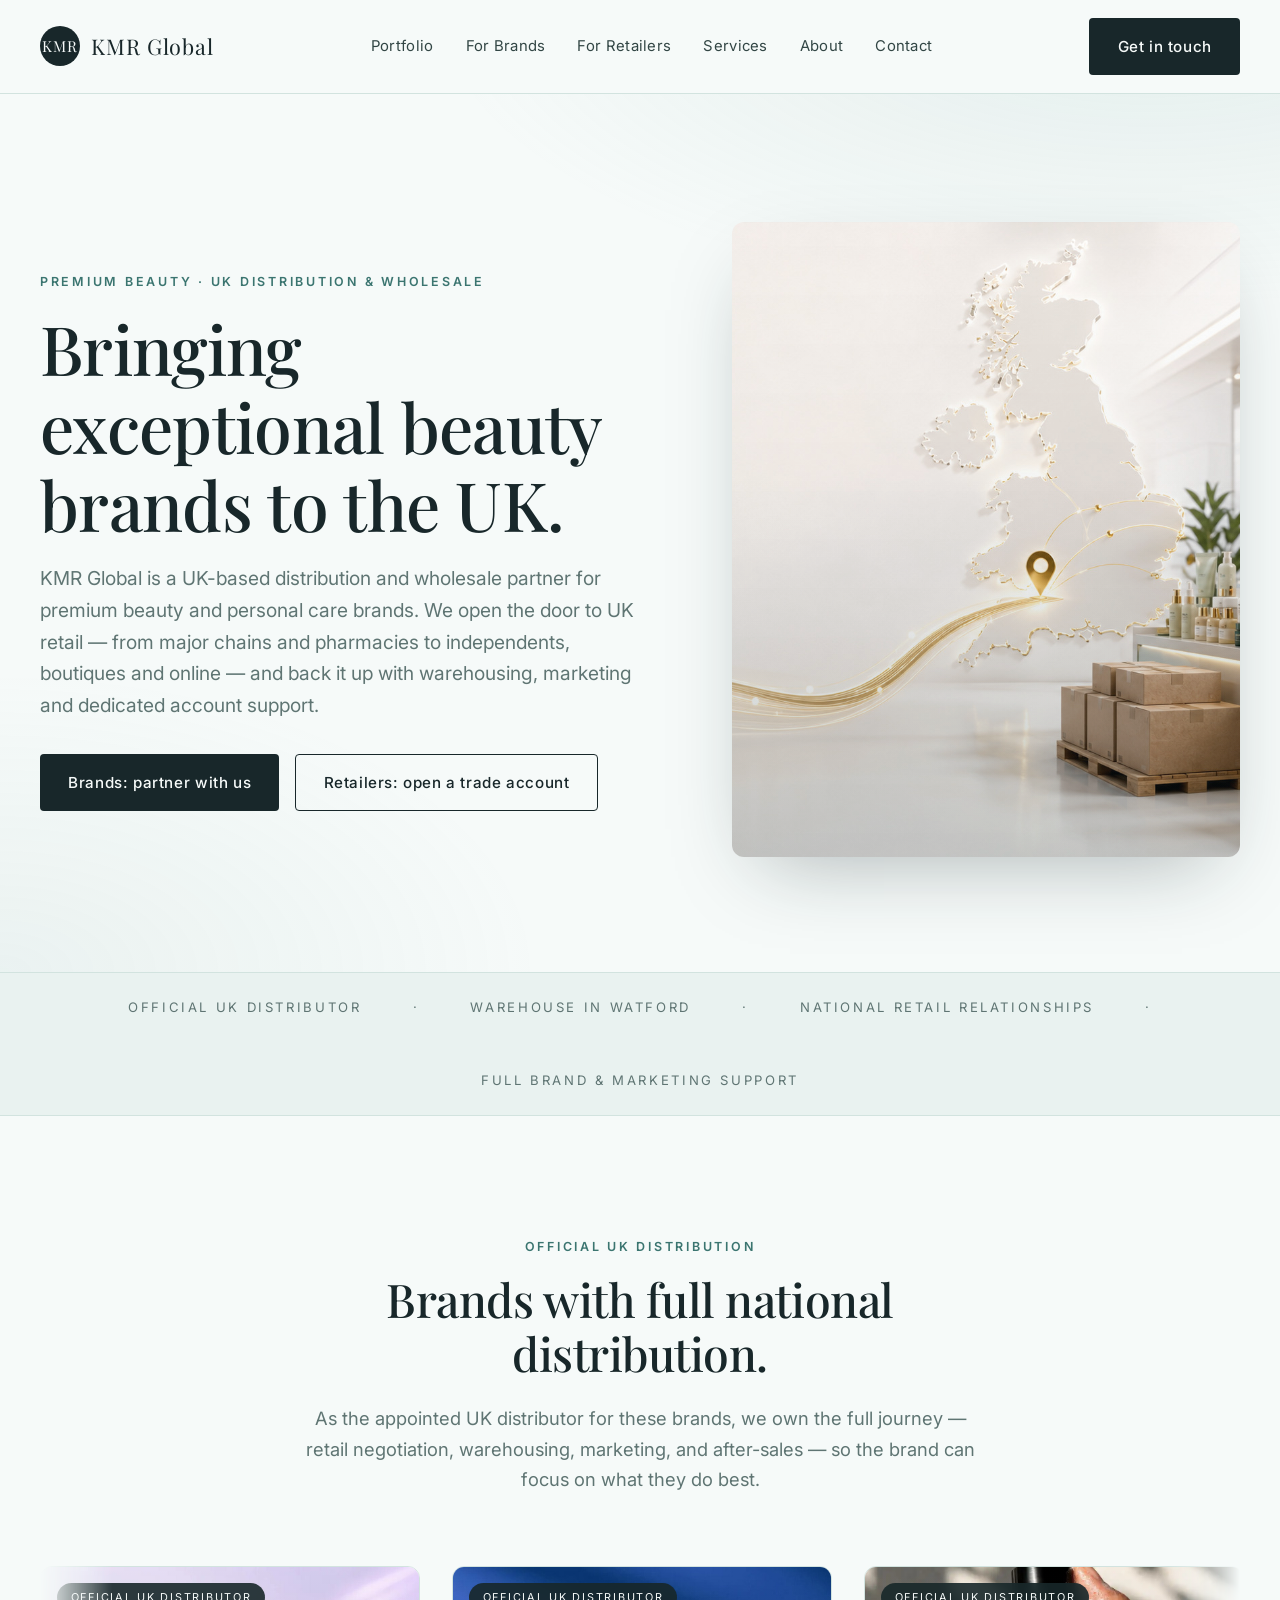
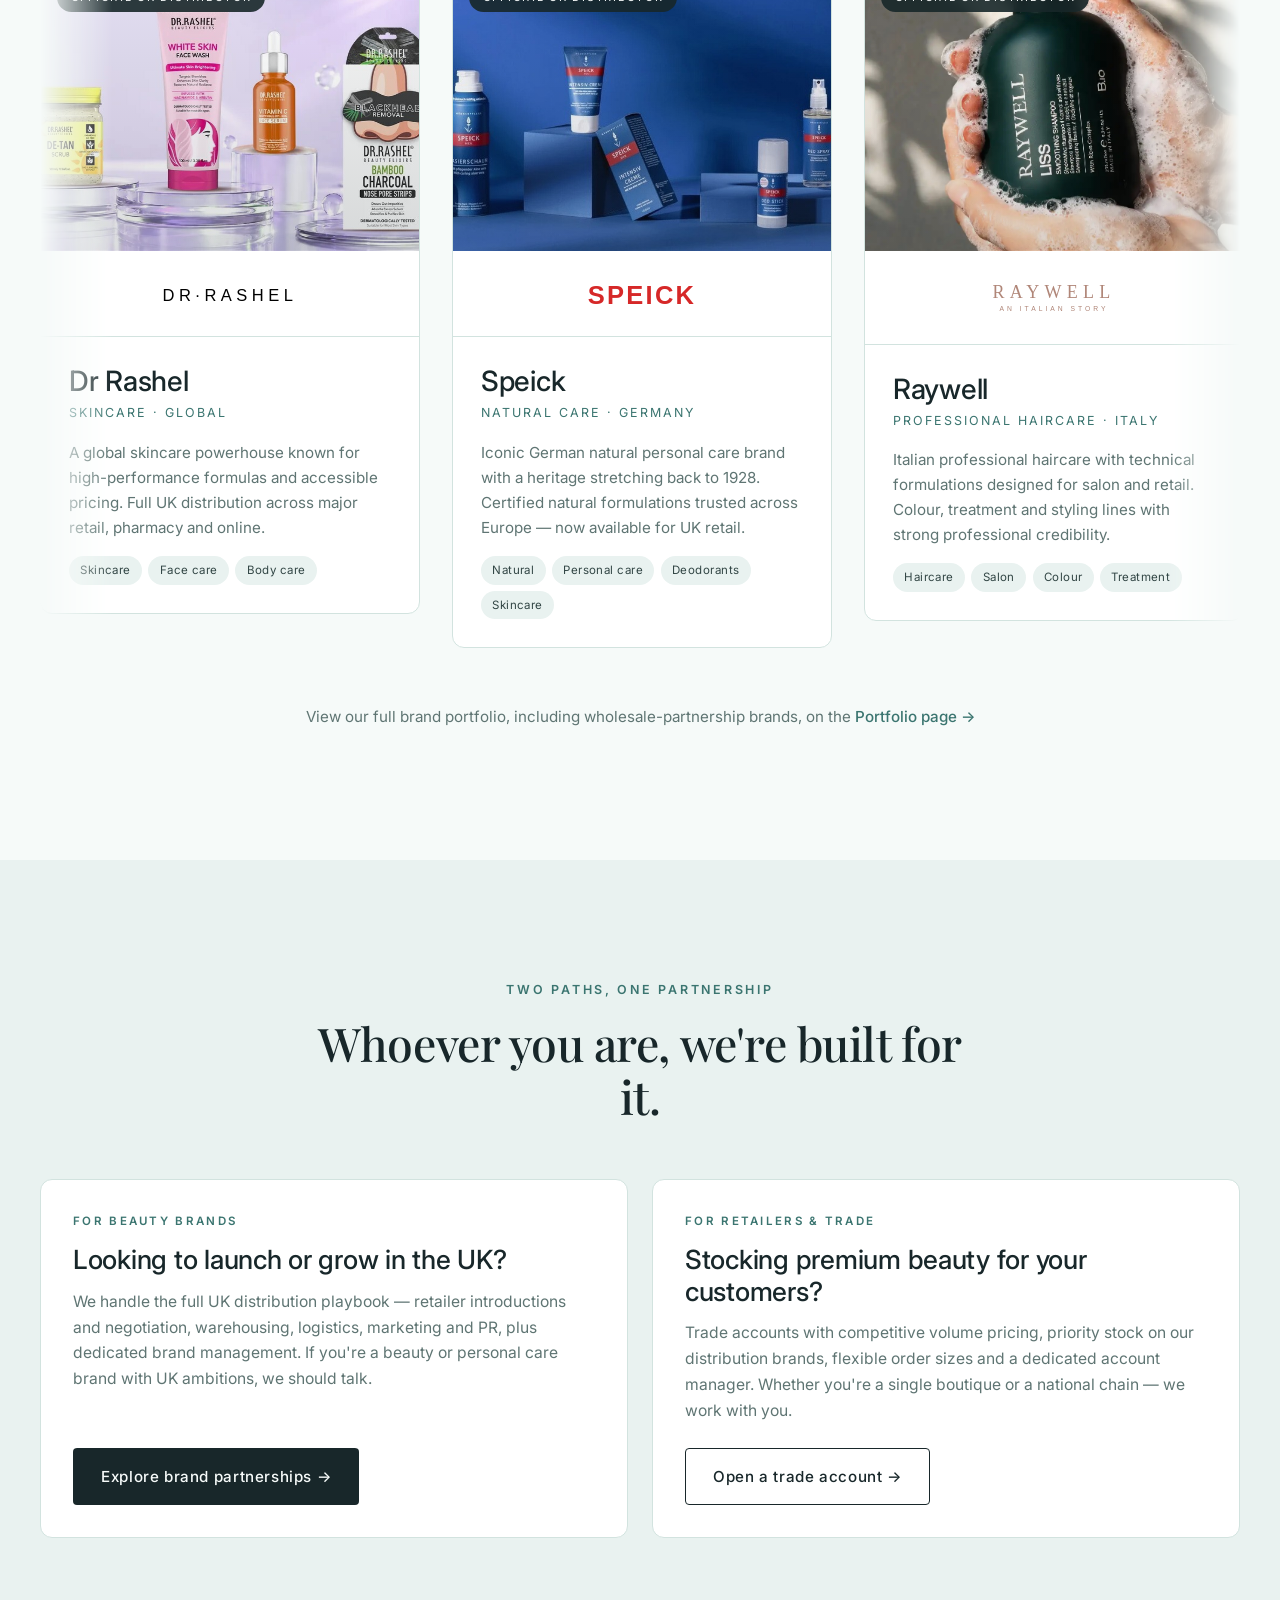
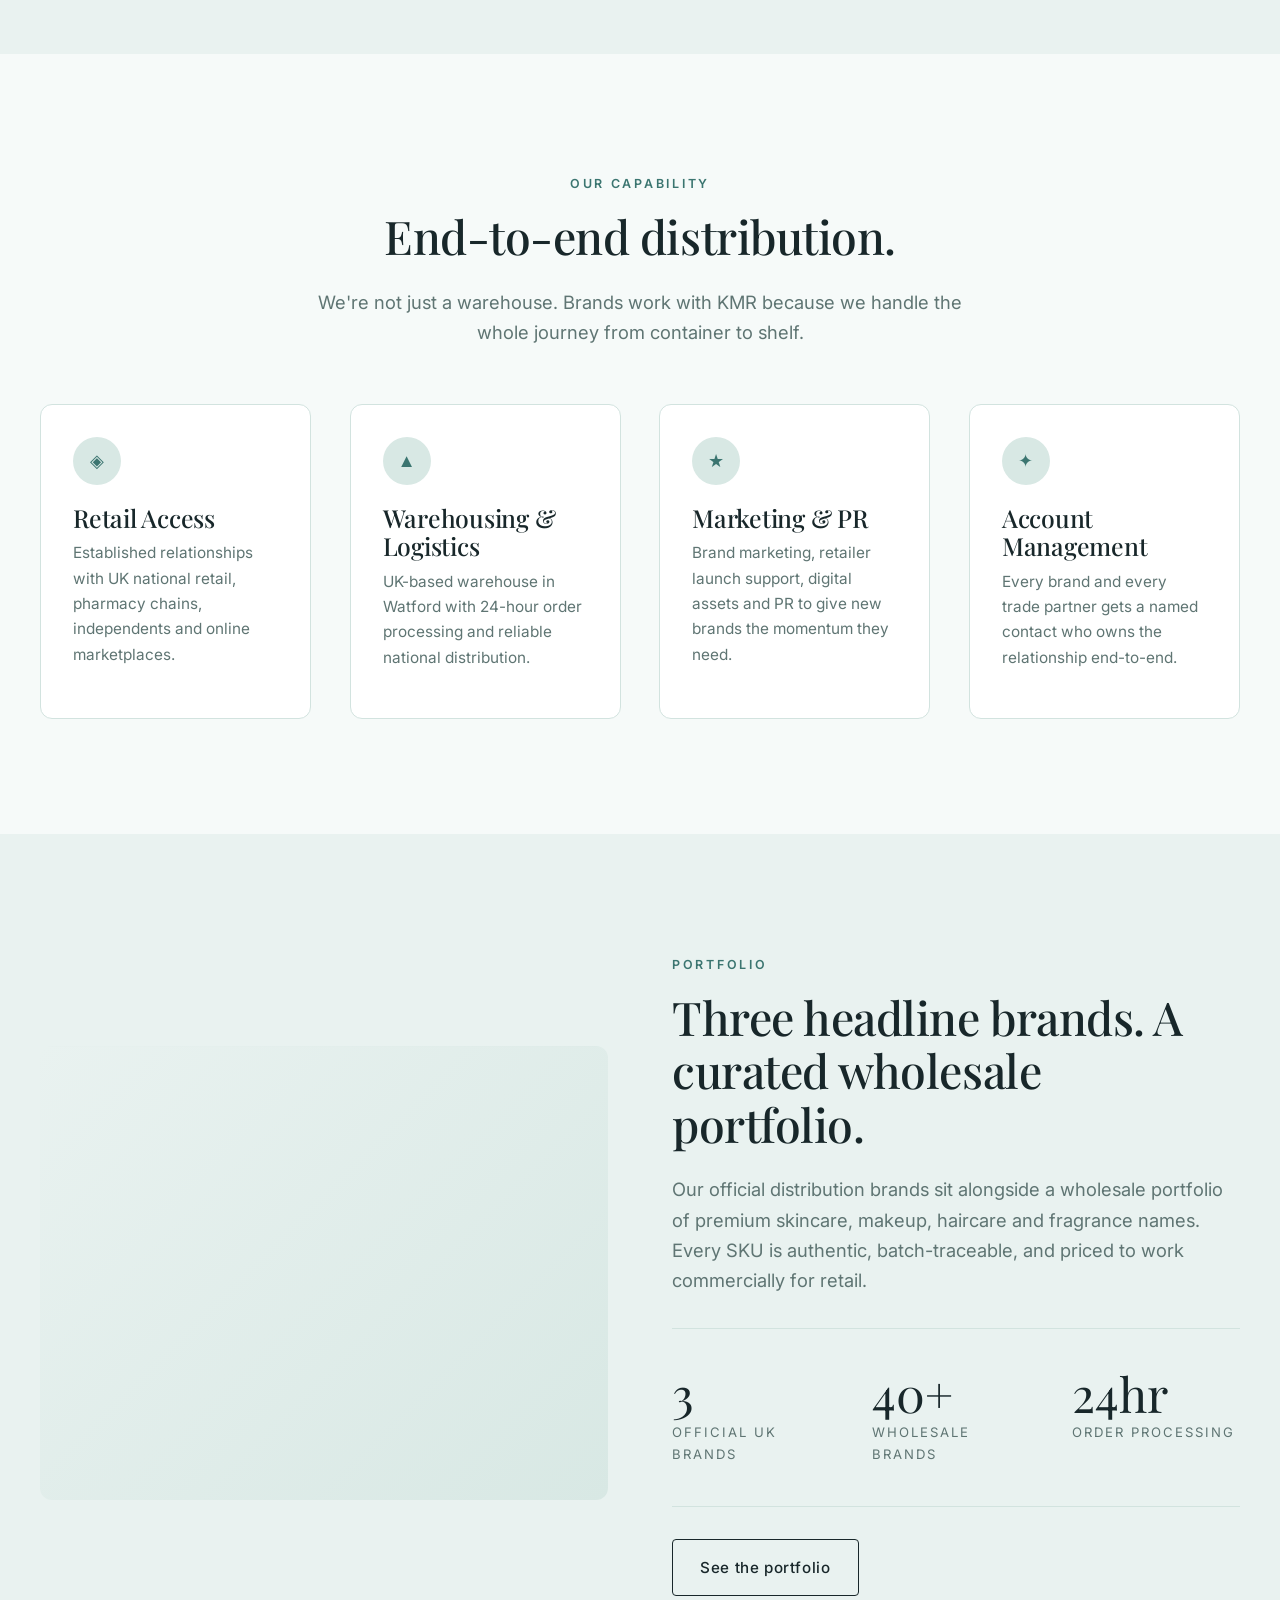
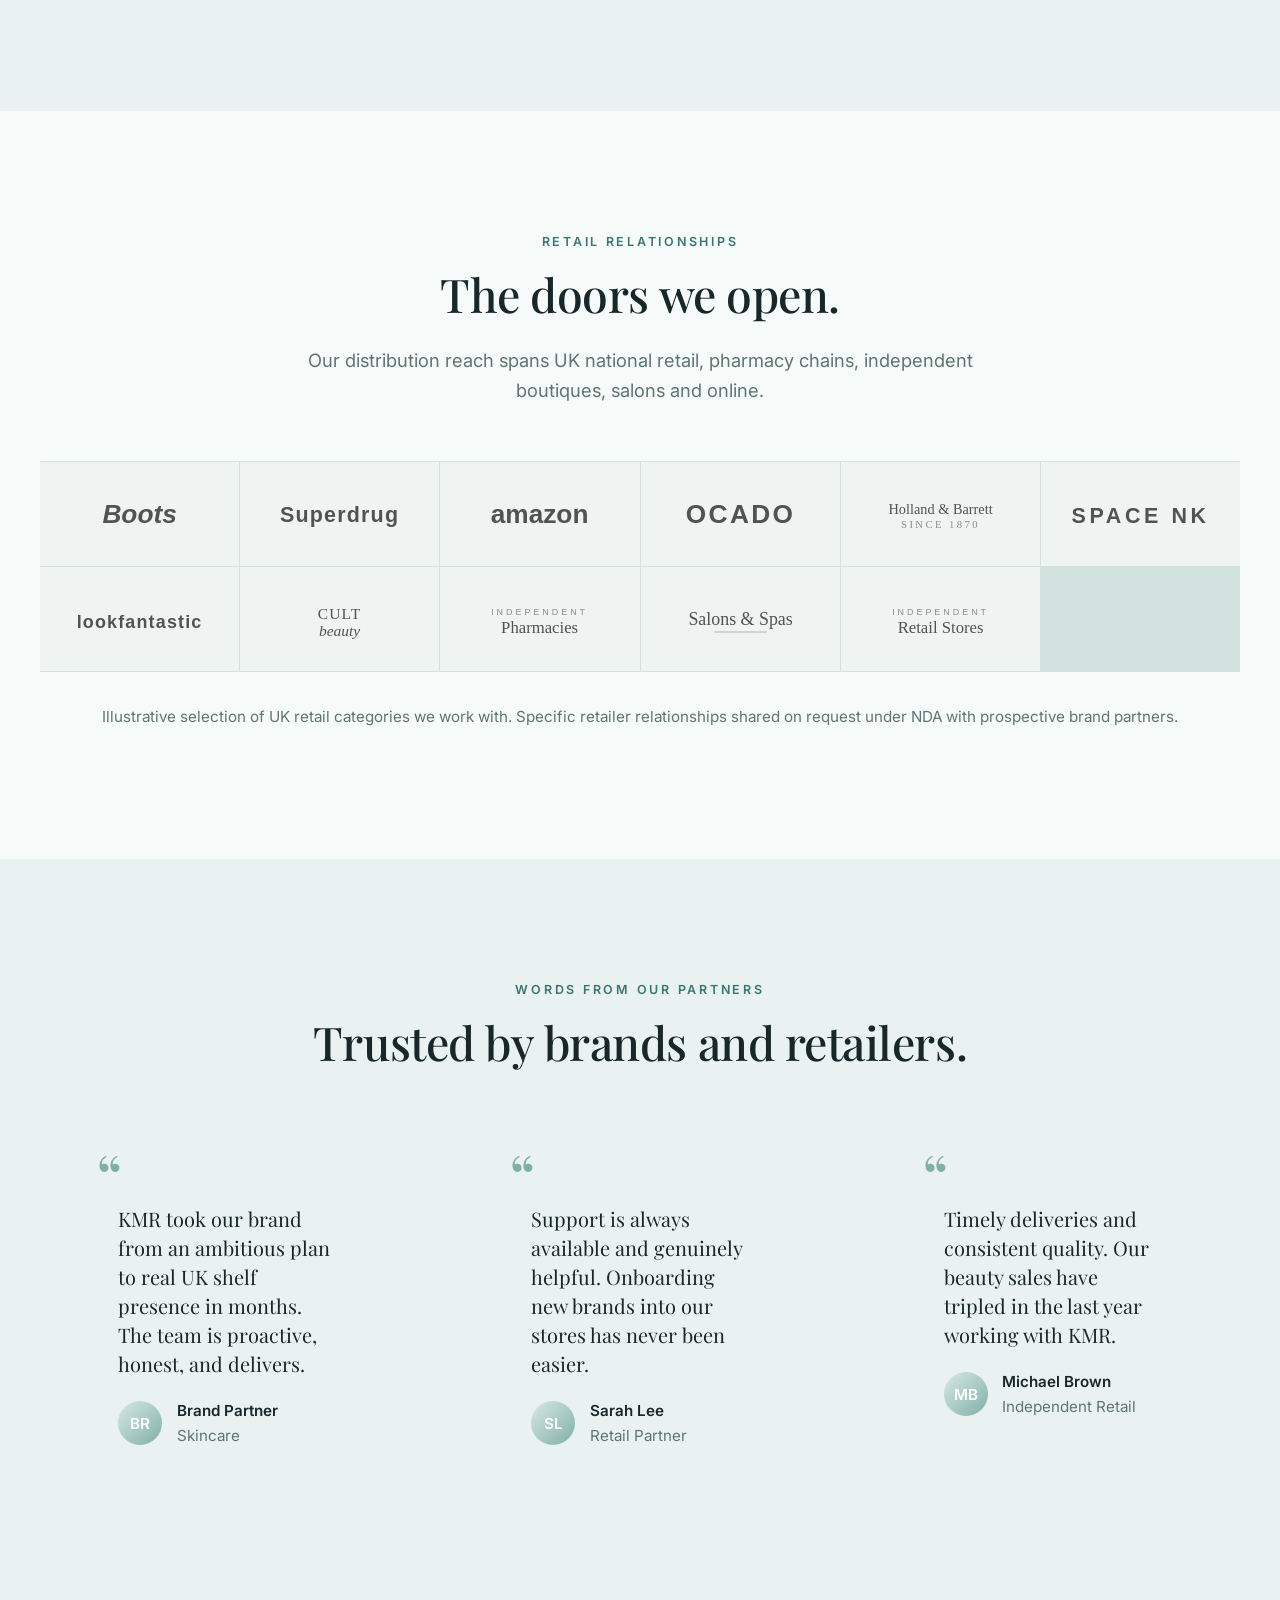
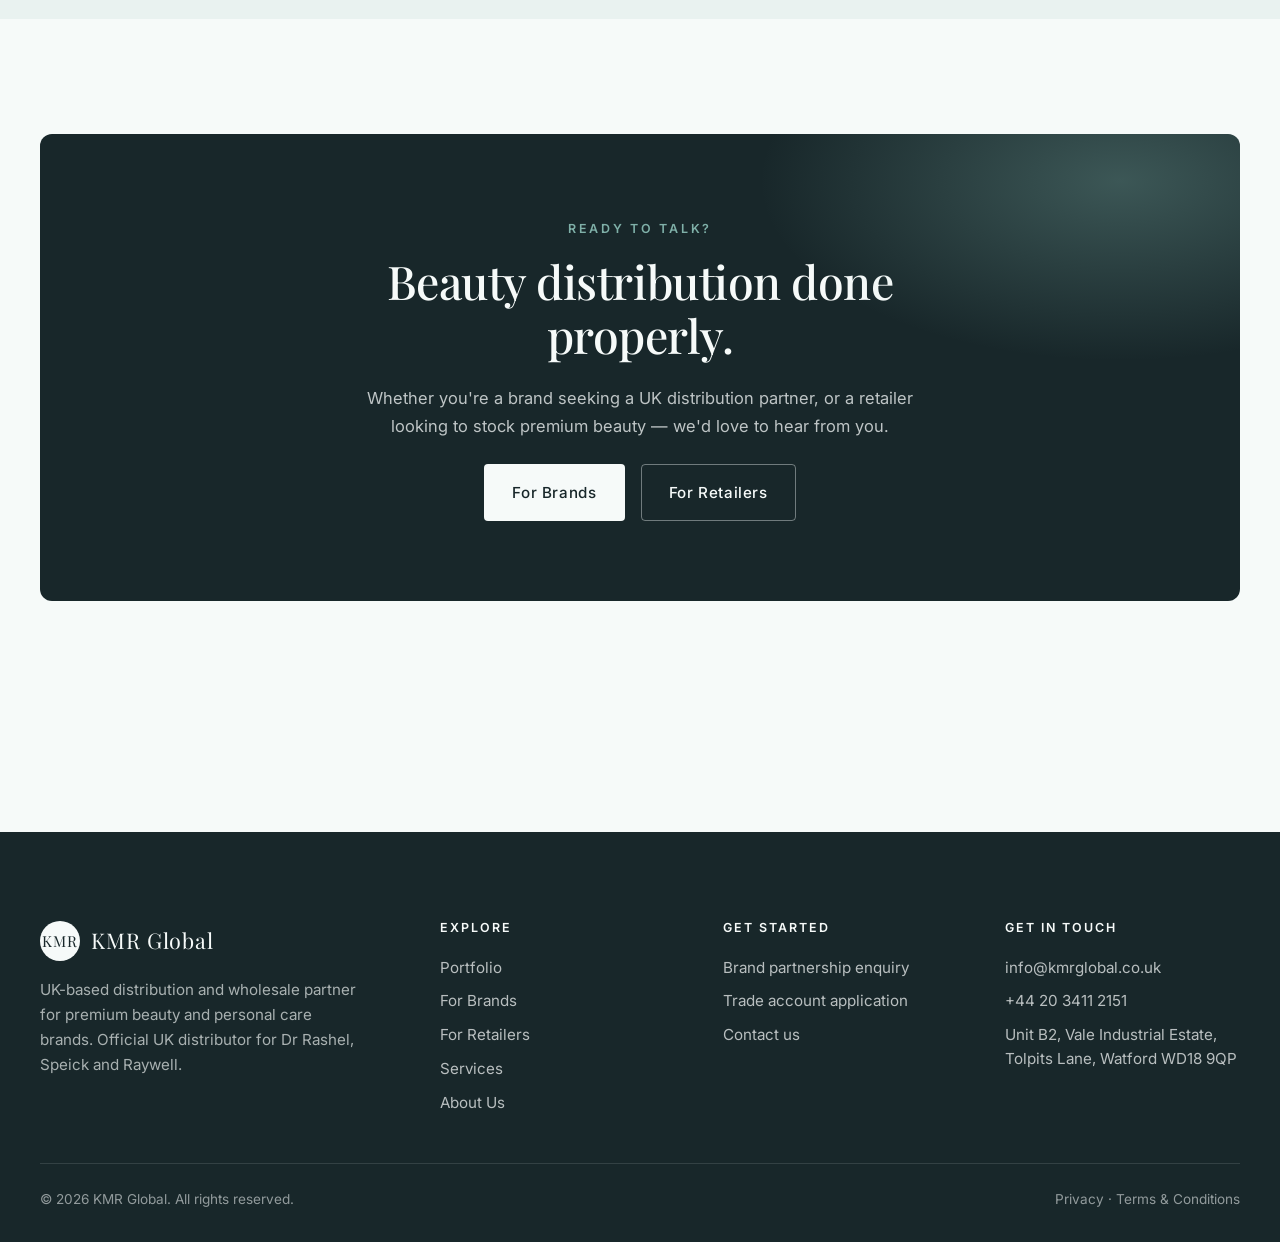
<file: index.html>
<!DOCTYPE html>
<html lang="en">
<head>
  <meta charset="UTF-8" />
  <meta name="viewport" content="width=device-width, initial-scale=1.0" />
  <title>KMR Global — UK Wholesale Distribution for Premium Beauty Brands</title>
  <meta name="description" content="KMR Global is the UK-based wholesale distribution partner for premium beauty and personal care brands. Official UK distributor for Dr Rashel, Speick and Raywell — plus wholesale for a curated portfolio of leading brands." />
  <link rel="preconnect" href="https://fonts.googleapis.com" />
  <link rel="preconnect" href="https://fonts.gstatic.com" crossorigin />
  <link href="https://fonts.googleapis.com/css2?family=Inter:wght@300;400;500;600;700&family=Playfair+Display:wght@400;500;600&display=swap" rel="stylesheet" />
  <link rel="stylesheet" href="assets/styles.css" />
</head>
<body>

  <!-- HEADER -->
  <header class="site-header">
    <div class="container nav">
      <a href="index.html" class="brand">
        <span class="brand-mark">KMR</span>
        <span>KMR Global</span>
      </a>
      <nav class="nav-links" aria-label="Primary">
        <a href="portfolio.html">Portfolio</a>
        <a href="for-brands.html">For Brands</a>
        <a href="wholesale.html">For Retailers</a>
        <a href="services.html">Services</a>
        <a href="about.html">About</a>
        <a href="contact.html">Contact</a>
      </nav>
      <div class="nav-cta">
        <a href="inquiry.html" class="btn btn-primary">Get in touch</a>
        <button class="nav-toggle" aria-label="Menu" aria-expanded="false"><span></span></button>
      </div>
    </div>
    <div class="mobile-menu">
      <a href="portfolio.html">Portfolio</a>
      <a href="for-brands.html">For Brands</a>
      <a href="wholesale.html">For Retailers</a>
      <a href="services.html">Services</a>
      <a href="about.html">About</a>
      <a href="contact.html">Contact</a>
      <a href="inquiry.html" class="btn btn-primary">Get in touch</a>
    </div>
  </header>

  <main>

    <!-- HERO -->
    <section class="hero">
      <div class="container hero-inner">
        <div>
          <span class="eyebrow">Premium Beauty · UK Distribution & Wholesale</span>
          <h1>Bringing exceptional beauty brands to the UK.</h1>
          <p class="lead">KMR Global is a UK-based distribution and wholesale partner for premium beauty and personal care brands. We open the door to UK retail — from major chains and pharmacies to independents, boutiques and online — and back it up with warehousing, marketing and dedicated account support.</p>
          <div class="hero-actions">
            <a href="for-brands.html" class="btn btn-primary">Brands: partner with us</a>
            <a href="wholesale.html" class="btn btn-outline">Retailers: open a trade account</a>
          </div>
        </div>
        <div class="hero-photo" style="background-image: linear-gradient(180deg, rgba(246,250,249,.05), rgba(24,39,42,.10)), url('assets/brands/hero-uk-distribution.jpg'), linear-gradient(140deg, var(--blush), var(--cream));"></div>
      </div>
    </section>

    <!-- TRUST STRIP -->
    <div class="trust-strip">
      <div class="container">
        <span>Official UK distributor</span>
        <span>·</span>
        <span>Warehouse in Watford</span>
        <span>·</span>
        <span>National retail relationships</span>
        <span>·</span>
        <span>Full brand & marketing support</span>
      </div>
    </div>

    <!-- OFFICIAL DISTRIBUTION BRANDS -->
    <section>
      <div class="container">
        <div class="section-title center">
          <span class="eyebrow">Official UK Distribution</span>
          <h2>Brands with full national distribution.</h2>
          <p class="lead">As the appointed UK distributor for these brands, we own the full journey — retail negotiation, warehousing, marketing, and after-sales — so the brand can focus on what they do best.</p>
        </div>
        <div class="brand-banner">
          <div class="brand-banner-track">
            <!-- Set 1 -->
            <div class="brand-banner-slide">
              <article class="dist-card">
                <div class="dist-img" style="background-image: linear-gradient(180deg, rgba(246,250,249,0), rgba(24,39,42,.15)), url('assets/brands/dr-rashel.jpg'), linear-gradient(135deg, var(--blush), var(--cream));">
                  <span class="dist-tag">Official UK Distributor</span>
                </div>
                <div class="brand-logo-band">
                  <svg viewBox="0 0 240 50" xmlns="http://www.w3.org/2000/svg" aria-label="Dr Rashel logo">
                    <text x="120" y="35" text-anchor="middle" font-family="Arial, Helvetica, sans-serif" font-size="22" font-weight="400" fill="#000" letter-spacing="6">DR·RASHEL</text>
                  </svg>
                </div>
                <div class="dist-body">
                  <h3>Dr Rashel</h3>
                  <div class="dist-country">Skincare · Global</div>
                  <p>A global skincare powerhouse known for high-performance formulas and accessible pricing. Full UK distribution across major retail, pharmacy and online.</p>
                  <div class="dist-cats"><span>Skincare</span><span>Face care</span><span>Body care</span></div>
                </div>
              </article>
            </div>
            <div class="brand-banner-slide">
              <article class="dist-card">
                <div class="dist-img" style="background-image: linear-gradient(180deg, rgba(246,250,249,0), rgba(24,39,42,.15)), url('assets/brands/speick.jpg'), linear-gradient(135deg, var(--cream), var(--blush));">
                  <span class="dist-tag">Official UK Distributor</span>
                </div>
                <div class="brand-logo-band">
                  <svg viewBox="0 0 240 50" xmlns="http://www.w3.org/2000/svg" aria-label="Speick logo">
                    <text x="120" y="38" text-anchor="middle" font-family="'Arial Black', Impact, sans-serif" font-size="34" font-weight="900" fill="#D62828" letter-spacing="3">SPEICK</text>
                  </svg>
                </div>
                <div class="dist-body">
                  <h3>Speick</h3>
                  <div class="dist-country">Natural Care · Germany</div>
                  <p>Iconic German natural personal care brand with a heritage stretching back to 1928. Certified natural formulations trusted across Europe — now available for UK retail.</p>
                  <div class="dist-cats"><span>Natural</span><span>Personal care</span><span>Deodorants</span><span>Skincare</span></div>
                </div>
              </article>
            </div>
            <div class="brand-banner-slide">
              <article class="dist-card">
                <div class="dist-img" style="background-image: linear-gradient(180deg, rgba(246,250,249,0), rgba(24,39,42,.15)), url('assets/brands/raywell.jpg'), linear-gradient(135deg, var(--blush), var(--cream));">
                  <span class="dist-tag">Official UK Distributor</span>
                </div>
                <div class="brand-logo-band">
                  <svg viewBox="0 0 240 60" xmlns="http://www.w3.org/2000/svg" aria-label="Raywell logo">
                    <text x="120" y="30" text-anchor="middle" font-family="Georgia, 'Times New Roman', serif" font-size="24" font-weight="400" fill="#B08678" letter-spacing="7">RAYWELL</text>
                    <text x="120" y="48" text-anchor="middle" font-family="Arial, sans-serif" font-size="9" fill="#B08678" letter-spacing="4">AN ITALIAN STORY</text>
                  </svg>
                </div>
                <div class="dist-body">
                  <h3>Raywell</h3>
                  <div class="dist-country">Professional Haircare · Italy</div>
                  <p>Italian professional haircare with technical formulations designed for salon and retail. Colour, treatment and styling lines with strong professional credibility.</p>
                  <div class="dist-cats"><span>Haircare</span><span>Salon</span><span>Colour</span><span>Treatment</span></div>
                </div>
              </article>
            </div>
            <!-- Set 2 (duplicate for seamless loop) -->
            <div class="brand-banner-slide" aria-hidden="true">
              <article class="dist-card">
                <div class="dist-img" style="background-image: linear-gradient(180deg, rgba(246,250,249,0), rgba(24,39,42,.15)), url('assets/brands/dr-rashel.jpg'), linear-gradient(135deg, var(--blush), var(--cream));">
                  <span class="dist-tag">Official UK Distributor</span>
                </div>
                <div class="brand-logo-band">
                  <svg viewBox="0 0 240 50" xmlns="http://www.w3.org/2000/svg"><text x="120" y="35" text-anchor="middle" font-family="Arial, Helvetica, sans-serif" font-size="22" font-weight="400" fill="#000" letter-spacing="6">DR·RASHEL</text></svg>
                </div>
                <div class="dist-body">
                  <h3>Dr Rashel</h3>
                  <div class="dist-country">Skincare · Global</div>
                  <p>A global skincare powerhouse known for high-performance formulas and accessible pricing. Full UK distribution across major retail, pharmacy and online.</p>
                  <div class="dist-cats"><span>Skincare</span><span>Face care</span><span>Body care</span></div>
                </div>
              </article>
            </div>
            <div class="brand-banner-slide" aria-hidden="true">
              <article class="dist-card">
                <div class="dist-img" style="background-image: linear-gradient(180deg, rgba(246,250,249,0), rgba(24,39,42,.15)), url('assets/brands/speick.jpg'), linear-gradient(135deg, var(--cream), var(--blush));">
                  <span class="dist-tag">Official UK Distributor</span>
                </div>
                <div class="brand-logo-band">
                  <svg viewBox="0 0 240 50" xmlns="http://www.w3.org/2000/svg"><text x="120" y="38" text-anchor="middle" font-family="'Arial Black', Impact, sans-serif" font-size="34" font-weight="900" fill="#D62828" letter-spacing="3">SPEICK</text></svg>
                </div>
                <div class="dist-body">
                  <h3>Speick</h3>
                  <div class="dist-country">Natural Care · Germany</div>
                  <p>Iconic German natural personal care brand with a heritage stretching back to 1928. Certified natural formulations trusted across Europe — now available for UK retail.</p>
                  <div class="dist-cats"><span>Natural</span><span>Personal care</span><span>Deodorants</span><span>Skincare</span></div>
                </div>
              </article>
            </div>
            <div class="brand-banner-slide" aria-hidden="true">
              <article class="dist-card">
                <div class="dist-img" style="background-image: linear-gradient(180deg, rgba(246,250,249,0), rgba(24,39,42,.15)), url('assets/brands/raywell.jpg'), linear-gradient(135deg, var(--blush), var(--cream));">
                  <span class="dist-tag">Official UK Distributor</span>
                </div>
                <div class="brand-logo-band">
                  <svg viewBox="0 0 240 60" xmlns="http://www.w3.org/2000/svg"><text x="120" y="30" text-anchor="middle" font-family="Georgia, serif" font-size="24" font-weight="400" fill="#B08678" letter-spacing="7">RAYWELL</text><text x="120" y="48" text-anchor="middle" font-family="Arial, sans-serif" font-size="9" fill="#B08678" letter-spacing="4">AN ITALIAN STORY</text></svg>
                </div>
                <div class="dist-body">
                  <h3>Raywell</h3>
                  <div class="dist-country">Professional Haircare · Italy</div>
                  <p>Italian professional haircare with technical formulations designed for salon and retail. Colour, treatment and styling lines with strong professional credibility.</p>
                  <div class="dist-cats"><span>Haircare</span><span>Salon</span><span>Colour</span><span>Treatment</span></div>
                </div>
              </article>
            </div>
          </div>
        </div>
        <p class="center text-stone" style="margin-top: 2.5rem; font-size: .95rem;">View our full brand portfolio, including wholesale-partnership brands, on the <a href="portfolio.html" style="color: var(--rose-gold-deep); font-weight: 500;">Portfolio page →</a></p>
      </div>
    </section>

    <!-- DUAL AUDIENCE PATHS -->
    <section style="background: var(--cream);">
      <div class="container">
        <div class="section-title center">
          <span class="eyebrow">Two paths, one partnership</span>
          <h2>Whoever you are, we're built for it.</h2>
        </div>
        <div class="audience-grid">
          <div class="audience-card">
            <div class="aud-tag">For Beauty Brands</div>
            <h3>Looking to launch or grow in the UK?</h3>
            <p>We handle the full UK distribution playbook — retailer introductions and negotiation, warehousing, logistics, marketing and PR, plus dedicated brand management. If you're a beauty or personal care brand with UK ambitions, we should talk.</p>
            <a href="for-brands.html" class="btn btn-primary">Explore brand partnerships →</a>
          </div>
          <div class="audience-card">
            <div class="aud-tag">For Retailers & Trade</div>
            <h3>Stocking premium beauty for your customers?</h3>
            <p>Trade accounts with competitive volume pricing, priority stock on our distribution brands, flexible order sizes and a dedicated account manager. Whether you're a single boutique or a national chain — we work with you.</p>
            <a href="wholesale.html" class="btn btn-outline">Open a trade account →</a>
          </div>
        </div>
      </div>
    </section>

    <!-- WHAT WE DO -->
    <section>
      <div class="container">
        <div class="section-title center">
          <span class="eyebrow">Our capability</span>
          <h2>End-to-end distribution.</h2>
          <p class="lead">We're not just a warehouse. Brands work with KMR because we handle the whole journey from container to shelf.</p>
        </div>
        <div class="grid grid-4">
          <article class="card">
            <div class="icon">◈</div>
            <h3>Retail Access</h3>
            <p>Established relationships with UK national retail, pharmacy chains, independents and online marketplaces.</p>
          </article>
          <article class="card">
            <div class="icon">▲</div>
            <h3>Warehousing & Logistics</h3>
            <p>UK-based warehouse in Watford with 24-hour order processing and reliable national distribution.</p>
          </article>
          <article class="card">
            <div class="icon">★</div>
            <h3>Marketing & PR</h3>
            <p>Brand marketing, retailer launch support, digital assets and PR to give new brands the momentum they need.</p>
          </article>
          <article class="card">
            <div class="icon">✦</div>
            <h3>Account Management</h3>
            <p>Every brand and every trade partner gets a named contact who owns the relationship end-to-end.</p>
          </article>
        </div>
      </div>
    </section>

    <!-- EDITORIAL SPLIT -->
    <section style="background: var(--cream);">
      <div class="container split">
        <div class="section-image" style="background-image: url('https://images.unsplash.com/photo-1571781926291-c477ebfd024b?auto=format&fit=crop&w=1200&q=80'), linear-gradient(135deg, var(--cream), var(--blush));"></div>
        <div>
          <span class="eyebrow">Portfolio</span>
          <h2>Three headline brands. A curated wholesale portfolio.</h2>
          <p class="lead">Our official distribution brands sit alongside a wholesale portfolio of premium skincare, makeup, haircare and fragrance names. Every SKU is authentic, batch-traceable, and priced to work commercially for retail.</p>
          <div class="stats" style="margin-top: 2rem;">
            <div><div class="stat-num">3</div><div class="stat-lbl">Official UK brands</div></div>
            <div><div class="stat-num">40+</div><div class="stat-lbl">Wholesale brands</div></div>
            <div><div class="stat-num">24hr</div><div class="stat-lbl">Order processing</div></div>
          </div>
          <div style="margin-top: 2rem;">
            <a href="portfolio.html" class="btn btn-outline">See the portfolio</a>
          </div>
        </div>
      </div>
    </section>

    <!-- RETAILER RELATIONSHIPS -->
    <section>
      <div class="container">
        <div class="section-title center">
          <span class="eyebrow">Retail relationships</span>
          <h2>The doors we open.</h2>
          <p class="lead">Our distribution reach spans UK national retail, pharmacy chains, independent boutiques, salons and online.</p>
        </div>
        <div class="retailer-strip">
          <div><svg viewBox="0 0 140 40" xmlns="http://www.w3.org/2000/svg" aria-label="Boots"><text x="70" y="28" text-anchor="middle" font-family="Arial, sans-serif" font-size="22" font-weight="700" font-style="italic" fill="#18272A">Boots</text></svg></div>
          <div><svg viewBox="0 0 140 40" xmlns="http://www.w3.org/2000/svg" aria-label="Superdrug"><text x="70" y="27" text-anchor="middle" font-family="Arial, sans-serif" font-size="18" font-weight="700" fill="#18272A" letter-spacing="1">Superdrug</text></svg></div>
          <div><svg viewBox="0 0 140 40" xmlns="http://www.w3.org/2000/svg" aria-label="Amazon"><text x="70" y="28" text-anchor="middle" font-family="Arial, sans-serif" font-size="22" font-weight="700" fill="#18272A">amazon</text></svg></div>
          <div><svg viewBox="0 0 140 40" xmlns="http://www.w3.org/2000/svg" aria-label="Ocado"><text x="70" y="28" text-anchor="middle" font-family="Arial, sans-serif" font-size="22" font-weight="600" fill="#18272A" letter-spacing="2">OCADO</text></svg></div>
          <div><svg viewBox="0 0 140 40" xmlns="http://www.w3.org/2000/svg" aria-label="Holland &amp; Barrett"><text x="70" y="20" text-anchor="middle" font-family="Georgia, serif" font-size="12" font-weight="500" fill="#18272A">Holland &amp; Barrett</text><text x="70" y="32" text-anchor="middle" font-family="Georgia, serif" font-size="9" fill="#5F7573" letter-spacing="2">SINCE 1870</text></svg></div>
          <div><svg viewBox="0 0 140 40" xmlns="http://www.w3.org/2000/svg" aria-label="Space NK"><text x="70" y="28" text-anchor="middle" font-family="Arial, sans-serif" font-size="18" font-weight="600" fill="#18272A" letter-spacing="3">SPACE NK</text></svg></div>
          <div><svg viewBox="0 0 140 40" xmlns="http://www.w3.org/2000/svg" aria-label="Lookfantastic"><text x="70" y="28" text-anchor="middle" font-family="Arial, sans-serif" font-size="15" font-weight="700" fill="#18272A" letter-spacing="1">lookfantastic</text></svg></div>
          <div><svg viewBox="0 0 140 40" xmlns="http://www.w3.org/2000/svg" aria-label="Cult Beauty"><text x="70" y="20" text-anchor="middle" font-family="Georgia, serif" font-size="13" font-weight="500" fill="#18272A" letter-spacing="1">CULT</text><text x="70" y="34" text-anchor="middle" font-family="Georgia, serif" font-size="13" font-weight="500" font-style="italic" fill="#18272A">beauty</text></svg></div>
          <!-- KMR-CHANNEL-TILES: channel types, styled to sit alongside the named retailers -->
          <div><svg viewBox="0 0 140 40" xmlns="http://www.w3.org/2000/svg" aria-label="Independent Pharmacies"><text x="70" y="17" text-anchor="middle" font-family="Arial, sans-serif" font-size="7.5" fill="#5F7573" letter-spacing="2.5">INDEPENDENT</text><text x="70" y="32" text-anchor="middle" font-family="Georgia, serif" font-size="14" font-weight="500" fill="#18272A">Pharmacies</text></svg></div>
          <div><svg viewBox="0 0 140 40" xmlns="http://www.w3.org/2000/svg" aria-label="Salons and Spas"><text x="70" y="25" text-anchor="middle" font-family="Georgia, serif" font-size="15" font-weight="500" fill="#18272A">Salons &amp; Spas</text><line x1="48" y1="31" x2="92" y2="31" stroke="#7FB0A8" stroke-width="1"/></svg></div>
          <div><svg viewBox="0 0 140 40" xmlns="http://www.w3.org/2000/svg" aria-label="Independent Retail Stores"><text x="70" y="17" text-anchor="middle" font-family="Arial, sans-serif" font-size="7.5" fill="#5F7573" letter-spacing="2.5">INDEPENDENT</text><text x="70" y="32" text-anchor="middle" font-family="Georgia, serif" font-size="14" font-weight="500" fill="#18272A">Retail Stores</text></svg></div>
        </div>
        <p class="center text-stone" style="margin-top: 2rem; font-size: .95rem;">Illustrative selection of UK retail categories we work with. Specific retailer relationships shared on request under NDA with prospective brand partners.</p>
      </div>
    </section>

    <!-- TESTIMONIALS -->
    <section style="background: var(--cream);">
      <div class="container">
        <div class="section-title center">
          <span class="eyebrow">Words from our partners</span>
          <h2>Trusted by brands and retailers.</h2>
        </div>
        <div class="grid grid-3">
          <blockquote class="quote">
            <p>KMR took our brand from an ambitious plan to real UK shelf presence in months. The team is proactive, honest, and delivers.</p>
            <footer><div class="avatar">BR</div><div><strong>Brand Partner</strong>Skincare</div></footer>
          </blockquote>
          <blockquote class="quote">
            <p>Support is always available and genuinely helpful. Onboarding new brands into our stores has never been easier.</p>
            <footer><div class="avatar">SL</div><div><strong>Sarah Lee</strong>Retail Partner</div></footer>
          </blockquote>
          <blockquote class="quote">
            <p>Timely deliveries and consistent quality. Our beauty sales have tripled in the last year working with KMR.</p>
            <footer><div class="avatar">MB</div><div><strong>Michael Brown</strong>Independent Retail</div></footer>
          </blockquote>
        </div>
      </div>
    </section>

    <!-- CTA -->
    <section>
      <div class="container">
        <div class="cta-band center">
          <div class="container" style="width: min(100% - 3rem, 62ch);">
            <span class="eyebrow" style="color: var(--rose-gold);">Ready to talk?</span>
            <h2>Beauty distribution done properly.</h2>
            <p>Whether you're a brand seeking a UK distribution partner, or a retailer looking to stock premium beauty — we'd love to hear from you.</p>
            <div style="display: flex; gap: 1rem; justify-content: center; flex-wrap: wrap; margin-top: 1.5rem;">
              <a href="for-brands.html" class="btn btn-primary">For Brands</a>
              <a href="wholesale.html" class="btn btn-outline">For Retailers</a>
            </div>
          </div>
        </div>
      </div>
    </section>

  </main>

  <!-- FOOTER -->
  <footer class="site-footer">
    <div class="container">
      <div class="footer-top">
        <div class="footer-brand">
          <a href="index.html" class="brand">
            <span class="brand-mark">KMR</span>
            <span>KMR Global</span>
          </a>
          <p>UK-based distribution and wholesale partner for premium beauty and personal care brands. Official UK distributor for Dr Rashel, Speick and Raywell.</p>
        </div>
        <div class="footer-col">
          <h4>Explore</h4>
          <ul>
            <li><a href="portfolio.html">Portfolio</a></li>
            <li><a href="for-brands.html">For Brands</a></li>
            <li><a href="wholesale.html">For Retailers</a></li>
            <li><a href="services.html">Services</a></li>
            <li><a href="about.html">About Us</a></li>
          </ul>
        </div>
        <div class="footer-col">
          <h4>Get started</h4>
          <ul>
            <li><a href="for-brands.html">Brand partnership enquiry</a></li>
            <li><a href="inquiry.html">Trade account application</a></li>
            <li><a href="contact.html">Contact us</a></li>
          </ul>
        </div>
        <div class="footer-col">
          <h4>Get in touch</h4>
          <ul>
            <li><a href="mailto:info@kmrglobal.co.uk">info@kmrglobal.co.uk</a></li>
            <li><a href="tel:+442034112151">+44 20 3411 2151</a></li>
            <li>Unit B2, Vale Industrial Estate,<br/>Tolpits Lane, Watford WD18 9QP</li>
          </ul>
        </div>
      </div>
      <div class="footer-bottom">
        <span>© 2026 KMR Global. All rights reserved.</span>
        <span><a href="#">Privacy</a> · <a href="#">Terms & Conditions</a></span>
      </div>
    </div>
  </footer>

  <script src="assets/main.js"></script>
</body>
</html>
</file>
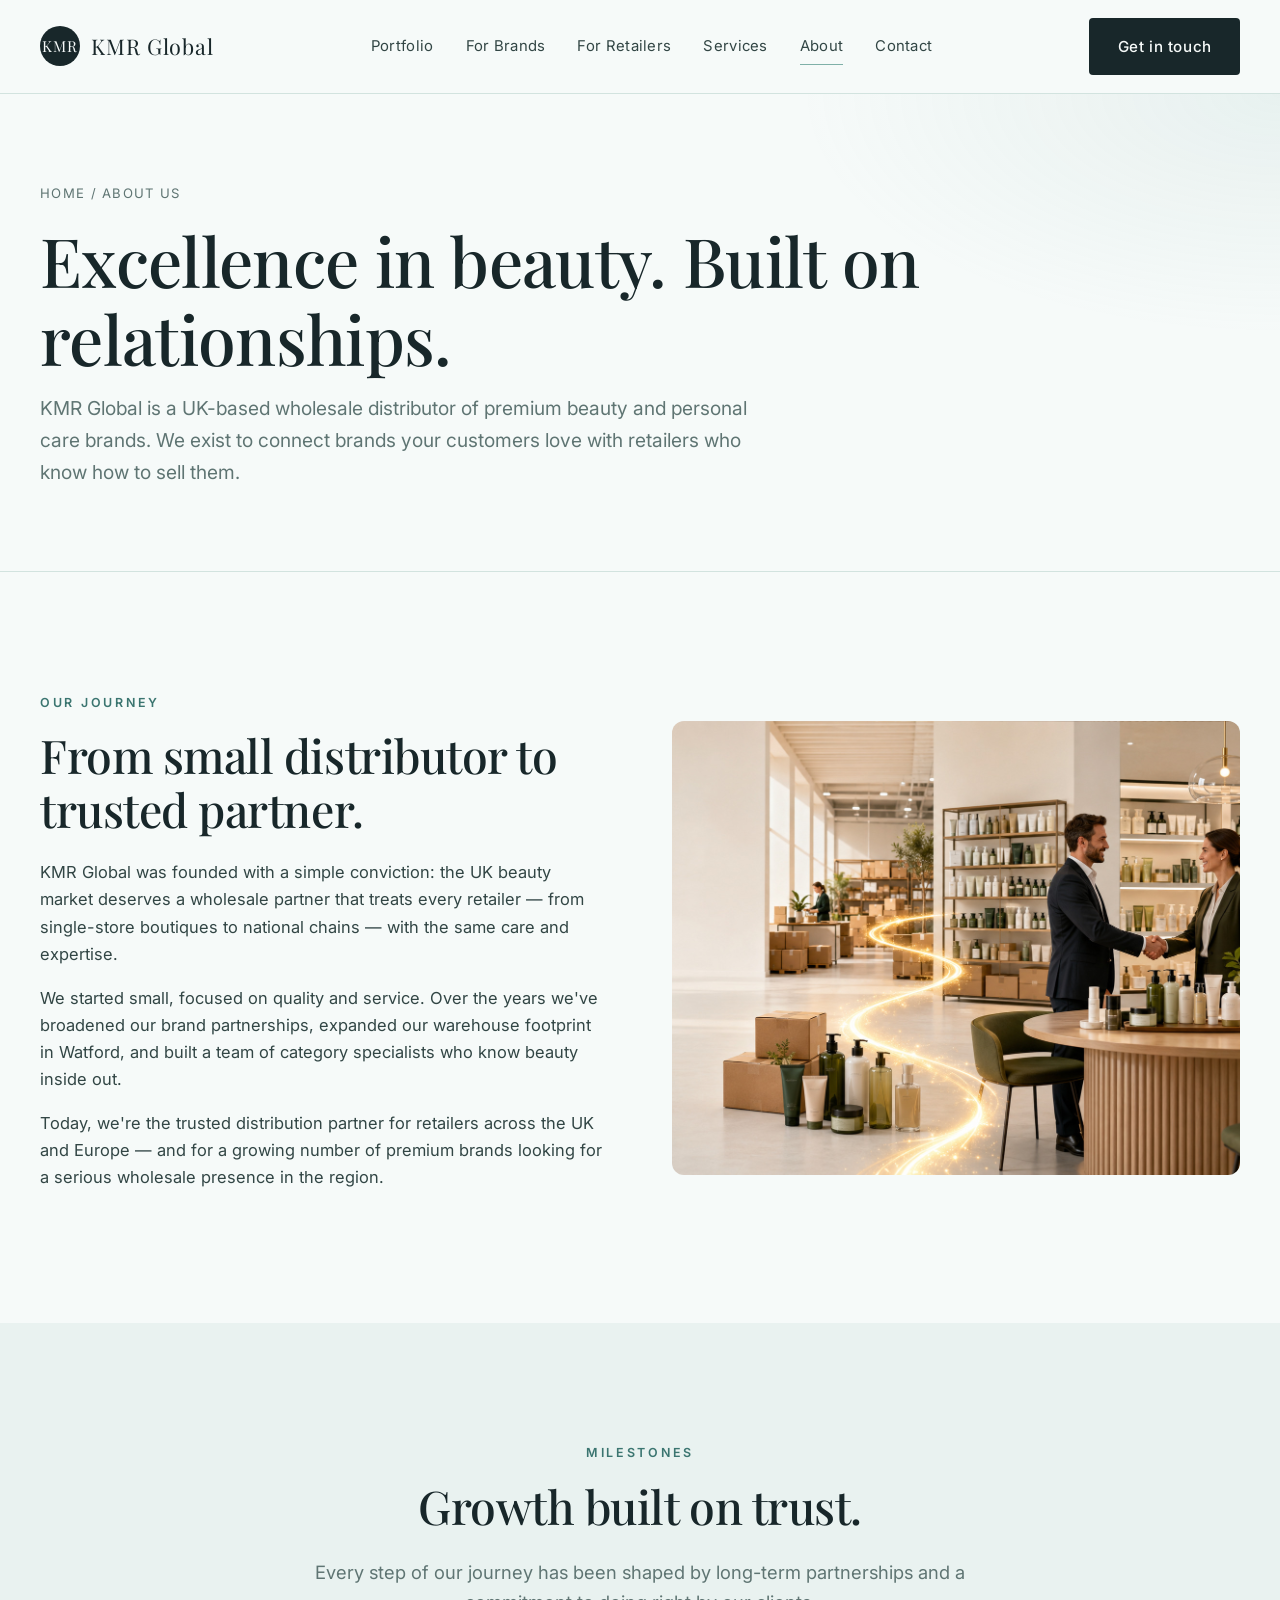
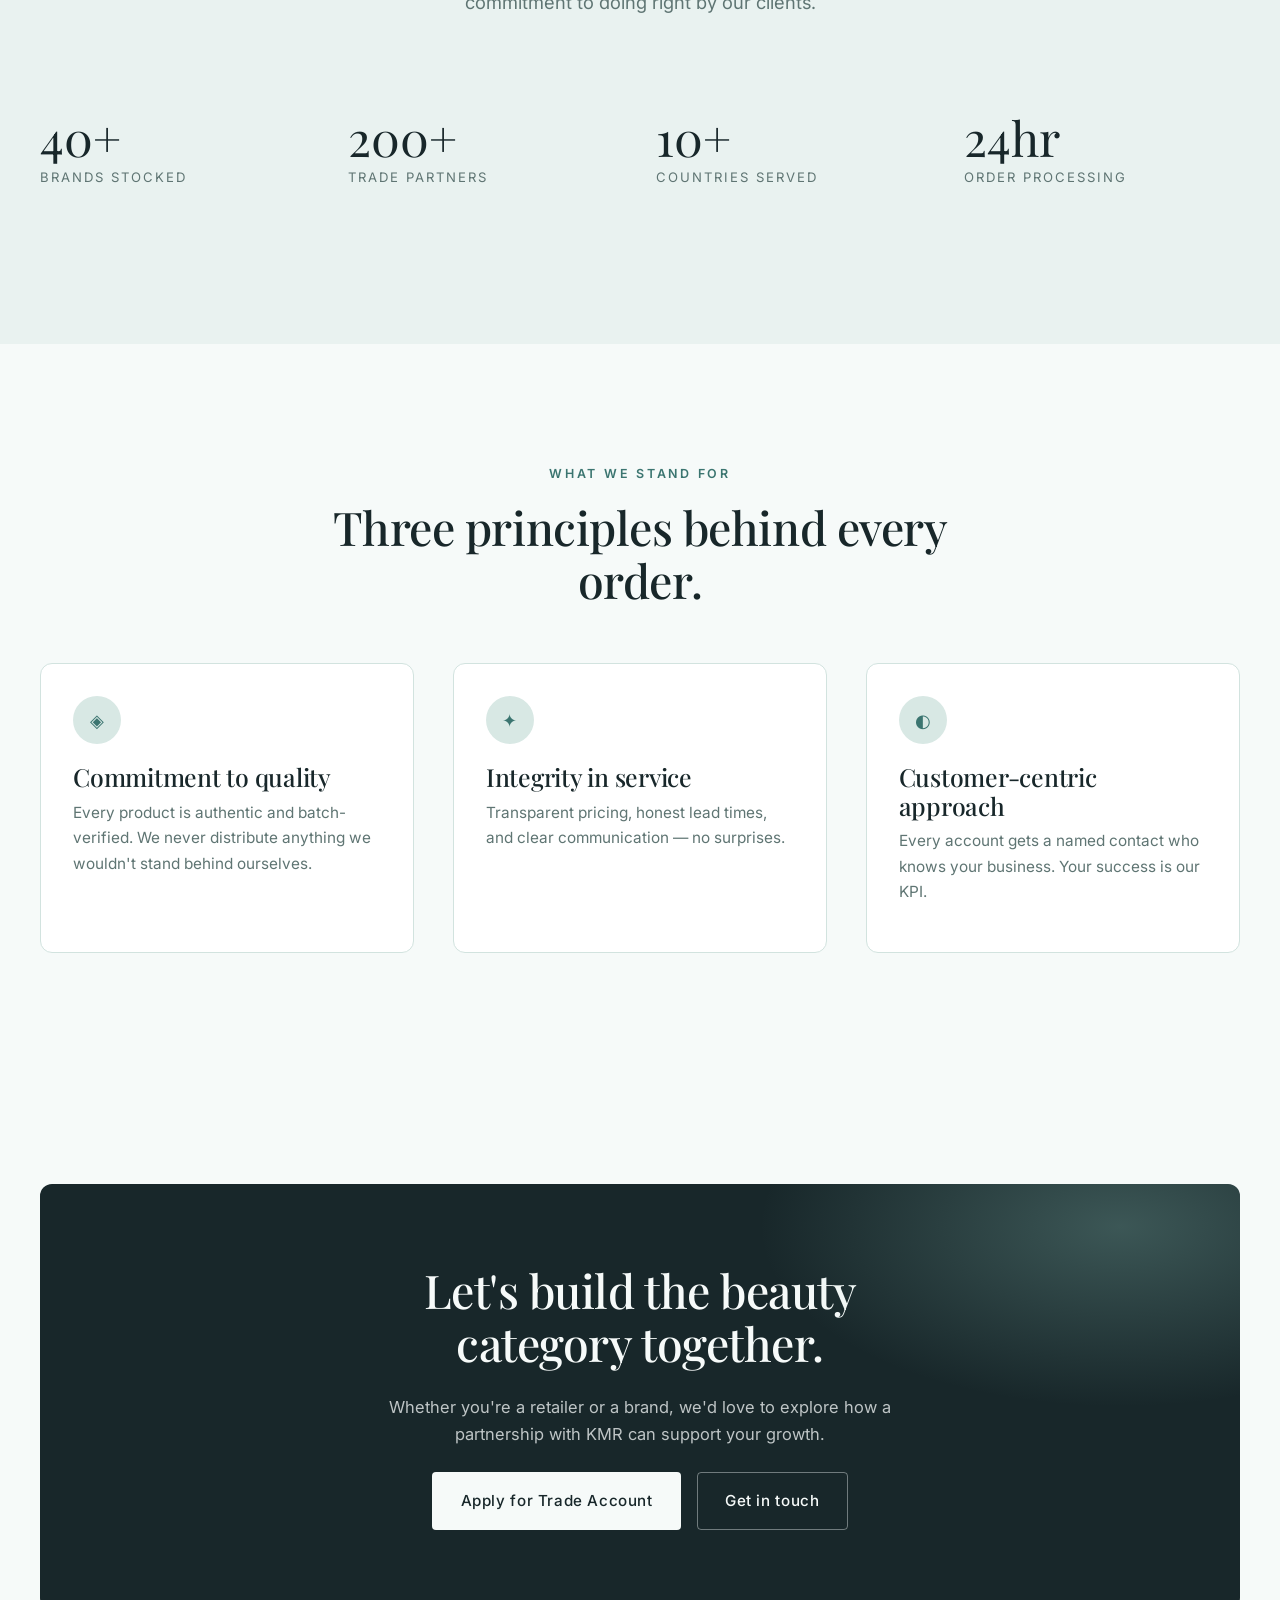
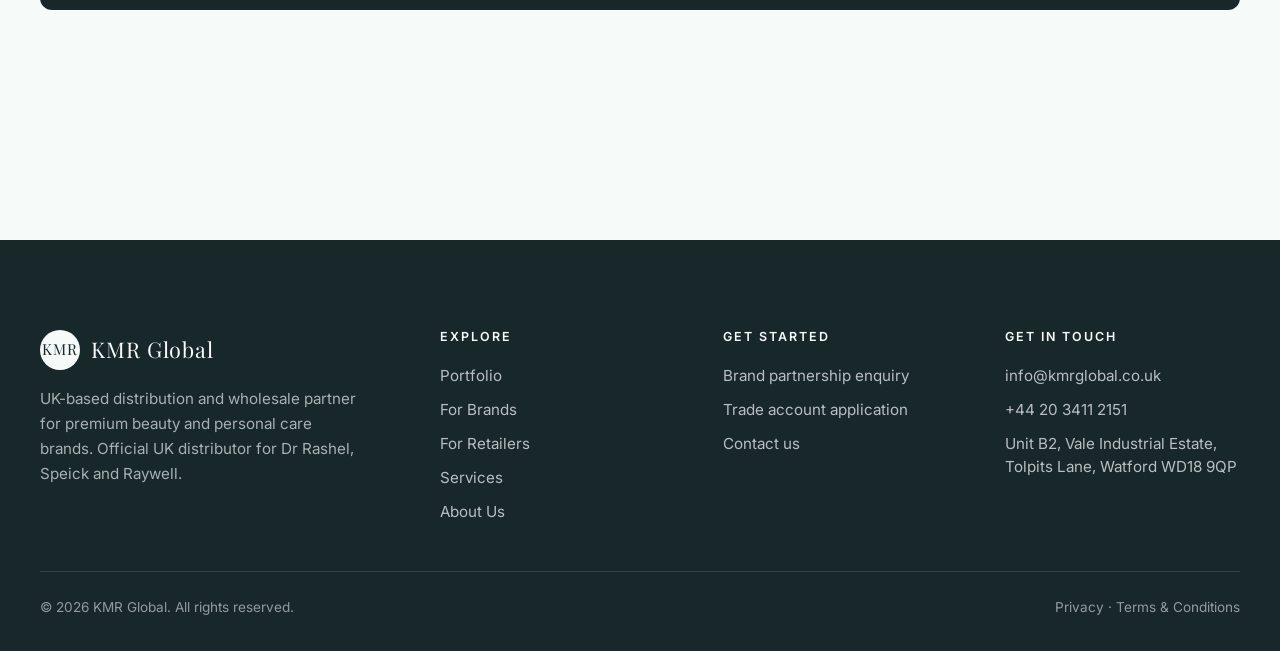
<file: about.html>
<!DOCTYPE html>
<html lang="en">
<head>
  <meta charset="UTF-8" />
  <meta name="viewport" content="width=device-width, initial-scale=1.0" />
  <title>About Us — KMR Global</title>
  <meta name="description" content="Founded on a passion for beauty, KMR Global is a UK-based wholesale distributor connecting premium brands with retailers who share our commitment to quality." />
  <link rel="preconnect" href="https://fonts.googleapis.com" />
  <link rel="preconnect" href="https://fonts.gstatic.com" crossorigin />
  <link href="https://fonts.googleapis.com/css2?family=Inter:wght@300;400;500;600;700&family=Playfair+Display:wght@400;500;600&display=swap" rel="stylesheet" />
  <link rel="stylesheet" href="assets/styles.css" />
</head>
<body>

  <header class="site-header">
    <div class="container nav">
      <a href="index.html" class="brand"><span class="brand-mark">KMR</span><span>KMR Global</span></a>
      <nav class="nav-links" aria-label="Primary">
        <a href="portfolio.html">Portfolio</a><a href="for-brands.html">For Brands</a><a href="wholesale.html">For Retailers</a><a href="services.html">Services</a><a href="about.html" class="active">About</a><a href="contact.html">Contact</a>
      </nav>
      <div class="nav-cta">
        <a href="inquiry.html" class="btn btn-primary">Get in touch</a>
        <button class="nav-toggle" aria-label="Menu" aria-expanded="false"><span></span></button>
      </div>
    </div>
    <div class="mobile-menu"><a href="portfolio.html">Portfolio</a><a href="for-brands.html">For Brands</a><a href="wholesale.html">For Retailers</a><a href="services.html">Services</a><a href="about.html">About</a><a href="contact.html">Contact</a><a href="inquiry.html" class="btn btn-primary">Get in touch</a></div>
  </header>

  <main>

    <section class="page-hero">
      <div class="container">
        <div class="crumbs"><a href="index.html">Home</a> / About Us</div>
        <h1>Excellence in beauty. Built on relationships.</h1>
        <p class="lead">KMR Global is a UK-based wholesale distributor of premium beauty and personal care brands. We exist to connect brands your customers love with retailers who know how to sell them.</p>
      </div>
    </section>

    <section>
      <div class="container split">
        <div>
          <span class="eyebrow">Our journey</span>
          <h2>From small distributor to trusted partner.</h2>
          <p>KMR Global was founded with a simple conviction: the UK beauty market deserves a wholesale partner that treats every retailer — from single-store boutiques to national chains — with the same care and expertise.</p>
          <p>We started small, focused on quality and service. Over the years we've broadened our brand partnerships, expanded our warehouse footprint in Watford, and built a team of category specialists who know beauty inside out.</p>
          <p>Today, we're the trusted distribution partner for retailers across the UK and Europe — and for a growing number of premium brands looking for a serious wholesale presence in the region.</p>
        </div>
        <div class="section-image" style="background-image: url('assets/brands/about-partnership.jpg'), linear-gradient(135deg, var(--cream), var(--blush)); background-position: 78% center;"></div>
      </div>
    </section>

    <section style="background: var(--cream);">
      <div class="container">
        <div class="section-title center">
          <span class="eyebrow">Milestones</span>
          <h2>Growth built on trust.</h2>
          <p class="lead">Every step of our journey has been shaped by long-term partnerships and a commitment to doing right by our clients.</p>
        </div>
        <div class="stats" style="border: 0;">
          <div><div class="stat-num">40+</div><div class="stat-lbl">Brands stocked</div></div>
          <div><div class="stat-num">200+</div><div class="stat-lbl">Trade partners</div></div>
          <div><div class="stat-num">10+</div><div class="stat-lbl">Countries served</div></div>
          <div><div class="stat-num">24hr</div><div class="stat-lbl">Order processing</div></div>
        </div>
      </div>
    </section>

    <section>
      <div class="container">
        <div class="section-title center">
          <span class="eyebrow">What we stand for</span>
          <h2>Three principles behind every order.</h2>
        </div>
        <div class="grid grid-3">
          <div class="card"><div class="icon">◈</div><h3>Commitment to quality</h3><p>Every product is authentic and batch-verified. We never distribute anything we wouldn't stand behind ourselves.</p></div>
          <div class="card"><div class="icon">✦</div><h3>Integrity in service</h3><p>Transparent pricing, honest lead times, and clear communication — no surprises.</p></div>
          <div class="card"><div class="icon">◐</div><h3>Customer-centric approach</h3><p>Every account gets a named contact who knows your business. Your success is our KPI.</p></div>
        </div>
      </div>
    </section>

    <section>
      <div class="container">
        <div class="cta-band center">
          <div class="container" style="width: min(100% - 3rem, 60ch);">
            <h2>Let's build the beauty category together.</h2>
            <p>Whether you're a retailer or a brand, we'd love to explore how a partnership with KMR can support your growth.</p>
            <div style="display: flex; gap: 1rem; justify-content: center; flex-wrap: wrap; margin-top: 1.5rem;">
              <a href="inquiry.html" class="btn btn-primary">Apply for Trade Account</a>
              <a href="contact.html" class="btn btn-outline">Get in touch</a>
            </div>
          </div>
        </div>
      </div>
    </section>

  </main>

  <footer class="site-footer">
    <div class="container">
      <div class="footer-top">
        <div class="footer-brand"><a href="index.html" class="brand"><span class="brand-mark">KMR</span><span>KMR Global</span></a><p>UK-based distribution and wholesale partner for premium beauty and personal care brands. Official UK distributor for Dr Rashel, Speick and Raywell.</p></div>
        <div class="footer-col"><h4>Explore</h4><ul><li><a href="portfolio.html">Portfolio</a></li><li><a href="for-brands.html">For Brands</a></li><li><a href="wholesale.html">For Retailers</a></li><li><a href="services.html">Services</a></li><li><a href="about.html">About Us</a></li></ul></div>
        <div class="footer-col"><h4>Get started</h4><ul><li><a href="for-brands.html">Brand partnership enquiry</a></li><li><a href="inquiry.html">Trade account application</a></li><li><a href="contact.html">Contact us</a></li></ul></div>
        <div class="footer-col"><h4>Get in touch</h4><ul><li><a href="mailto:info@kmrglobal.co.uk">info@kmrglobal.co.uk</a></li><li><a href="tel:+442034112151">+44 20 3411 2151</a></li><li>Unit B2, Vale Industrial Estate,<br/>Tolpits Lane, Watford WD18 9QP</li></ul></div>
      </div>
      <div class="footer-bottom"><span>© 2026 KMR Global. All rights reserved.</span><span><a href="#">Privacy</a> · <a href="#">Terms & Conditions</a></span></div>
    </div>
  </footer>

  <script src="assets/main.js"></script>
</body>
</html>
</file>
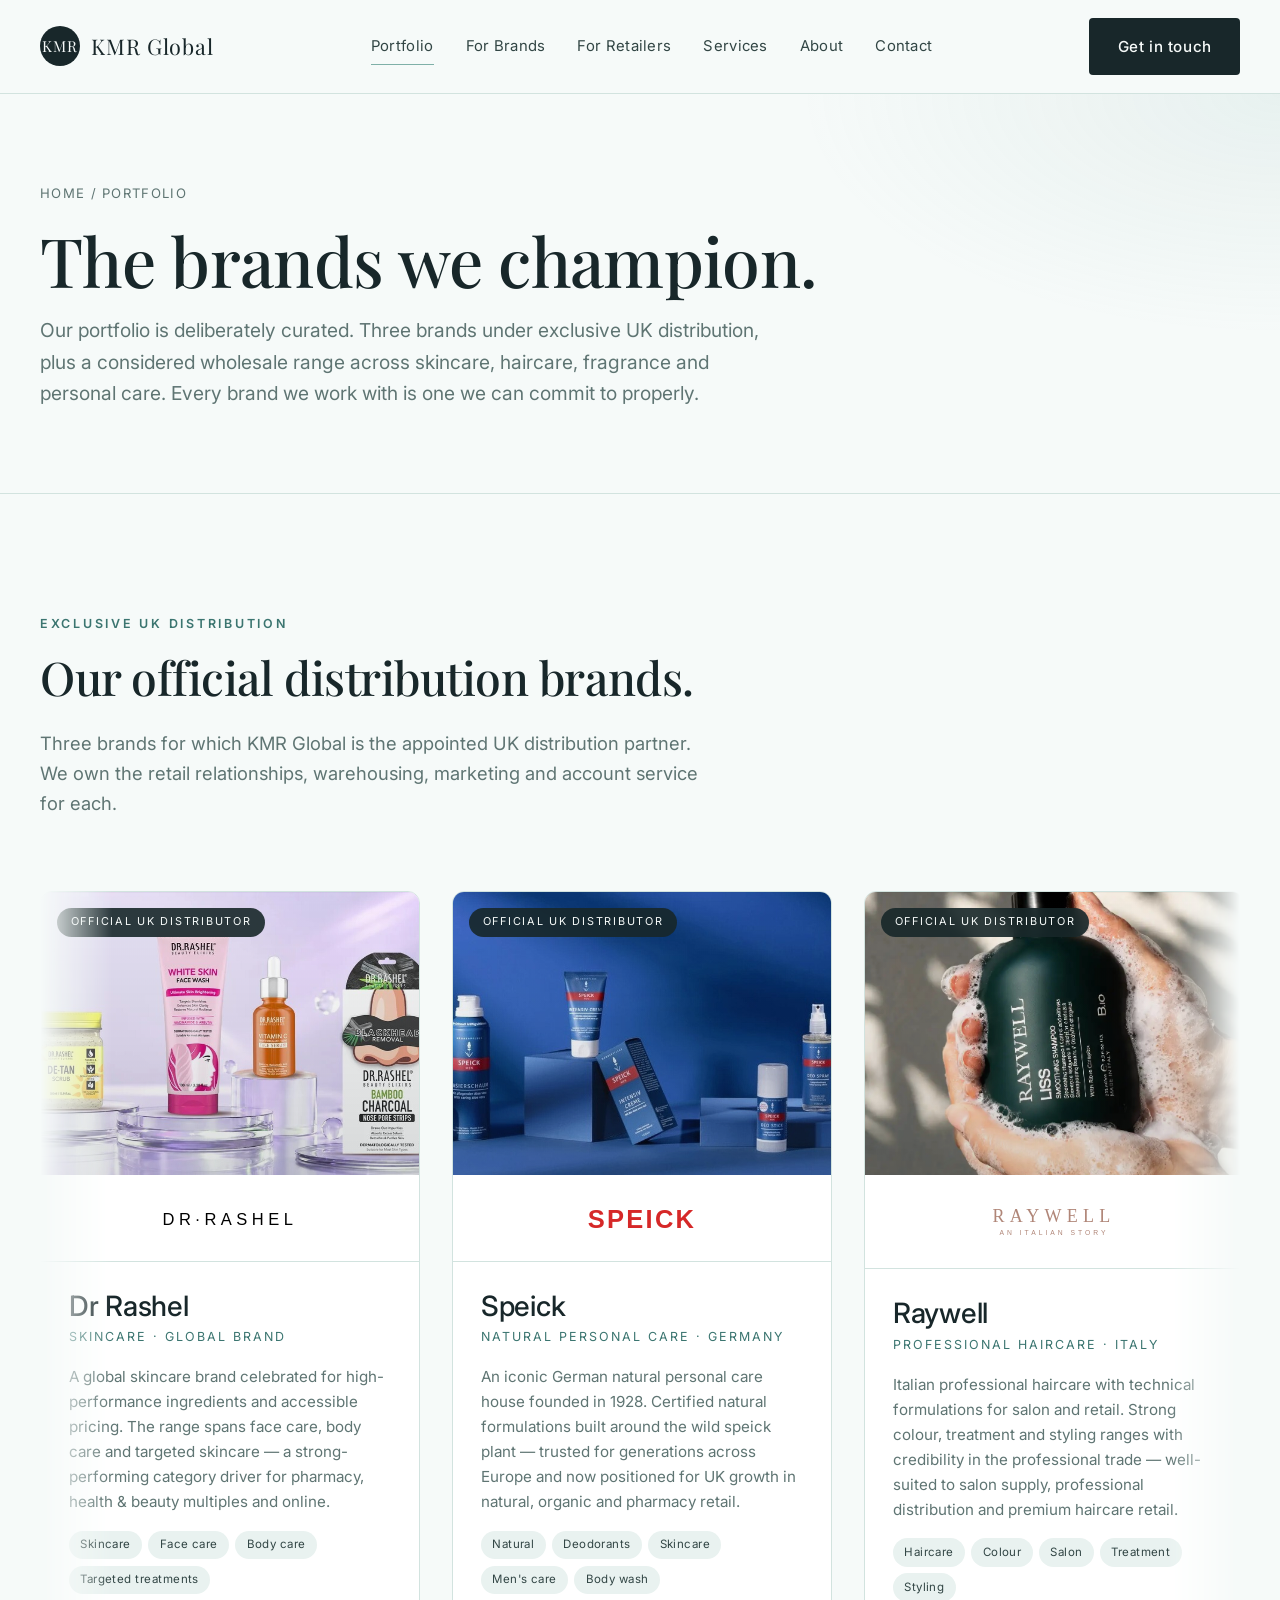
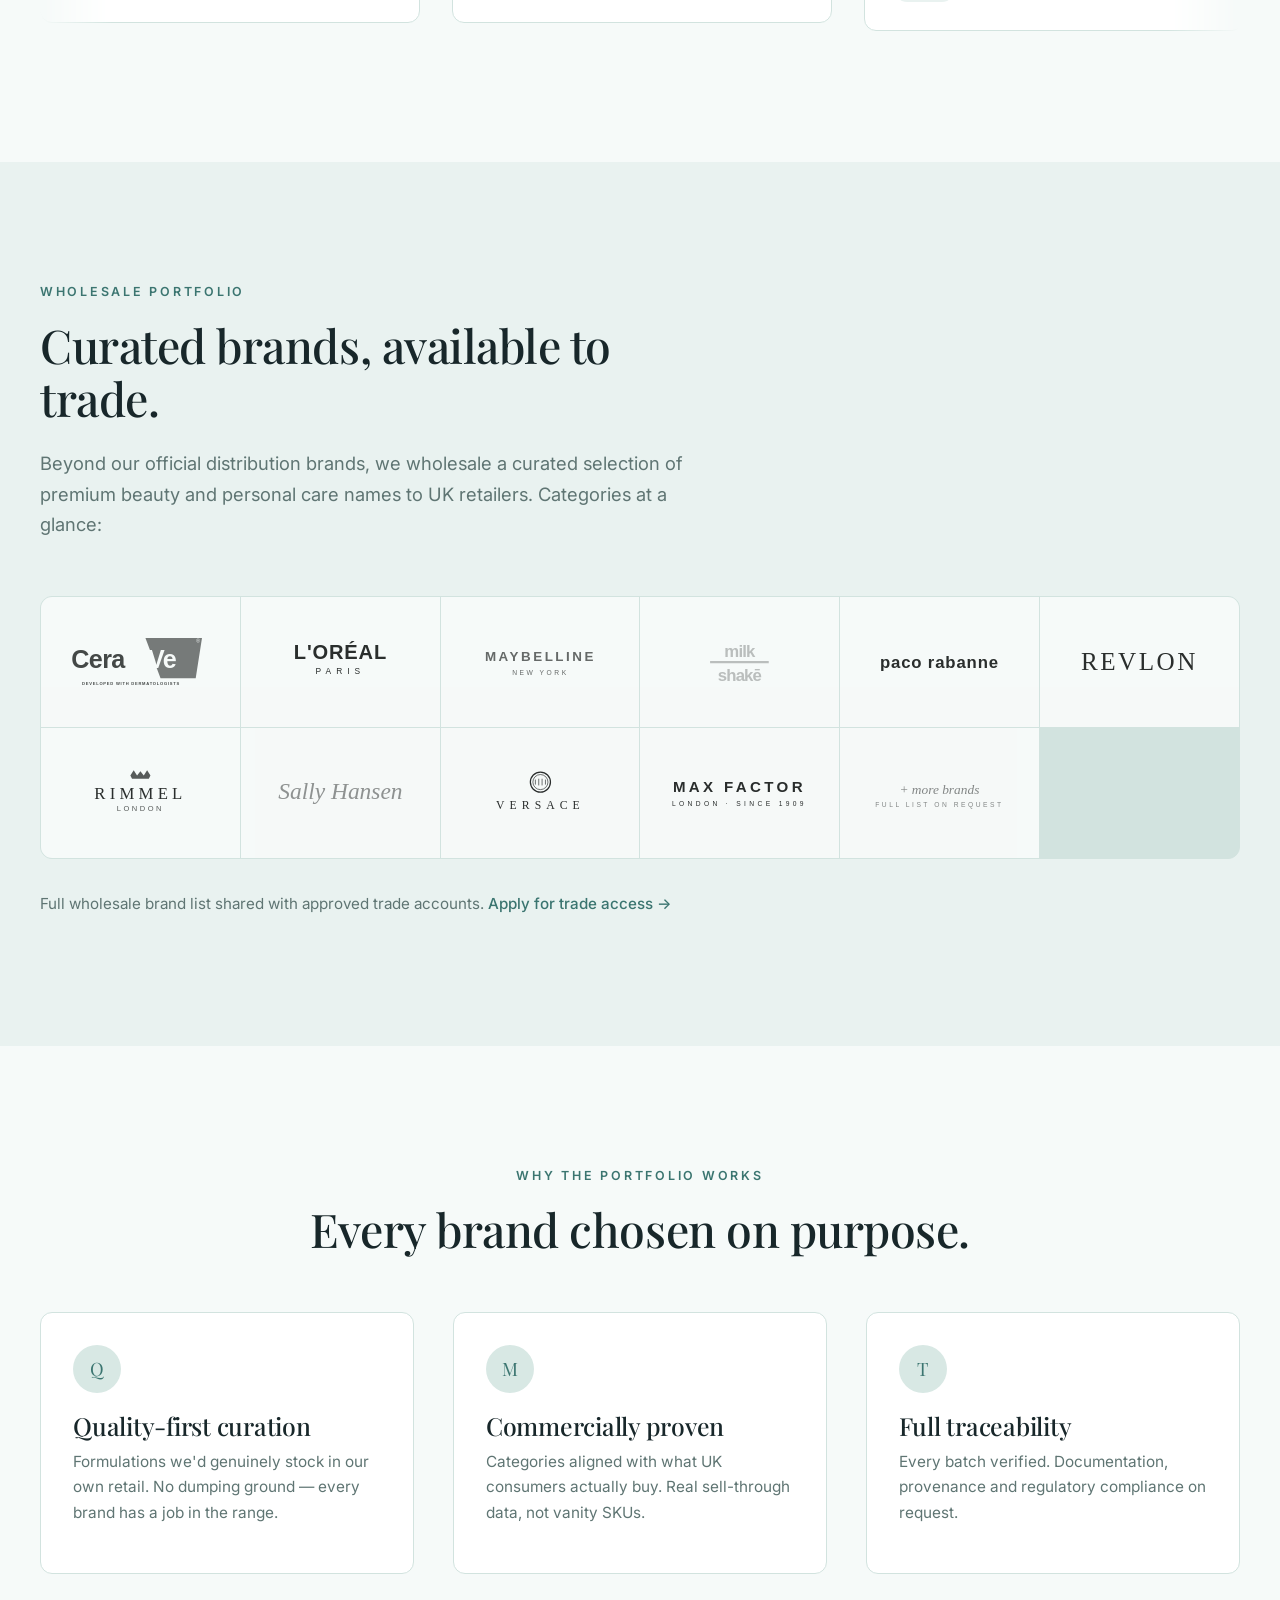
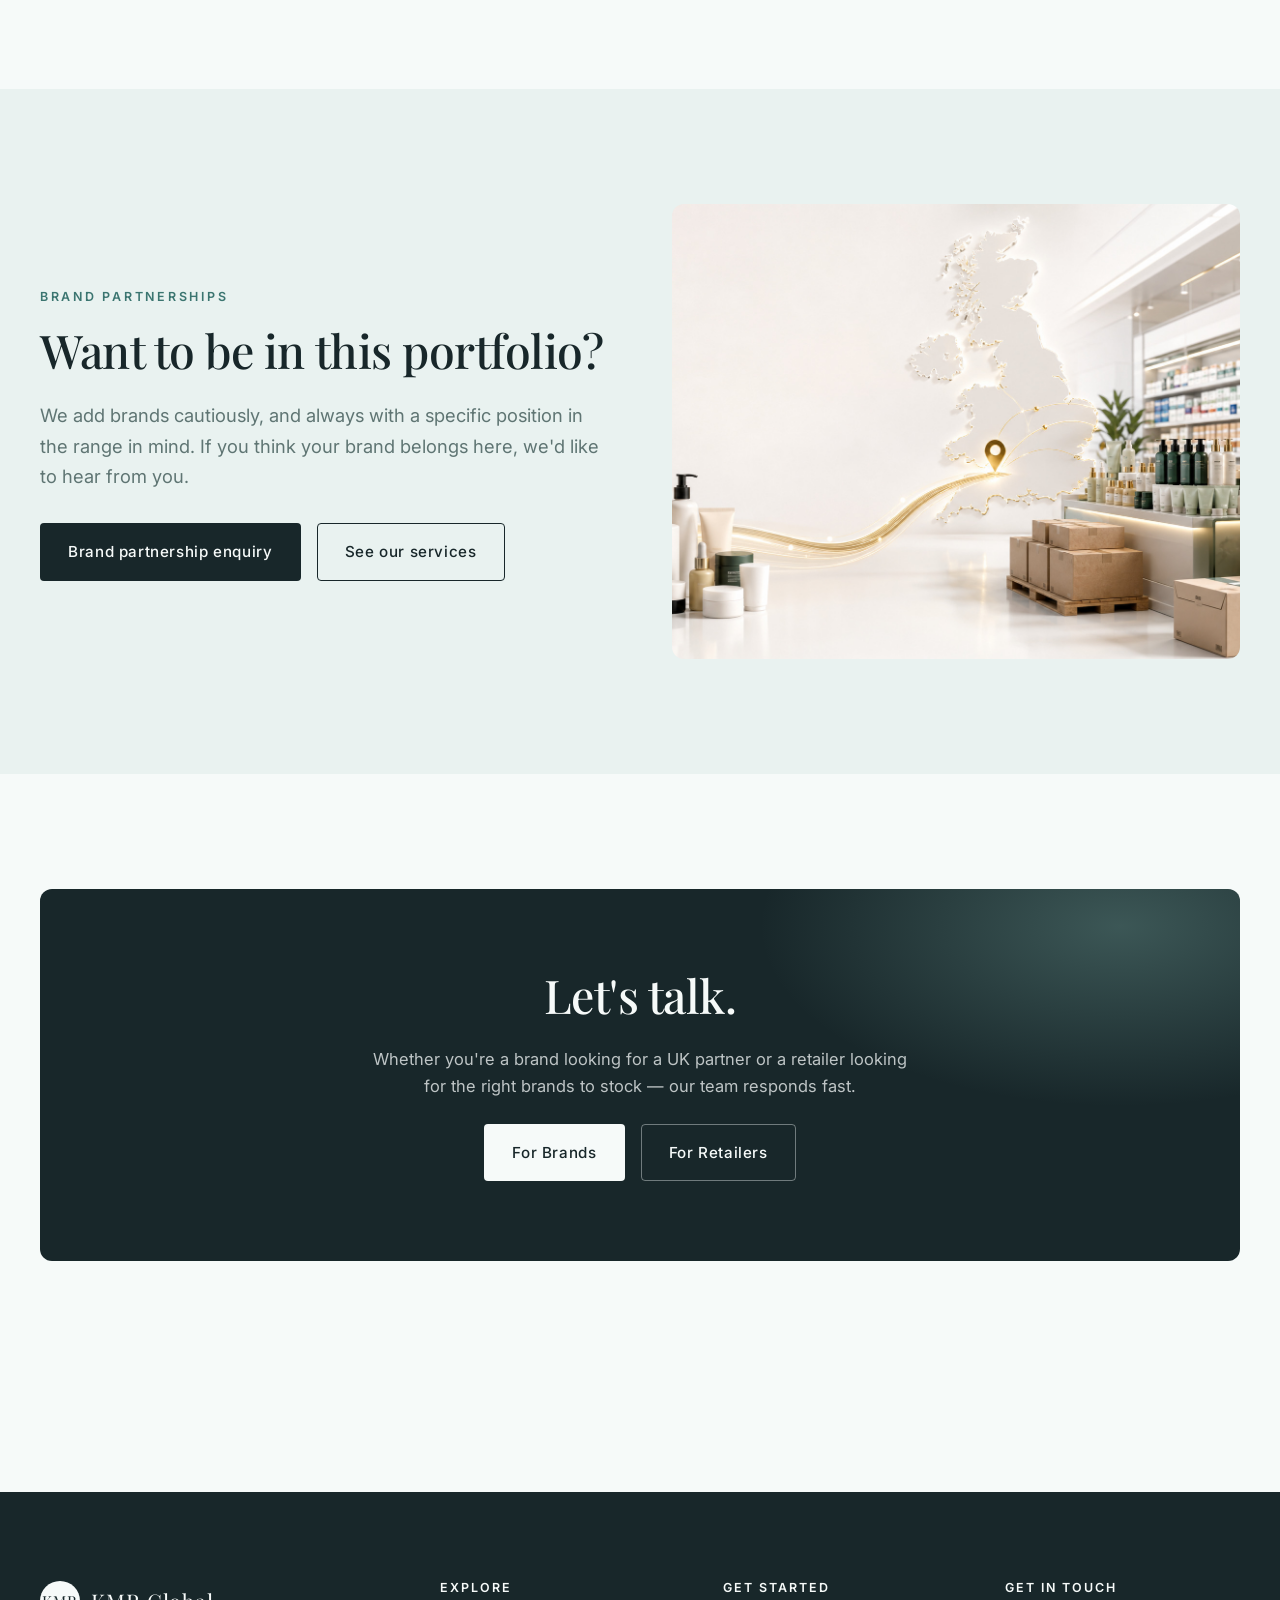
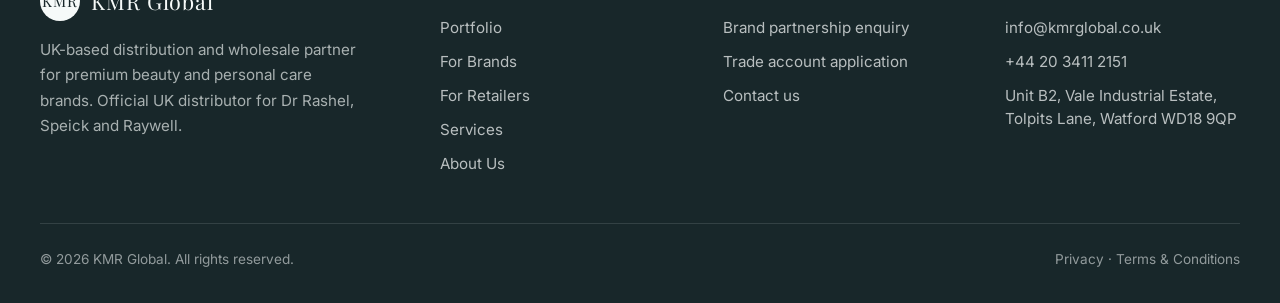
<file: brands.html>
<!DOCTYPE html>
<html lang="en">
<head>
  <meta charset="UTF-8" />
  <title>Portfolio — KMR Global</title>
  <meta http-equiv="refresh" content="0; url=portfolio.html" />
  <link rel="canonical" href="portfolio.html" />
  <script>window.location.replace('portfolio.html');</script>
</head>
<body>
  <p>This page has moved. Redirecting to <a href="portfolio.html">our portfolio</a>…</p>
</body>
</html>
</file>
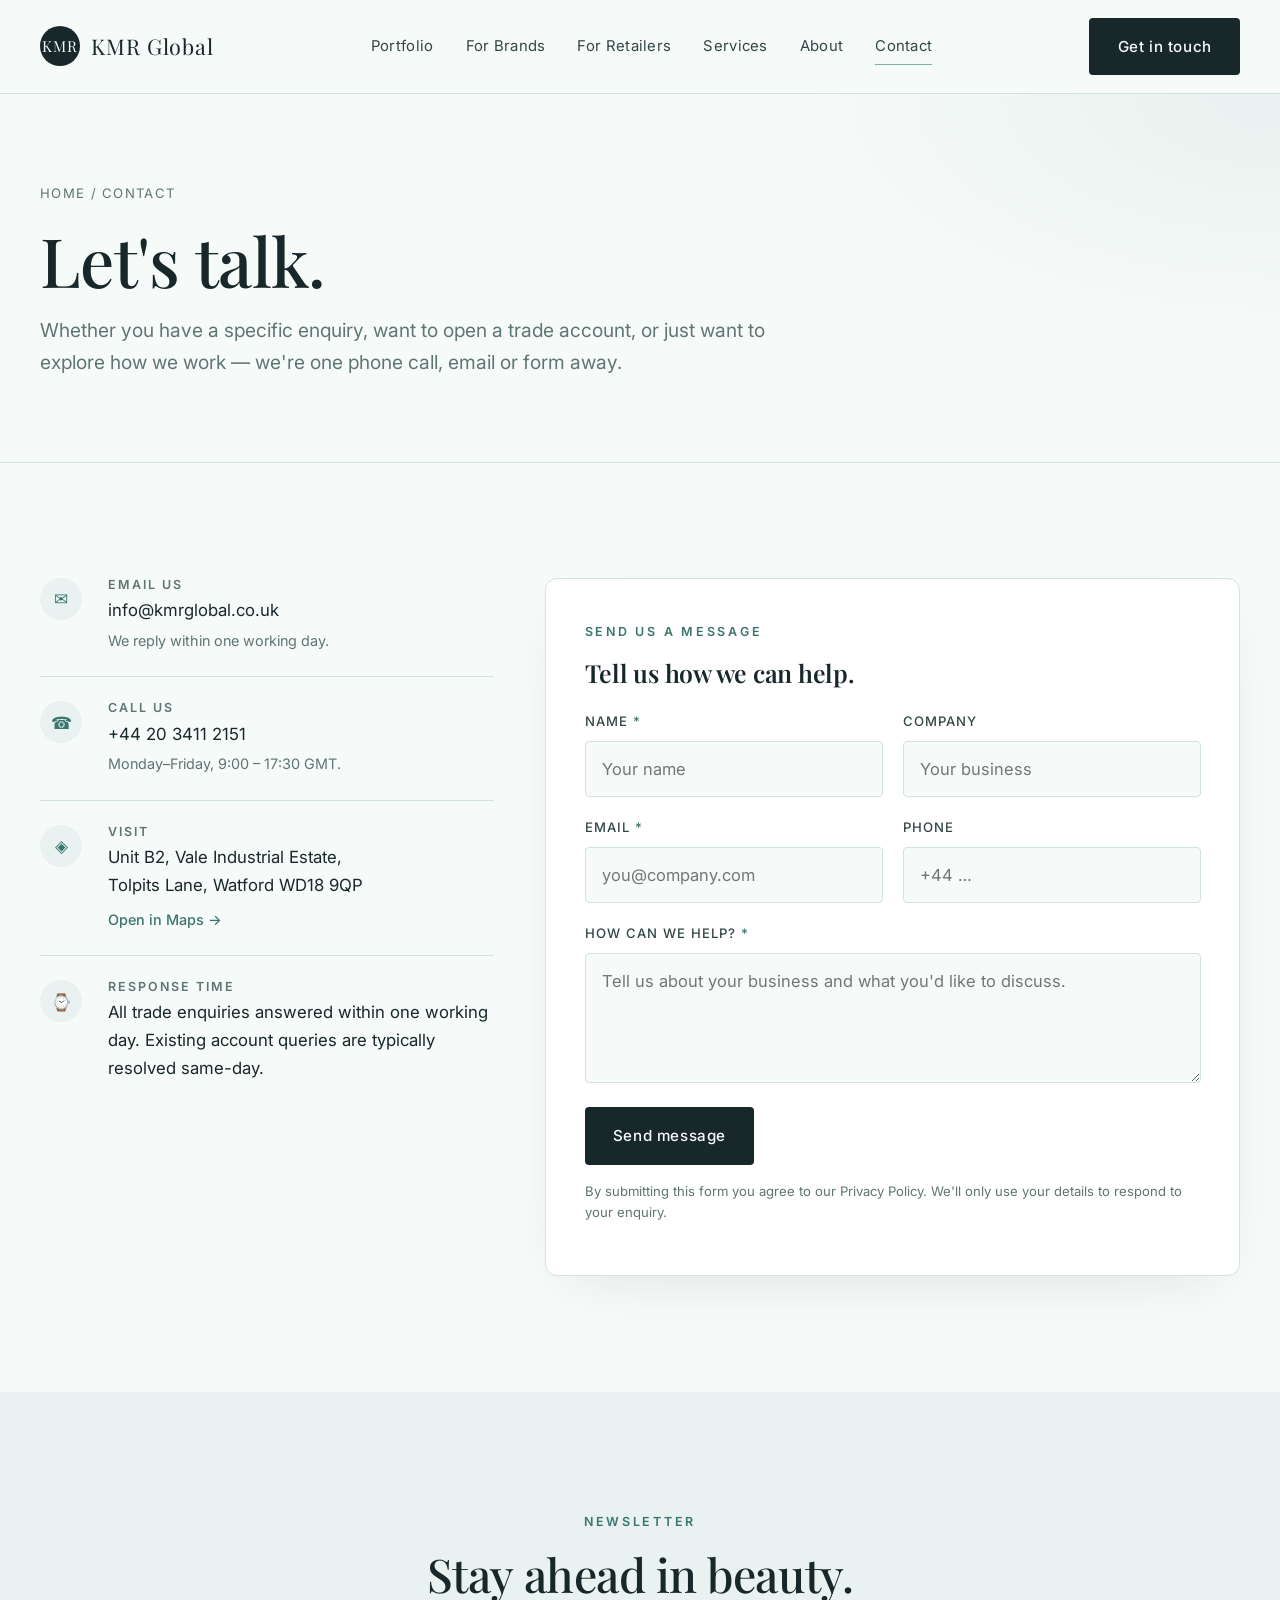
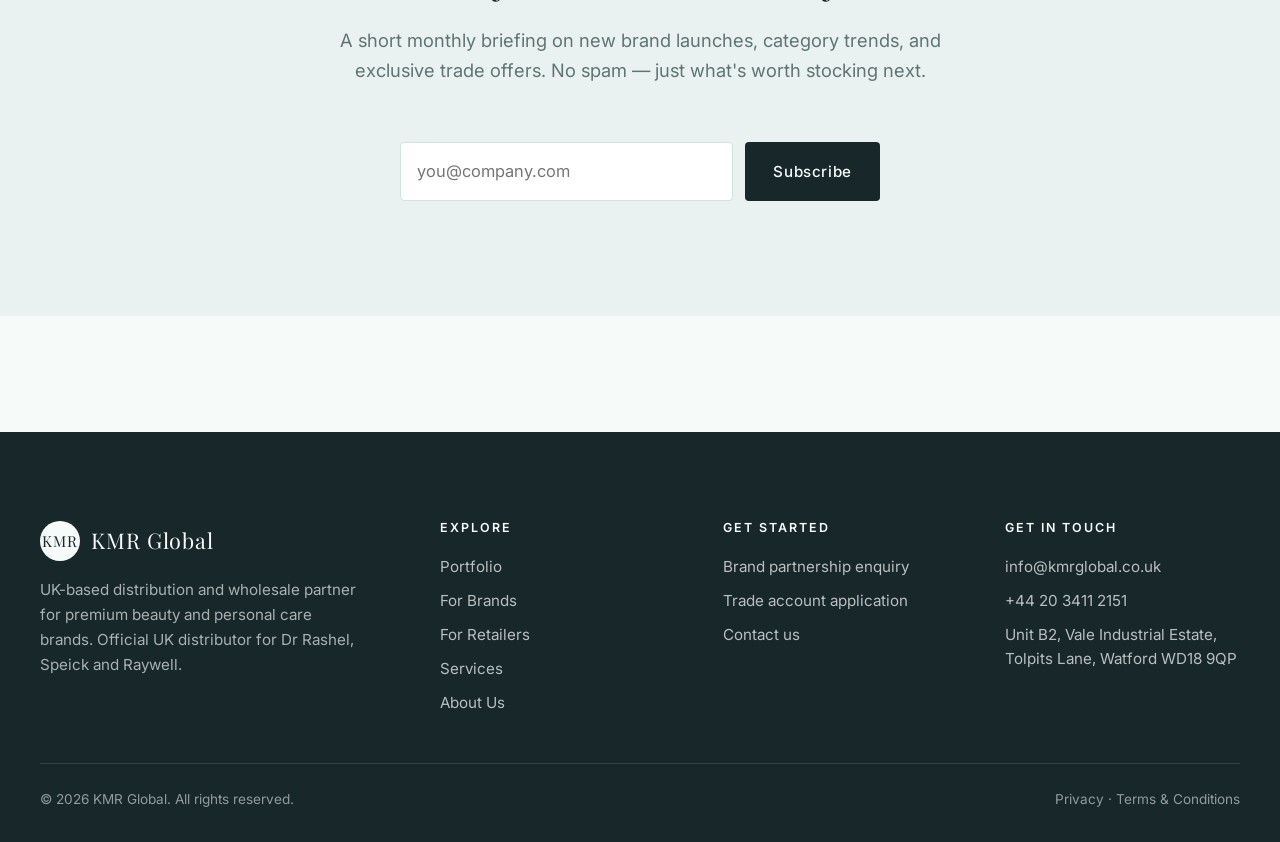
<file: contact.html>
<!DOCTYPE html>
<html lang="en">
<head>
  <meta charset="UTF-8" />
  <meta name="viewport" content="width=device-width, initial-scale=1.0" />
  <title>Contact — KMR Global</title>
  <meta name="description" content="Get in touch with the KMR Global trade team. Based in Watford, we respond to all trade enquiries within one working day." />
  <link rel="preconnect" href="https://fonts.googleapis.com" />
  <link rel="preconnect" href="https://fonts.gstatic.com" crossorigin />
  <link href="https://fonts.googleapis.com/css2?family=Inter:wght@300;400;500;600;700&family=Playfair+Display:wght@400;500;600&display=swap" rel="stylesheet" />
  <link rel="stylesheet" href="assets/styles.css" />
</head>
<body>

  <header class="site-header">
    <div class="container nav">
      <a href="index.html" class="brand"><span class="brand-mark">KMR</span><span>KMR Global</span></a>
      <nav class="nav-links" aria-label="Primary">
        <a href="portfolio.html">Portfolio</a><a href="for-brands.html">For Brands</a><a href="wholesale.html">For Retailers</a><a href="services.html">Services</a><a href="about.html">About</a><a href="contact.html" class="active">Contact</a>
      </nav>
      <div class="nav-cta">
        <a href="inquiry.html" class="btn btn-primary">Get in touch</a>
        <button class="nav-toggle" aria-label="Menu" aria-expanded="false"><span></span></button>
      </div>
    </div>
    <div class="mobile-menu"><a href="portfolio.html">Portfolio</a><a href="for-brands.html">For Brands</a><a href="wholesale.html">For Retailers</a><a href="services.html">Services</a><a href="about.html">About</a><a href="contact.html">Contact</a><a href="inquiry.html" class="btn btn-primary">Get in touch</a></div>
  </header>

  <main>

    <section class="page-hero">
      <div class="container">
        <div class="crumbs"><a href="index.html">Home</a> / Contact</div>
        <h1>Let's talk.</h1>
        <p class="lead">Whether you have a specific enquiry, want to open a trade account, or just want to explore how we work — we're one phone call, email or form away.</p>
      </div>
    </section>

    <section>
      <div class="container contact-grid">
        <div>
          <div class="contact-item">
            <div class="contact-icon">✉</div>
            <div>
              <h4>Email us</h4>
              <p><a href="mailto:info@kmrglobal.co.uk">info@kmrglobal.co.uk</a></p>
              <p style="font-size: .9rem; color: var(--stone); margin-top: .25rem;">We reply within one working day.</p>
            </div>
          </div>
          <div class="contact-item">
            <div class="contact-icon">☎</div>
            <div>
              <h4>Call us</h4>
              <p><a href="tel:+442034112151">+44 20 3411 2151</a></p>
              <p style="font-size: .9rem; color: var(--stone); margin-top: .25rem;">Monday–Friday, 9:00 – 17:30 GMT.</p>
            </div>
          </div>
          <div class="contact-item">
            <div class="contact-icon">◈</div>
            <div>
              <h4>Visit</h4>
              <p>Unit B2, Vale Industrial Estate,<br/>Tolpits Lane, Watford WD18 9QP</p>
              <p style="font-size: .9rem; color: var(--stone); margin-top: .5rem;"><a href="https://maps.app.goo.gl/Bd3CKgnFqtsgkNVx7" style="color: var(--rose-gold-deep); font-weight: 500;">Open in Maps →</a></p>
            </div>
          </div>
          <div class="contact-item" style="border-bottom: 0;">
            <div class="contact-icon">⌚</div>
            <div>
              <h4>Response time</h4>
              <p>All trade enquiries answered within one working day. Existing account queries are typically resolved same-day.</p>
            </div>
          </div>
        </div>

        <div class="form-card">
          <span class="eyebrow">Send us a message</span>
          <h3 style="margin-bottom: 1.5rem;">Tell us how we can help.</h3>
          <form id="trade-form">
            <div class="form-grid">
              <div class="form-field"><label>Name <span class="req">*</span></label><input type="text" required placeholder="Your name" /></div>
              <div class="form-field"><label>Company</label><input type="text" placeholder="Your business" /></div>
              <div class="form-field"><label>Email <span class="req">*</span></label><input type="email" required placeholder="you@company.com" /></div>
              <div class="form-field"><label>Phone</label><input type="tel" placeholder="+44 …" /></div>
              <div class="form-field full"><label>How can we help? <span class="req">*</span></label><textarea required placeholder="Tell us about your business and what you'd like to discuss."></textarea></div>
            </div>
            <div style="margin-top: 1.5rem;">
              <button type="submit" class="btn btn-primary">Send message</button>
            </div>
            <div class="form-success">Thanks — we've received your message and will get back to you within one working day.</div>
            <p class="form-note">By submitting this form you agree to our Privacy Policy. We'll only use your details to respond to your enquiry.</p>
          </form>
        </div>
      </div>
    </section>

    <section style="background: var(--cream);">
      <div class="container">
        <div class="section-title center">
          <span class="eyebrow">Newsletter</span>
          <h2>Stay ahead in beauty.</h2>
          <p class="lead">A short monthly briefing on new brand launches, category trends, and exclusive trade offers. No spam — just what's worth stocking next.</p>
        </div>
        <div style="max-width: 480px; margin-inline: auto; display: flex; gap: .75rem; flex-wrap: wrap;">
          <input type="email" placeholder="you@company.com" style="flex: 1; padding: .95rem 1rem; border: 1px solid var(--line); border-radius: var(--radius); font: inherit; background: var(--white); min-width: 220px;" />
          <button class="btn btn-primary" type="button">Subscribe</button>
        </div>
      </div>
    </section>

  </main>

  <footer class="site-footer">
    <div class="container">
      <div class="footer-top">
        <div class="footer-brand"><a href="index.html" class="brand"><span class="brand-mark">KMR</span><span>KMR Global</span></a><p>UK-based distribution and wholesale partner for premium beauty and personal care brands. Official UK distributor for Dr Rashel, Speick and Raywell.</p></div>
        <div class="footer-col"><h4>Explore</h4><ul><li><a href="portfolio.html">Portfolio</a></li><li><a href="for-brands.html">For Brands</a></li><li><a href="wholesale.html">For Retailers</a></li><li><a href="services.html">Services</a></li><li><a href="about.html">About Us</a></li></ul></div>
        <div class="footer-col"><h4>Get started</h4><ul><li><a href="for-brands.html">Brand partnership enquiry</a></li><li><a href="inquiry.html">Trade account application</a></li><li><a href="contact.html">Contact us</a></li></ul></div>
        <div class="footer-col"><h4>Get in touch</h4><ul><li><a href="mailto:info@kmrglobal.co.uk">info@kmrglobal.co.uk</a></li><li><a href="tel:+442034112151">+44 20 3411 2151</a></li><li>Unit B2, Vale Industrial Estate,<br/>Tolpits Lane, Watford WD18 9QP</li></ul></div>
      </div>
      <div class="footer-bottom"><span>© 2026 KMR Global. All rights reserved.</span><span><a href="#">Privacy</a> · <a href="#">Terms & Conditions</a></span></div>
    </div>
  </footer>

  <script src="assets/main.js"></script>
</body>
</html>
</file>
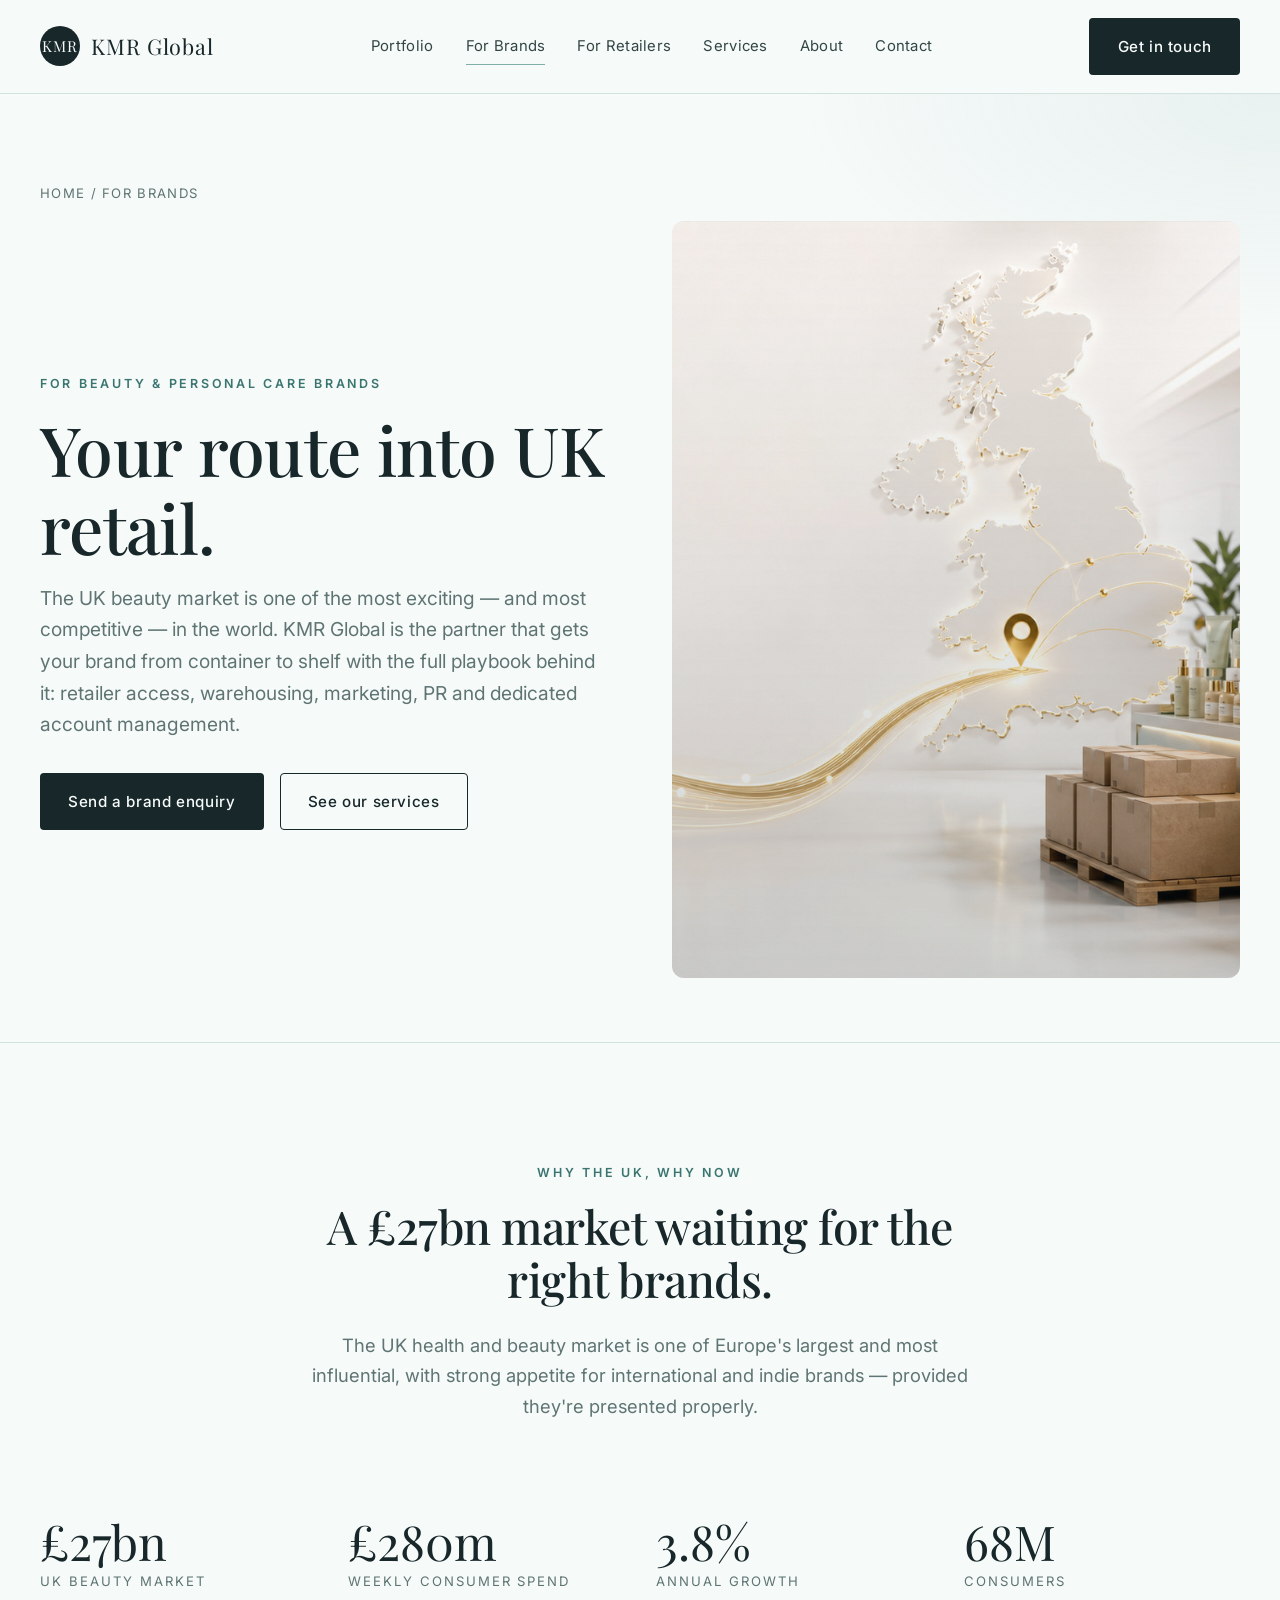
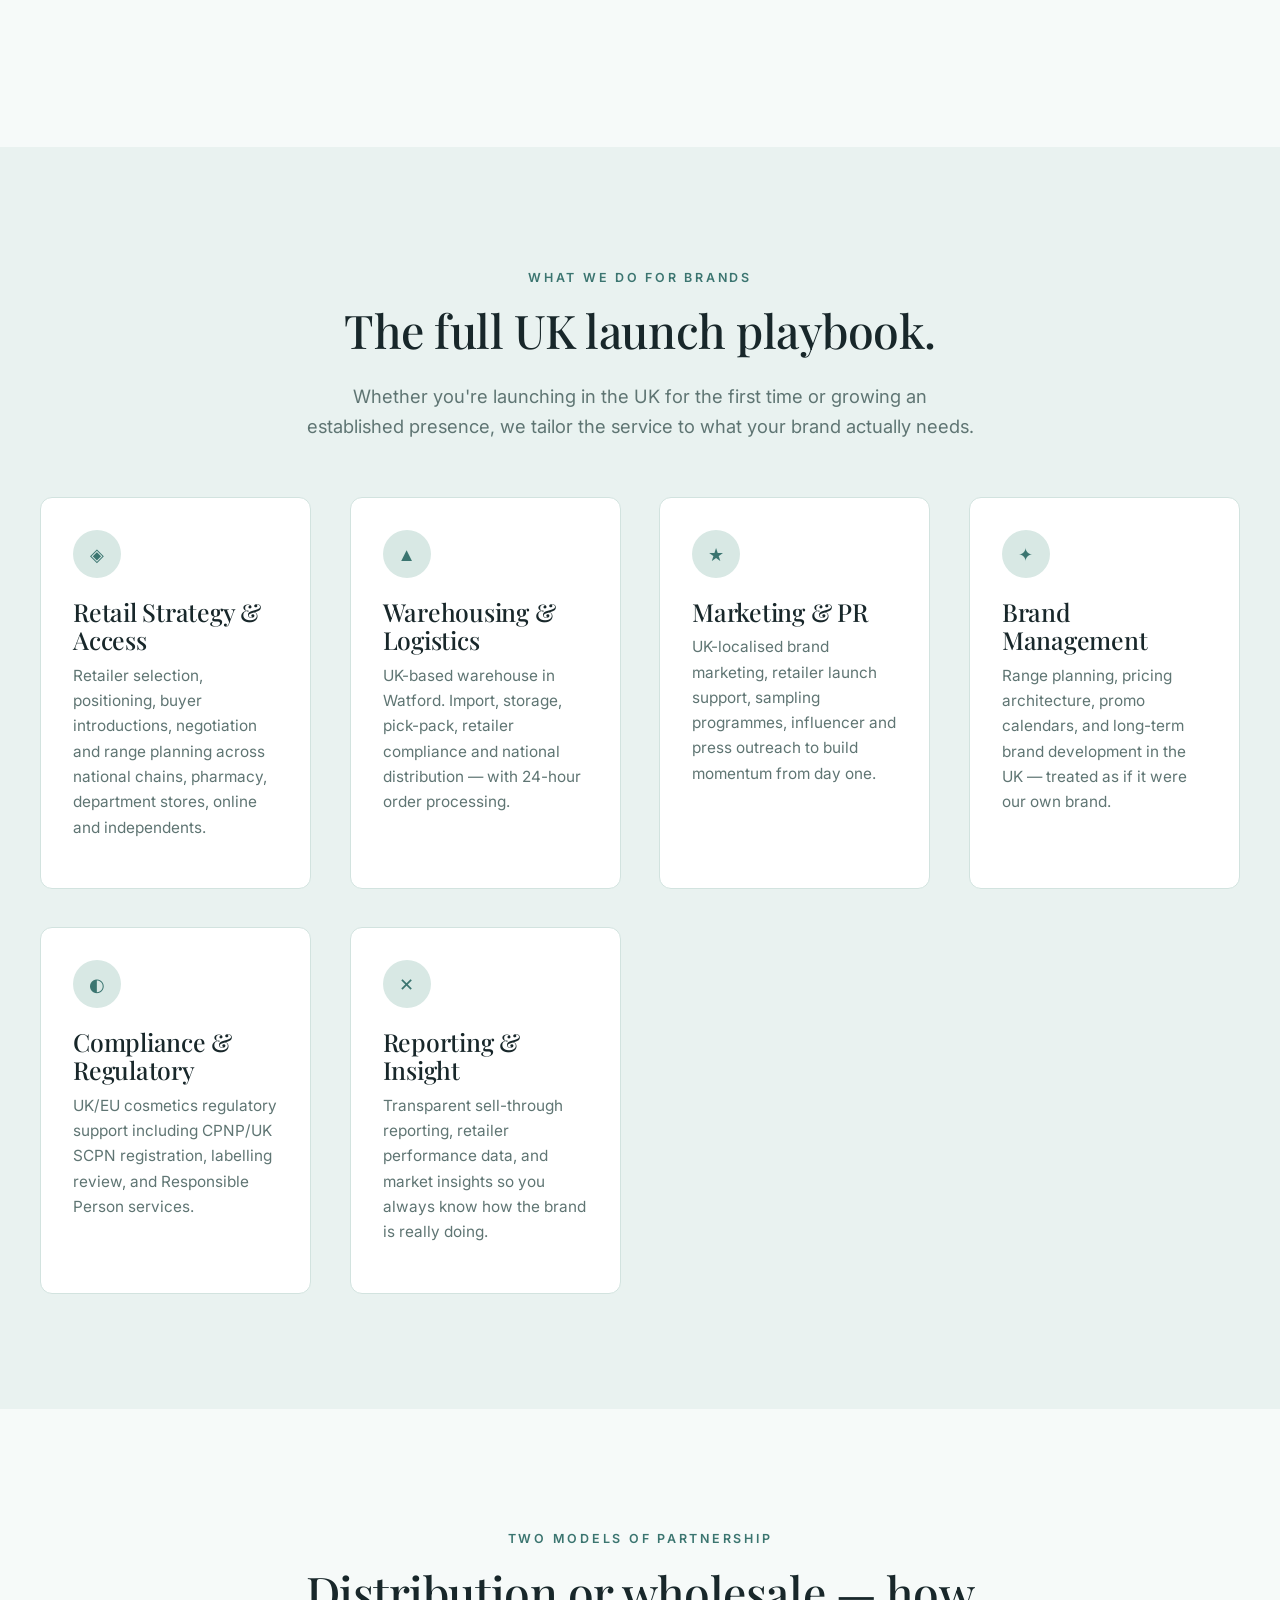
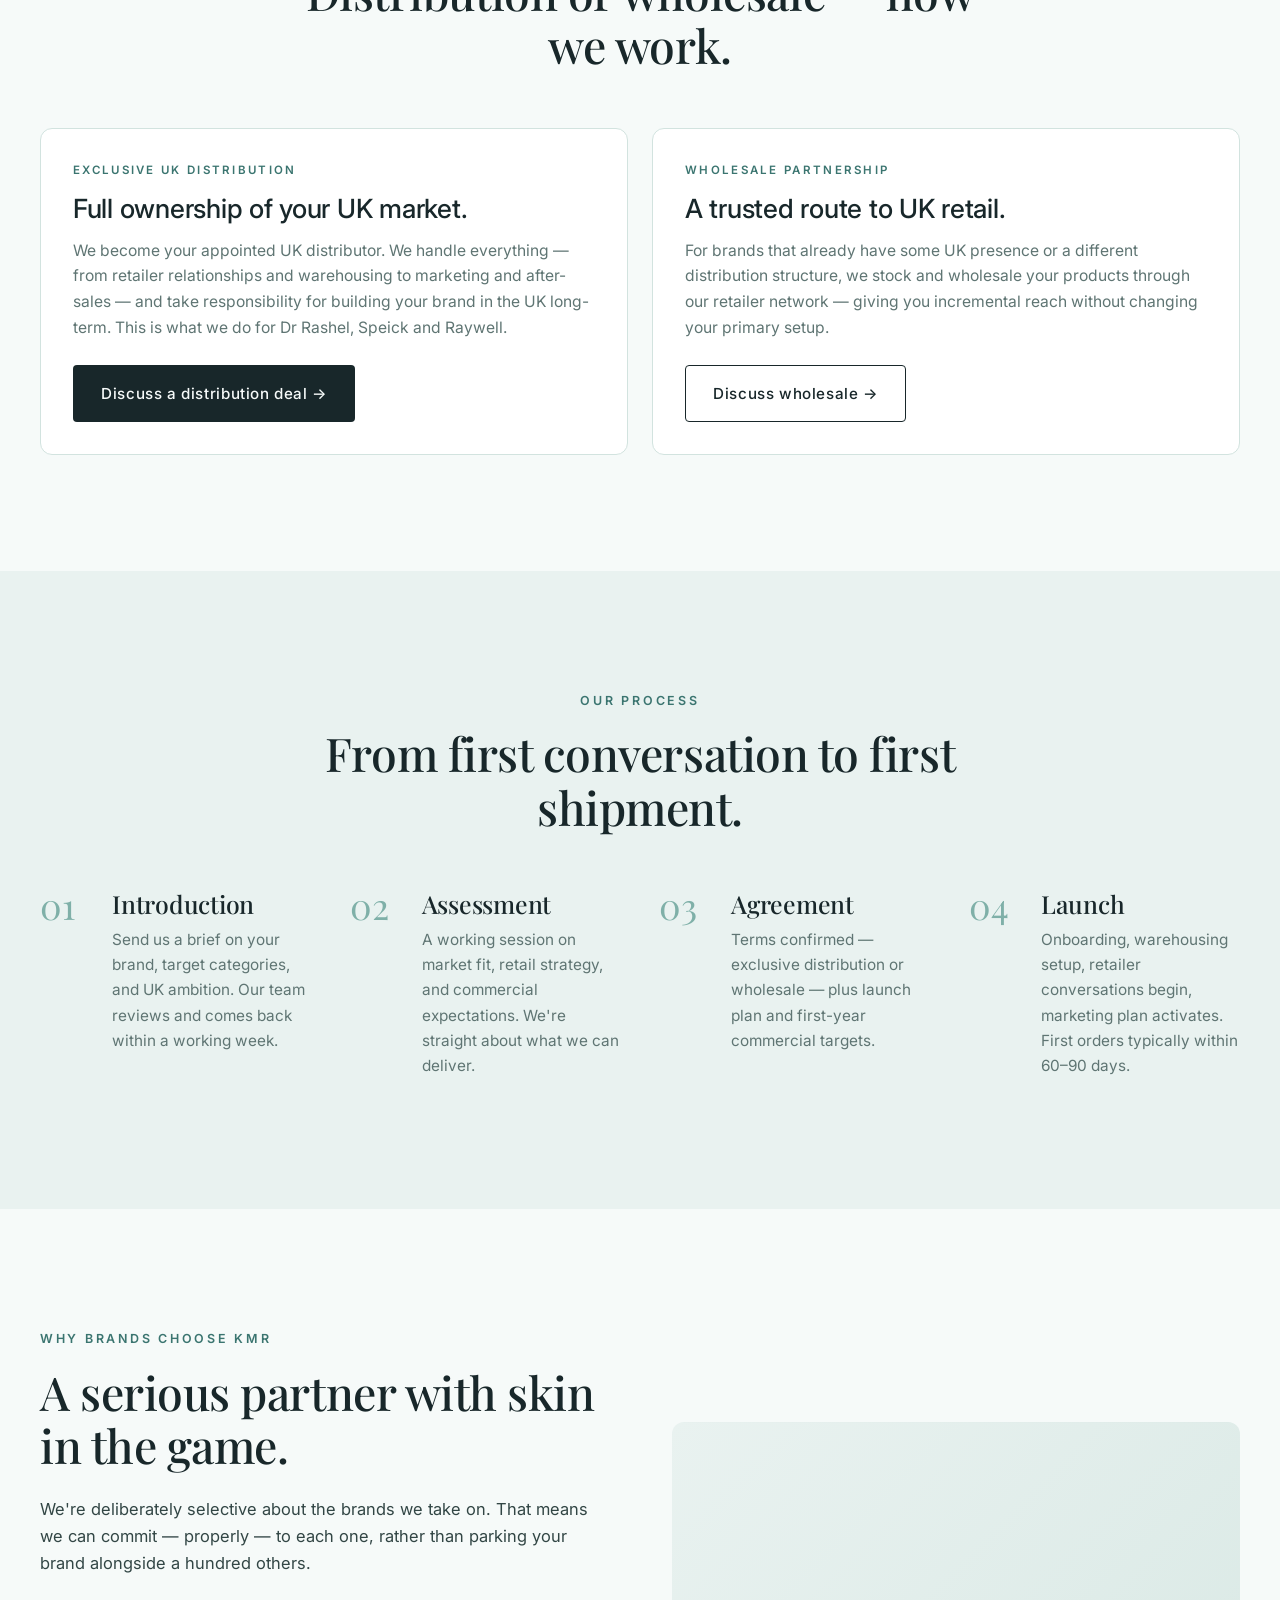
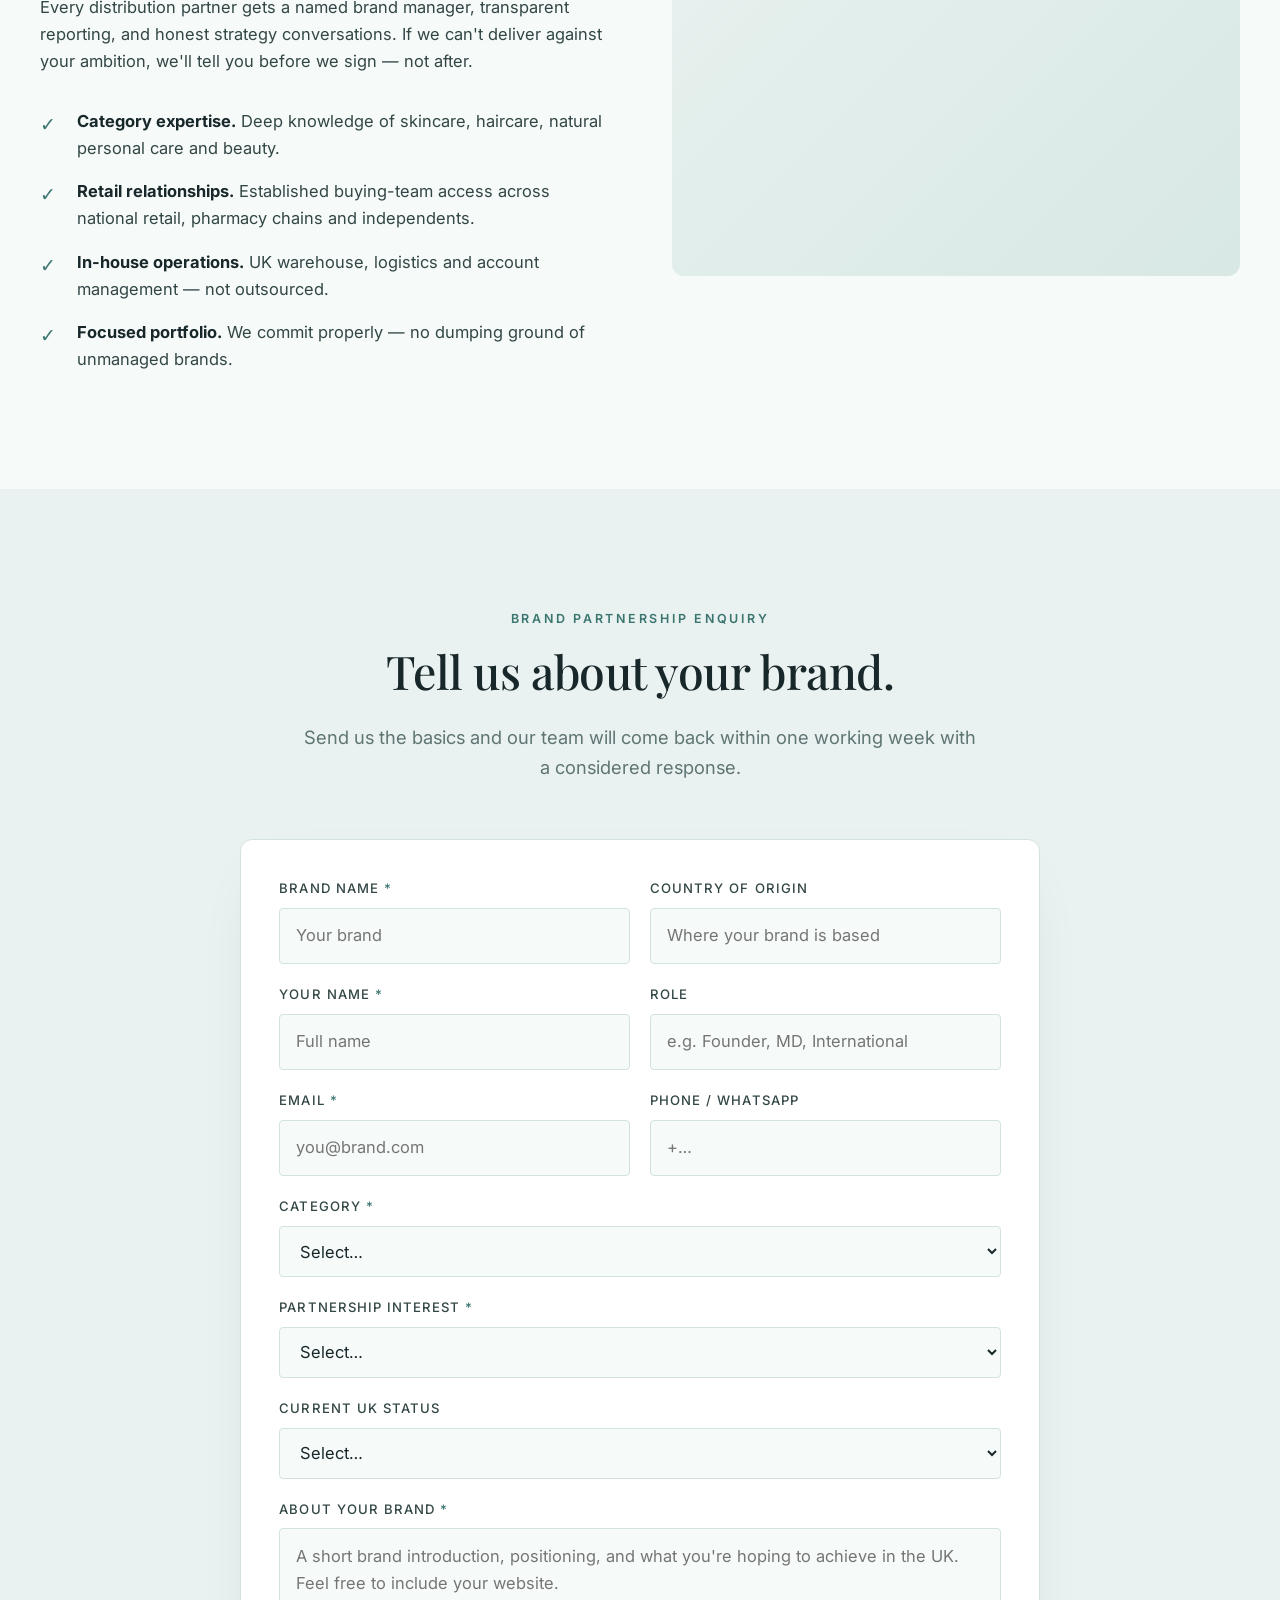
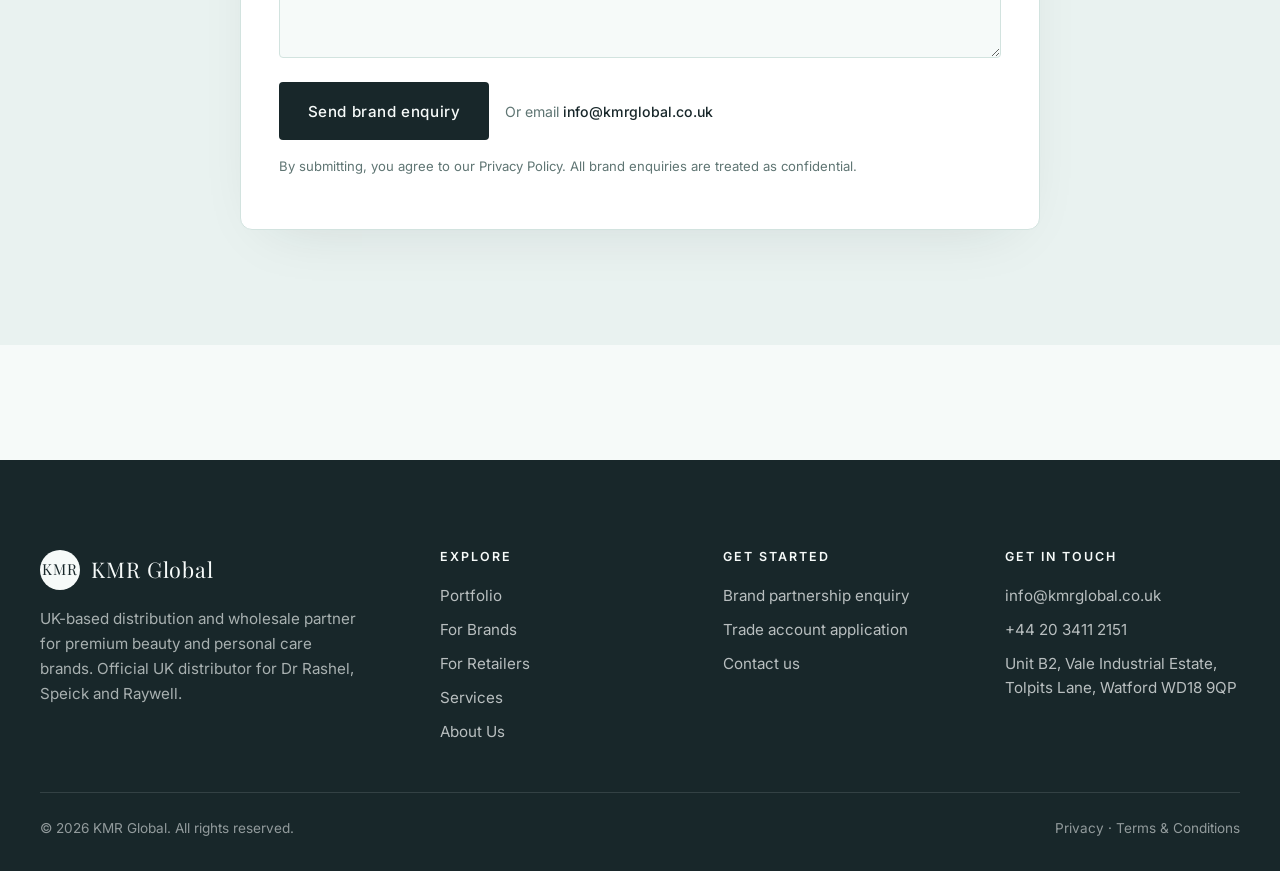
<file: for-brands.html>
<!DOCTYPE html>
<html lang="en">
<head>
  <meta charset="UTF-8" />
  <meta name="viewport" content="width=device-width, initial-scale=1.0" />
  <title>For Brands — UK Distribution Partnership | KMR Global</title>
  <meta name="description" content="A UK distribution partner for premium beauty and personal care brands. Retail access, warehousing, marketing and brand management — the full playbook for launching or scaling in the UK market." />
  <link rel="preconnect" href="https://fonts.googleapis.com" />
  <link rel="preconnect" href="https://fonts.gstatic.com" crossorigin />
  <link href="https://fonts.googleapis.com/css2?family=Inter:wght@300;400;500;600;700&family=Playfair+Display:wght@400;500;600&display=swap" rel="stylesheet" />
  <link rel="stylesheet" href="assets/styles.css" />
</head>
<body>

  <header class="site-header">
    <div class="container nav">
      <a href="index.html" class="brand"><span class="brand-mark">KMR</span><span>KMR Global</span></a>
      <nav class="nav-links" aria-label="Primary">
        <a href="portfolio.html">Portfolio</a>
        <a href="for-brands.html" class="active">For Brands</a>
        <a href="wholesale.html">For Retailers</a>
        <a href="services.html">Services</a>
        <a href="about.html">About</a>
        <a href="contact.html">Contact</a>
      </nav>
      <div class="nav-cta">
        <a href="inquiry.html" class="btn btn-primary">Get in touch</a>
        <button class="nav-toggle" aria-label="Menu" aria-expanded="false"><span></span></button>
      </div>
    </div>
    <div class="mobile-menu">
      <a href="portfolio.html">Portfolio</a>
      <a href="for-brands.html">For Brands</a>
      <a href="wholesale.html">For Retailers</a>
      <a href="services.html">Services</a>
      <a href="about.html">About</a>
      <a href="contact.html">Contact</a>
      <a href="inquiry.html" class="btn btn-primary">Get in touch</a>
    </div>
  </header>

  <main>

    <section class="page-hero">
      <div class="container">
        <div class="crumbs"><a href="index.html">Home</a> / For Brands</div>
        <div class="split" style="align-items: center;">
          <div>
            <span class="eyebrow">For beauty & personal care brands</span>
            <h1>Your route into UK retail.</h1>
            <p class="lead">The UK beauty market is one of the most exciting — and most competitive — in the world. KMR Global is the partner that gets your brand from container to shelf with the full playbook behind it: retailer access, warehousing, marketing, PR and dedicated account management.</p>
            <div style="display: flex; gap: 1rem; flex-wrap: wrap; margin-top: 2rem;">
              <a href="#enquiry" class="btn btn-primary">Send a brand enquiry</a>
              <a href="#services" class="btn btn-outline">See our services</a>
            </div>
          </div>
          <div class="section-image-tall" style="background-image: linear-gradient(180deg, rgba(24,39,42,0), rgba(24,39,42,.2)), url('assets/brands/hero-uk-distribution.jpg'), linear-gradient(135deg, var(--cream), var(--blush));"></div>
        </div>
      </div>
    </section>

    <!-- WHY UK -->
    <section>
      <div class="container">
        <div class="section-title center">
          <span class="eyebrow">Why the UK, why now</span>
          <h2>A £27bn market waiting for the right brands.</h2>
          <p class="lead">The UK health and beauty market is one of Europe's largest and most influential, with strong appetite for international and indie brands — provided they're presented properly.</p>
        </div>
        <div class="stats" style="border: 0;">
          <div><div class="stat-num">£27bn</div><div class="stat-lbl">UK beauty market</div></div>
          <div><div class="stat-num">£280m</div><div class="stat-lbl">Weekly consumer spend</div></div>
          <div><div class="stat-num">3.8%</div><div class="stat-lbl">Annual growth</div></div>
          <div><div class="stat-num">68M</div><div class="stat-lbl">Consumers</div></div>
        </div>
      </div>
    </section>

    <!-- SERVICES -->
    <section id="services" style="background: var(--cream);">
      <div class="container">
        <div class="section-title center">
          <span class="eyebrow">What we do for brands</span>
          <h2>The full UK launch playbook.</h2>
          <p class="lead">Whether you're launching in the UK for the first time or growing an established presence, we tailor the service to what your brand actually needs.</p>
        </div>
        <div class="grid grid-3">
          <div class="card">
            <div class="icon">◈</div>
            <h3>Retail Strategy & Access</h3>
            <p>Retailer selection, positioning, buyer introductions, negotiation and range planning across national chains, pharmacy, department stores, online and independents.</p>
          </div>
          <div class="card">
            <div class="icon">▲</div>
            <h3>Warehousing & Logistics</h3>
            <p>UK-based warehouse in Watford. Import, storage, pick-pack, retailer compliance and national distribution — with 24-hour order processing.</p>
          </div>
          <div class="card">
            <div class="icon">★</div>
            <h3>Marketing & PR</h3>
            <p>UK-localised brand marketing, retailer launch support, sampling programmes, influencer and press outreach to build momentum from day one.</p>
          </div>
          <div class="card">
            <div class="icon">✦</div>
            <h3>Brand Management</h3>
            <p>Range planning, pricing architecture, promo calendars, and long-term brand development in the UK — treated as if it were our own brand.</p>
          </div>
          <div class="card">
            <div class="icon">◐</div>
            <h3>Compliance & Regulatory</h3>
            <p>UK/EU cosmetics regulatory support including CPNP/UK SCPN registration, labelling review, and Responsible Person services.</p>
          </div>
          <div class="card">
            <div class="icon">✕</div>
            <h3>Reporting & Insight</h3>
            <p>Transparent sell-through reporting, retailer performance data, and market insights so you always know how the brand is really doing.</p>
          </div>
        </div>
      </div>
    </section>

    <!-- MODELS -->
    <section>
      <div class="container">
        <div class="section-title center">
          <span class="eyebrow">Two models of partnership</span>
          <h2>Distribution or wholesale — how we work.</h2>
        </div>
        <div class="audience-grid">
          <div class="audience-card">
            <div class="aud-tag">Exclusive UK Distribution</div>
            <h3>Full ownership of your UK market.</h3>
            <p>We become your appointed UK distributor. We handle everything — from retailer relationships and warehousing to marketing and after-sales — and take responsibility for building your brand in the UK long-term. This is what we do for Dr Rashel, Speick and Raywell.</p>
            <a href="#enquiry" class="btn btn-primary">Discuss a distribution deal →</a>
          </div>
          <div class="audience-card">
            <div class="aud-tag">Wholesale Partnership</div>
            <h3>A trusted route to UK retail.</h3>
            <p>For brands that already have some UK presence or a different distribution structure, we stock and wholesale your products through our retailer network — giving you incremental reach without changing your primary setup.</p>
            <a href="#enquiry" class="btn btn-outline">Discuss wholesale →</a>
          </div>
        </div>
      </div>
    </section>

    <!-- PROCESS -->
    <section style="background: var(--cream);">
      <div class="container">
        <div class="section-title center">
          <span class="eyebrow">Our process</span>
          <h2>From first conversation to first shipment.</h2>
        </div>
        <div class="grid grid-4 steps">
          <div class="step"><h3>Introduction</h3><p>Send us a brief on your brand, target categories, and UK ambition. Our team reviews and comes back within a working week.</p></div>
          <div class="step"><h3>Assessment</h3><p>A working session on market fit, retail strategy, and commercial expectations. We're straight about what we can deliver.</p></div>
          <div class="step"><h3>Agreement</h3><p>Terms confirmed — exclusive distribution or wholesale — plus launch plan and first-year commercial targets.</p></div>
          <div class="step"><h3>Launch</h3><p>Onboarding, warehousing setup, retailer conversations begin, marketing plan activates. First orders typically within 60–90 days.</p></div>
        </div>
      </div>
    </section>

    <!-- WHY US -->
    <section>
      <div class="container split">
        <div>
          <span class="eyebrow">Why brands choose KMR</span>
          <h2>A serious partner with skin in the game.</h2>
          <p>We're deliberately selective about the brands we take on. That means we can commit — properly — to each one, rather than parking your brand alongside a hundred others.</p>
          <p>Every distribution partner gets a named brand manager, transparent reporting, and honest strategy conversations. If we can't deliver against your ambition, we'll tell you before we sign — not after.</p>
          <ul style="margin: 2rem 0 0; display: grid; gap: 1rem;">
            <li style="display: grid; grid-template-columns: 24px 1fr; gap: .8rem; align-items: start;"><span style="color: var(--rose-gold-deep); font-family: var(--font-serif); font-size: 1.2rem;">✓</span><span><strong style="color: var(--charcoal);">Category expertise.</strong> Deep knowledge of skincare, haircare, natural personal care and beauty.</span></li>
            <li style="display: grid; grid-template-columns: 24px 1fr; gap: .8rem; align-items: start;"><span style="color: var(--rose-gold-deep); font-family: var(--font-serif); font-size: 1.2rem;">✓</span><span><strong style="color: var(--charcoal);">Retail relationships.</strong> Established buying-team access across national retail, pharmacy chains and independents.</span></li>
            <li style="display: grid; grid-template-columns: 24px 1fr; gap: .8rem; align-items: start;"><span style="color: var(--rose-gold-deep); font-family: var(--font-serif); font-size: 1.2rem;">✓</span><span><strong style="color: var(--charcoal);">In-house operations.</strong> UK warehouse, logistics and account management — not outsourced.</span></li>
            <li style="display: grid; grid-template-columns: 24px 1fr; gap: .8rem; align-items: start;"><span style="color: var(--rose-gold-deep); font-family: var(--font-serif); font-size: 1.2rem;">✓</span><span><strong style="color: var(--charcoal);">Focused portfolio.</strong> We commit properly — no dumping ground of unmanaged brands.</span></li>
          </ul>
        </div>
        <div class="section-image" style="background-image: url('https://images.unsplash.com/photo-1553413077-190dd305871c?auto=format&fit=crop&w=1200&q=80'), linear-gradient(135deg, var(--cream), var(--blush));"></div>
      </div>
    </section>

    <!-- ENQUIRY FORM -->
    <section id="enquiry" style="background: var(--cream);">
      <div class="container" style="max-width: 800px;">
        <div class="section-title center">
          <span class="eyebrow">Brand partnership enquiry</span>
          <h2>Tell us about your brand.</h2>
          <p class="lead">Send us the basics and our team will come back within one working week with a considered response.</p>
        </div>
        <div class="form-card">
          <form id="trade-form">
            <div class="form-grid">
              <div class="form-field"><label>Brand Name <span class="req">*</span></label><input type="text" required placeholder="Your brand" /></div>
              <div class="form-field"><label>Country of Origin</label><input type="text" placeholder="Where your brand is based" /></div>
              <div class="form-field"><label>Your Name <span class="req">*</span></label><input type="text" required placeholder="Full name" /></div>
              <div class="form-field"><label>Role</label><input type="text" placeholder="e.g. Founder, MD, International" /></div>
              <div class="form-field"><label>Email <span class="req">*</span></label><input type="email" required placeholder="you@brand.com" /></div>
              <div class="form-field"><label>Phone / WhatsApp</label><input type="tel" placeholder="+…" /></div>
              <div class="form-field full"><label>Category <span class="req">*</span></label>
                <select required>
                  <option value="">Select…</option>
                  <option>Skincare</option>
                  <option>Makeup / Colour</option>
                  <option>Haircare</option>
                  <option>Fragrance</option>
                  <option>Natural / Personal Care</option>
                  <option>Bodycare</option>
                  <option>Men's Grooming</option>
                  <option>Multiple / Full brand</option>
                </select>
              </div>
              <div class="form-field full"><label>Partnership Interest <span class="req">*</span></label>
                <select required>
                  <option value="">Select…</option>
                  <option>Exclusive UK distribution</option>
                  <option>Wholesale / stockist arrangement</option>
                  <option>Exploring — open to discussion</option>
                </select>
              </div>
              <div class="form-field full"><label>Current UK Status</label>
                <select>
                  <option value="">Select…</option>
                  <option>Not yet in the UK</option>
                  <option>Some presence — seeking growth</option>
                  <option>Established — seeking new distribution</option>
                </select>
              </div>
              <div class="form-field full"><label>About your brand <span class="req">*</span></label><textarea required placeholder="A short brand introduction, positioning, and what you're hoping to achieve in the UK. Feel free to include your website."></textarea></div>
            </div>
            <div style="margin-top: 1.5rem; display: flex; gap: 1rem; flex-wrap: wrap; align-items: center;">
              <button type="submit" class="btn btn-primary">Send brand enquiry</button>
              <span style="font-size: .88rem; color: var(--stone);">Or email <a href="mailto:info@kmrglobal.co.uk" style="color: var(--charcoal); font-weight: 500;">info@kmrglobal.co.uk</a></span>
            </div>
            <div class="form-success">Thanks — your enquiry has been received. Our brand team will review and be in touch within one working week.</div>
            <p class="form-note">By submitting, you agree to our Privacy Policy. All brand enquiries are treated as confidential.</p>
          </form>
        </div>
      </div>
    </section>

  </main>

  <footer class="site-footer">
    <div class="container">
      <div class="footer-top">
        <div class="footer-brand">
          <a href="index.html" class="brand"><span class="brand-mark">KMR</span><span>KMR Global</span></a>
          <p>UK-based distribution and wholesale partner for premium beauty and personal care brands. Official UK distributor for Dr Rashel, Speick and Raywell.</p>
        </div>
        <div class="footer-col"><h4>Explore</h4><ul><li><a href="portfolio.html">Portfolio</a></li><li><a href="for-brands.html">For Brands</a></li><li><a href="wholesale.html">For Retailers</a></li><li><a href="services.html">Services</a></li><li><a href="about.html">About Us</a></li></ul></div>
        <div class="footer-col"><h4>Get started</h4><ul><li><a href="for-brands.html">Brand partnership enquiry</a></li><li><a href="inquiry.html">Trade account application</a></li><li><a href="contact.html">Contact us</a></li></ul></div>
        <div class="footer-col"><h4>Get in touch</h4><ul><li><a href="mailto:info@kmrglobal.co.uk">info@kmrglobal.co.uk</a></li><li><a href="tel:+442034112151">+44 20 3411 2151</a></li><li>Unit B2, Vale Industrial Estate,<br/>Tolpits Lane, Watford WD18 9QP</li></ul></div>
      </div>
      <div class="footer-bottom"><span>© 2026 KMR Global. All rights reserved.</span><span><a href="#">Privacy</a> · <a href="#">Terms & Conditions</a></span></div>
    </div>
  </footer>

  <script src="assets/main.js"></script>
</body>
</html>
</file>
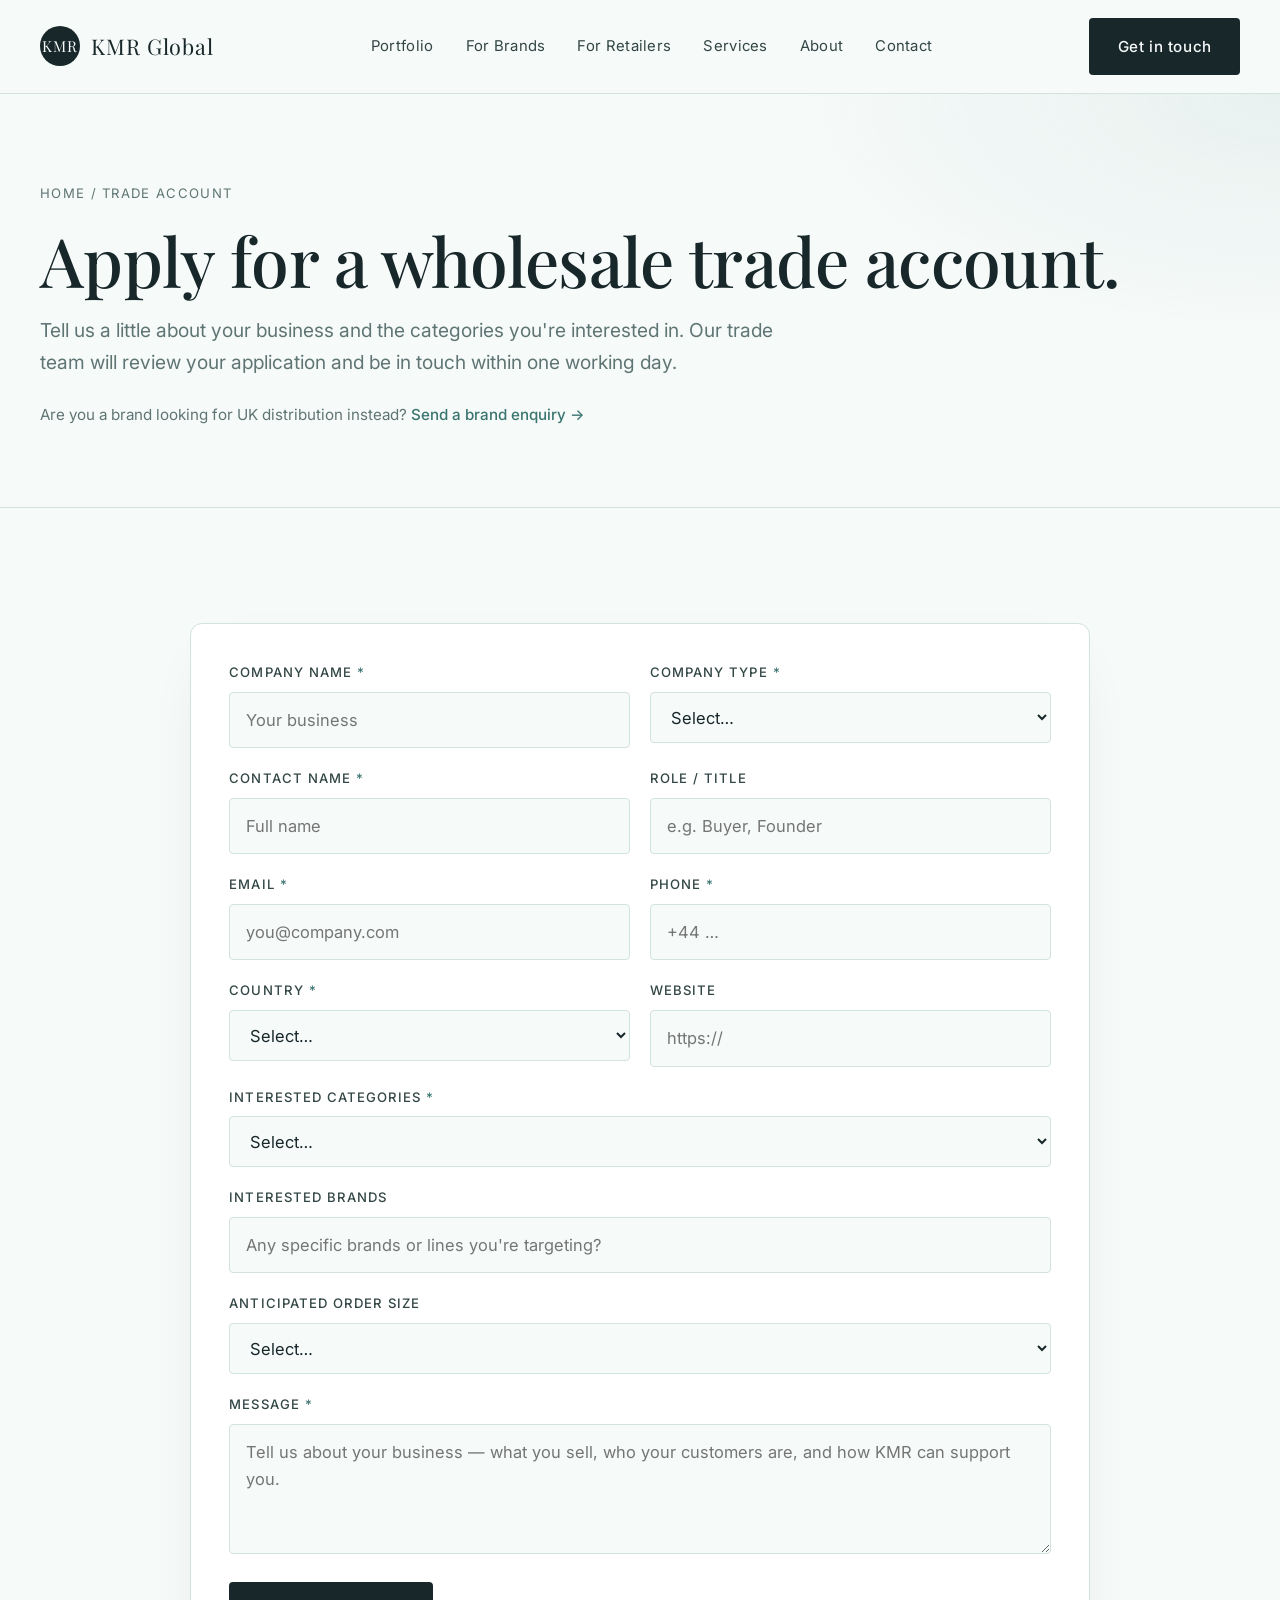
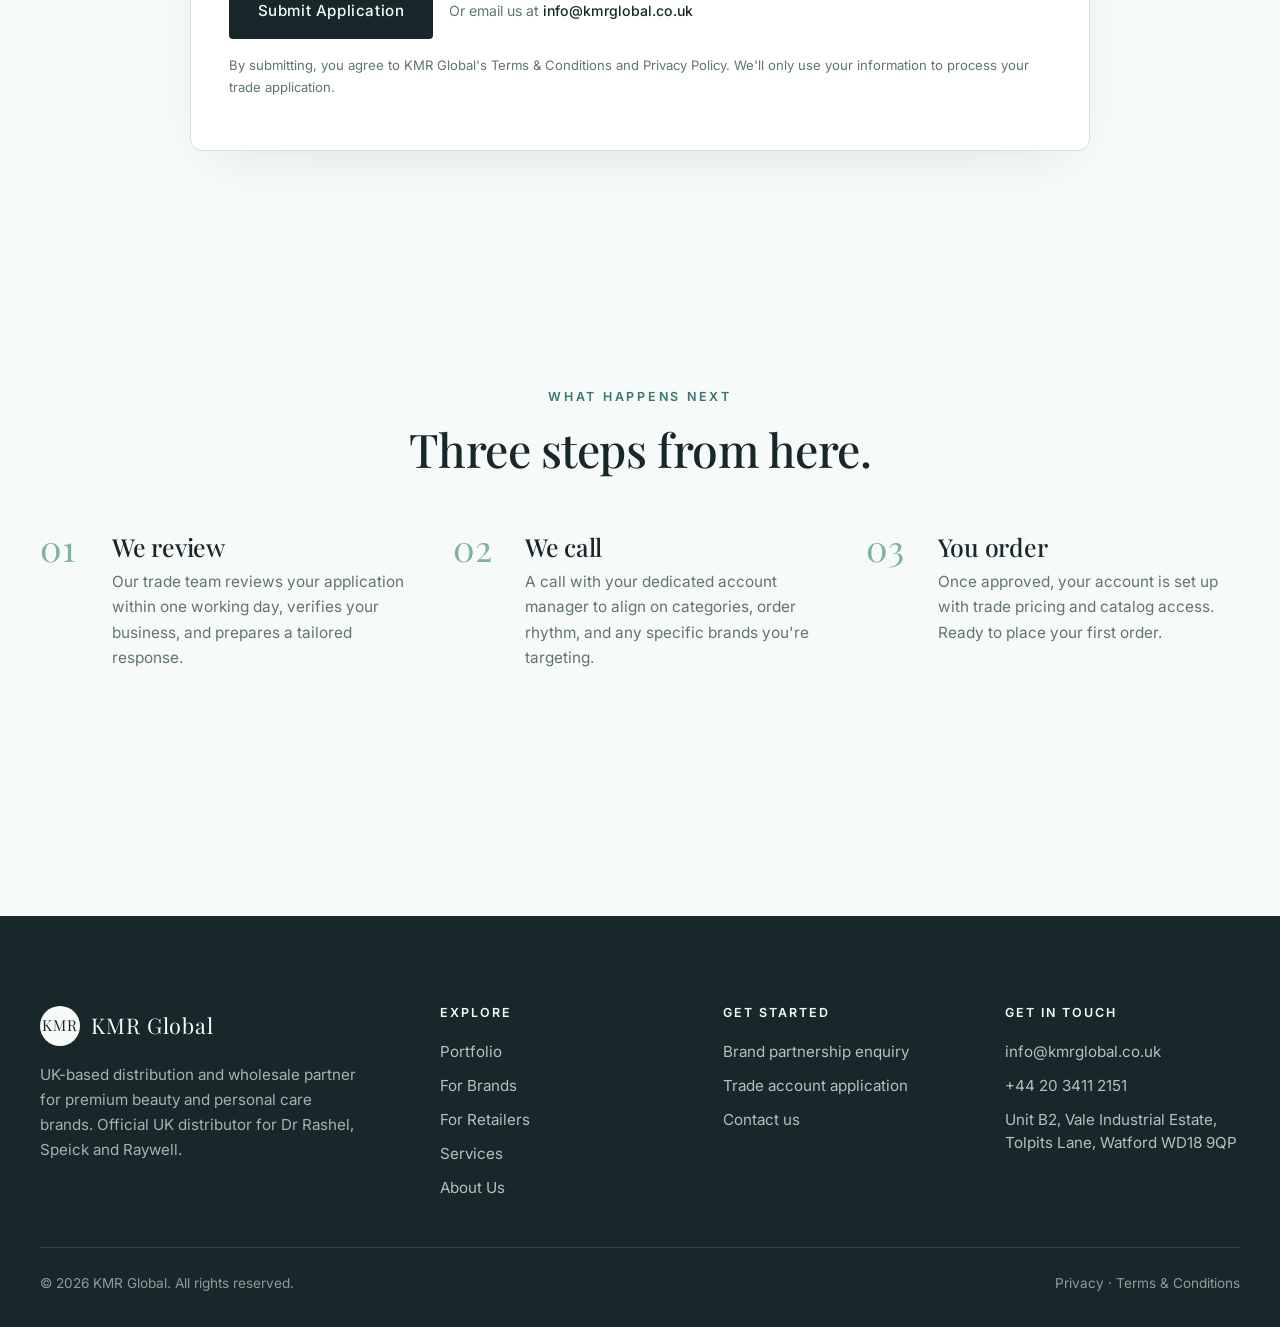
<file: inquiry.html>
<!DOCTYPE html>
<html lang="en">
<head>
  <meta charset="UTF-8" />
  <meta name="viewport" content="width=device-width, initial-scale=1.0" />
  <title>Apply for a Trade Account — KMR Global</title>
  <meta name="description" content="Open a KMR Global wholesale trade account. Get access to exclusive pricing, priority stock, and premium beauty brands across the UK." />
  <link rel="preconnect" href="https://fonts.googleapis.com" />
  <link rel="preconnect" href="https://fonts.gstatic.com" crossorigin />
  <link href="https://fonts.googleapis.com/css2?family=Inter:wght@300;400;500;600;700&family=Playfair+Display:wght@400;500;600&display=swap" rel="stylesheet" />
  <link rel="stylesheet" href="assets/styles.css" />
</head>
<body>

  <header class="site-header">
    <div class="container nav">
      <a href="index.html" class="brand"><span class="brand-mark">KMR</span><span>KMR Global</span></a>
      <nav class="nav-links" aria-label="Primary">
        <a href="portfolio.html">Portfolio</a><a href="for-brands.html">For Brands</a><a href="wholesale.html">For Retailers</a><a href="services.html">Services</a><a href="about.html">About</a><a href="contact.html">Contact</a>
      </nav>
      <div class="nav-cta">
        <a href="inquiry.html" class="btn btn-primary">Get in touch</a>
        <button class="nav-toggle" aria-label="Menu" aria-expanded="false"><span></span></button>
      </div>
    </div>
    <div class="mobile-menu"><a href="portfolio.html">Portfolio</a><a href="for-brands.html">For Brands</a><a href="wholesale.html">For Retailers</a><a href="services.html">Services</a><a href="about.html">About</a><a href="contact.html">Contact</a><a href="inquiry.html" class="btn btn-primary">Get in touch</a></div>
  </header>

  <main>

    <section class="page-hero">
      <div class="container">
        <div class="crumbs"><a href="index.html">Home</a> / Trade Account</div>
        <h1>Apply for a wholesale trade account.</h1>
        <p class="lead">Tell us a little about your business and the categories you're interested in. Our trade team will review your application and be in touch within one working day.</p>
        <p style="margin-top: 1.5rem; font-size: .95rem; color: var(--stone);">Are you a brand looking for UK distribution instead? <a href="for-brands.html" style="color: var(--rose-gold-deep); font-weight: 500;">Send a brand enquiry →</a></p>
      </div>
    </section>

    <section>
      <div class="container" style="max-width: 900px;">
        <div class="form-card">
          <form id="trade-form">
            <div class="form-grid">
              <div class="form-field"><label>Company Name <span class="req">*</span></label><input type="text" required placeholder="Your business" /></div>
              <div class="form-field"><label>Company Type <span class="req">*</span></label>
                <select required>
                  <option value="">Select…</option>
                  <option>Independent Retailer</option>
                  <option>Retail Chain</option>
                  <option>Pharmacy / Chemist</option>
                  <option>Boutique / Salon</option>
                  <option>E-commerce</option>
                  <option>Distributor / Wholesaler</option>
                  <option>Other</option>
                </select>
              </div>
              <div class="form-field"><label>Contact Name <span class="req">*</span></label><input type="text" required placeholder="Full name" /></div>
              <div class="form-field"><label>Role / Title</label><input type="text" placeholder="e.g. Buyer, Founder" /></div>
              <div class="form-field"><label>Email <span class="req">*</span></label><input type="email" required placeholder="you@company.com" /></div>
              <div class="form-field"><label>Phone <span class="req">*</span></label><input type="tel" required placeholder="+44 …" /></div>
              <div class="form-field"><label>Country <span class="req">*</span></label>
                <select required>
                  <option value="">Select…</option>
                  <option>United Kingdom</option>
                  <option>Ireland</option>
                  <option>France</option>
                  <option>Germany</option>
                  <option>Netherlands</option>
                  <option>Spain</option>
                  <option>Italy</option>
                  <option>Other EU</option>
                  <option>Other</option>
                </select>
              </div>
              <div class="form-field"><label>Website</label><input type="url" placeholder="https://" /></div>

              <div class="form-field full"><label>Interested Categories <span class="req">*</span></label>
                <select required>
                  <option value="">Select…</option>
                  <option>Skincare</option>
                  <option>Makeup</option>
                  <option>Haircare</option>
                  <option>Fragrance</option>
                  <option>Bodycare</option>
                  <option>Men's Grooming</option>
                  <option>Multiple / All Categories</option>
                </select>
              </div>
              <div class="form-field full"><label>Interested Brands</label><input type="text" placeholder="Any specific brands or lines you're targeting?" /></div>
              <div class="form-field full"><label>Anticipated Order Size</label>
                <select>
                  <option value="">Select…</option>
                  <option>Under £1,000 / month</option>
                  <option>£1,000 – £5,000 / month</option>
                  <option>£5,000 – £20,000 / month</option>
                  <option>£20,000+ / month</option>
                </select>
              </div>
              <div class="form-field full"><label>Message <span class="req">*</span></label><textarea required placeholder="Tell us about your business — what you sell, who your customers are, and how KMR can support you."></textarea></div>
            </div>

            <div style="margin-top: 1.75rem; display: flex; gap: 1rem; flex-wrap: wrap; align-items: center;">
              <button type="submit" class="btn btn-primary">Submit Application</button>
              <span style="font-size: .88rem; color: var(--stone);">Or email us at <a href="mailto:info@kmrglobal.co.uk" style="color: var(--charcoal); font-weight: 500;">info@kmrglobal.co.uk</a></span>
            </div>
            <div class="form-success">Thanks — your application has been received. Our trade team will review it and be in touch within one working day.</div>
            <p class="form-note">By submitting, you agree to KMR Global's Terms & Conditions and Privacy Policy. We'll only use your information to process your trade application.</p>
          </form>
        </div>
      </div>
    </section>

    <section>
      <div class="container">
        <div class="section-title center">
          <span class="eyebrow">What happens next</span>
          <h2>Three steps from here.</h2>
        </div>
        <div class="grid grid-3 steps">
          <div class="step"><h3>We review</h3><p>Our trade team reviews your application within one working day, verifies your business, and prepares a tailored response.</p></div>
          <div class="step"><h3>We call</h3><p>A call with your dedicated account manager to align on categories, order rhythm, and any specific brands you're targeting.</p></div>
          <div class="step"><h3>You order</h3><p>Once approved, your account is set up with trade pricing and catalog access. Ready to place your first order.</p></div>
        </div>
      </div>
    </section>

  </main>

  <footer class="site-footer">
    <div class="container">
      <div class="footer-top">
        <div class="footer-brand"><a href="index.html" class="brand"><span class="brand-mark">KMR</span><span>KMR Global</span></a><p>UK-based distribution and wholesale partner for premium beauty and personal care brands. Official UK distributor for Dr Rashel, Speick and Raywell.</p></div>
        <div class="footer-col"><h4>Explore</h4><ul><li><a href="portfolio.html">Portfolio</a></li><li><a href="for-brands.html">For Brands</a></li><li><a href="wholesale.html">For Retailers</a></li><li><a href="services.html">Services</a></li><li><a href="about.html">About Us</a></li></ul></div>
        <div class="footer-col"><h4>Get started</h4><ul><li><a href="for-brands.html">Brand partnership enquiry</a></li><li><a href="inquiry.html">Trade account application</a></li><li><a href="contact.html">Contact us</a></li></ul></div>
        <div class="footer-col"><h4>Get in touch</h4><ul><li><a href="mailto:info@kmrglobal.co.uk">info@kmrglobal.co.uk</a></li><li><a href="tel:+442034112151">+44 20 3411 2151</a></li><li>Unit B2, Vale Industrial Estate,<br/>Tolpits Lane, Watford WD18 9QP</li></ul></div>
      </div>
      <div class="footer-bottom"><span>© 2026 KMR Global. All rights reserved.</span><span><a href="#">Privacy</a> · <a href="#">Terms & Conditions</a></span></div>
    </div>
  </footer>

  <script src="assets/main.js"></script>
</body>
</html>
</file>
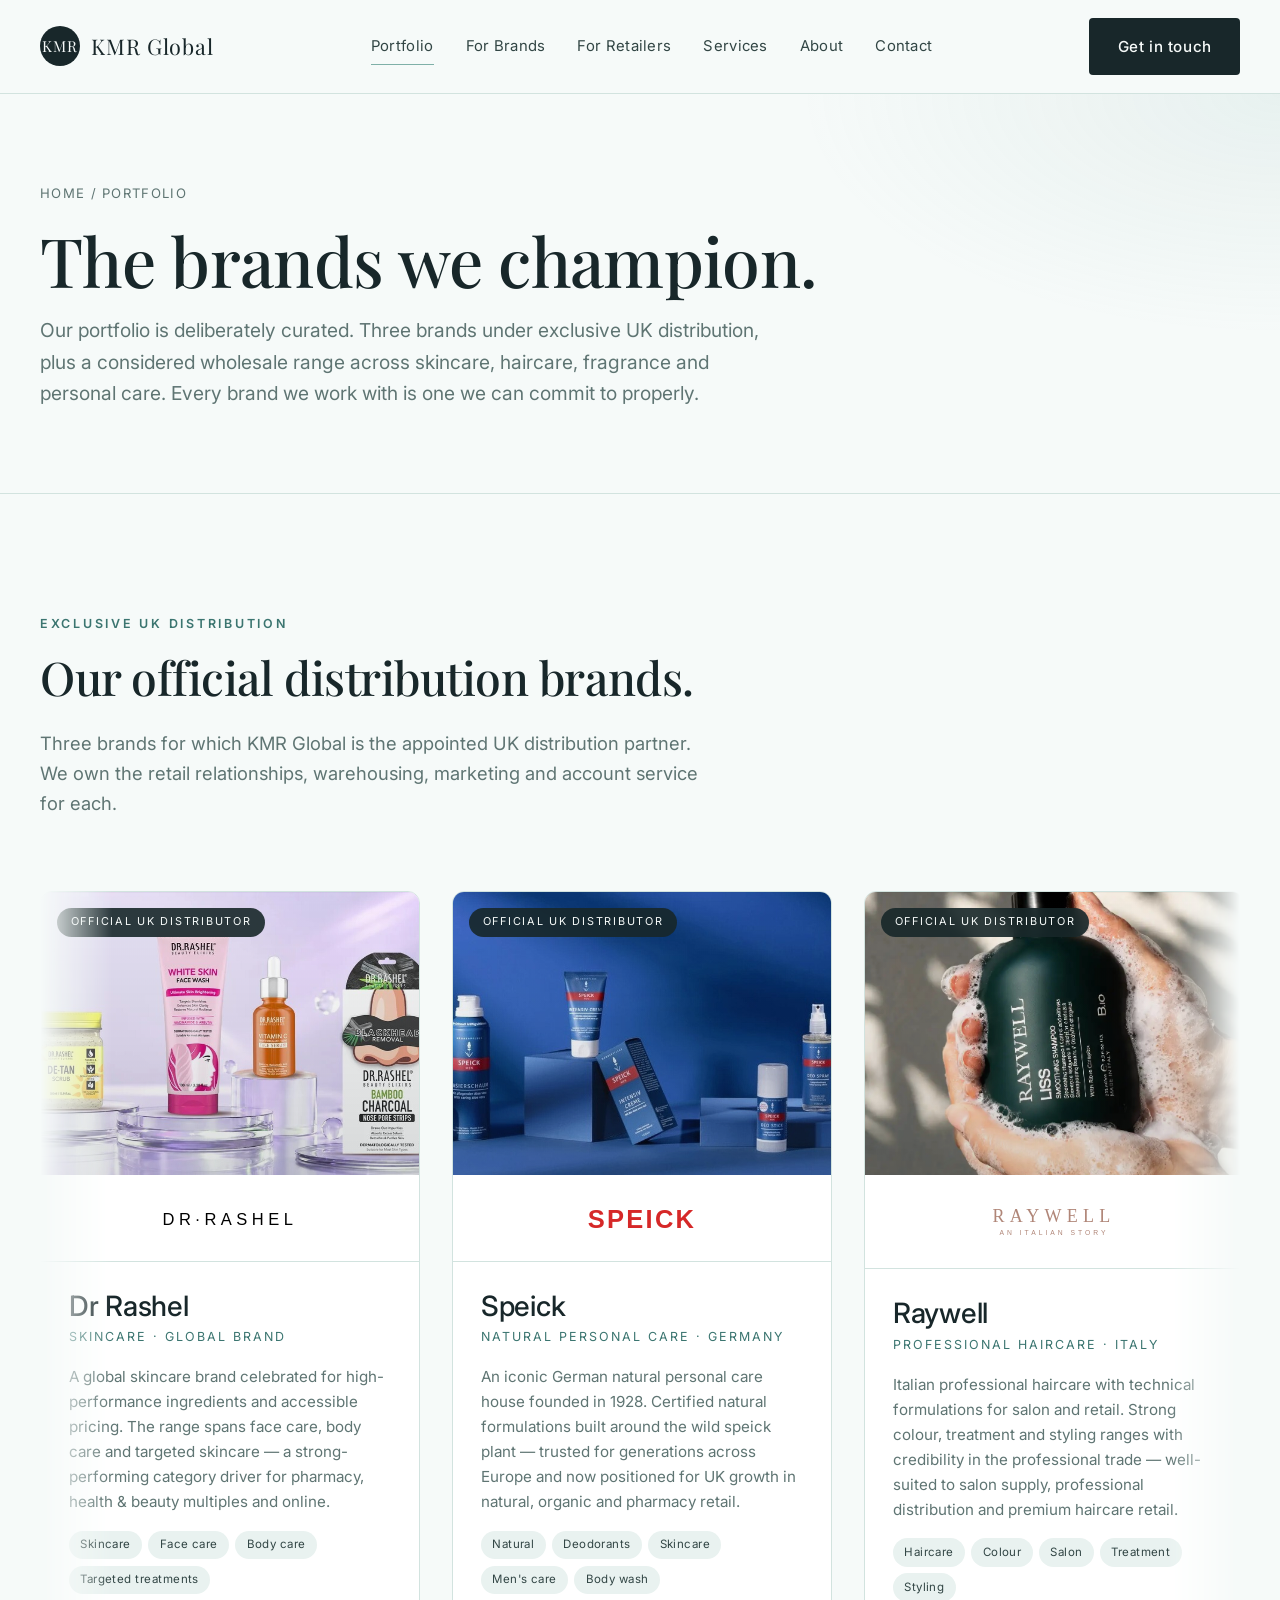
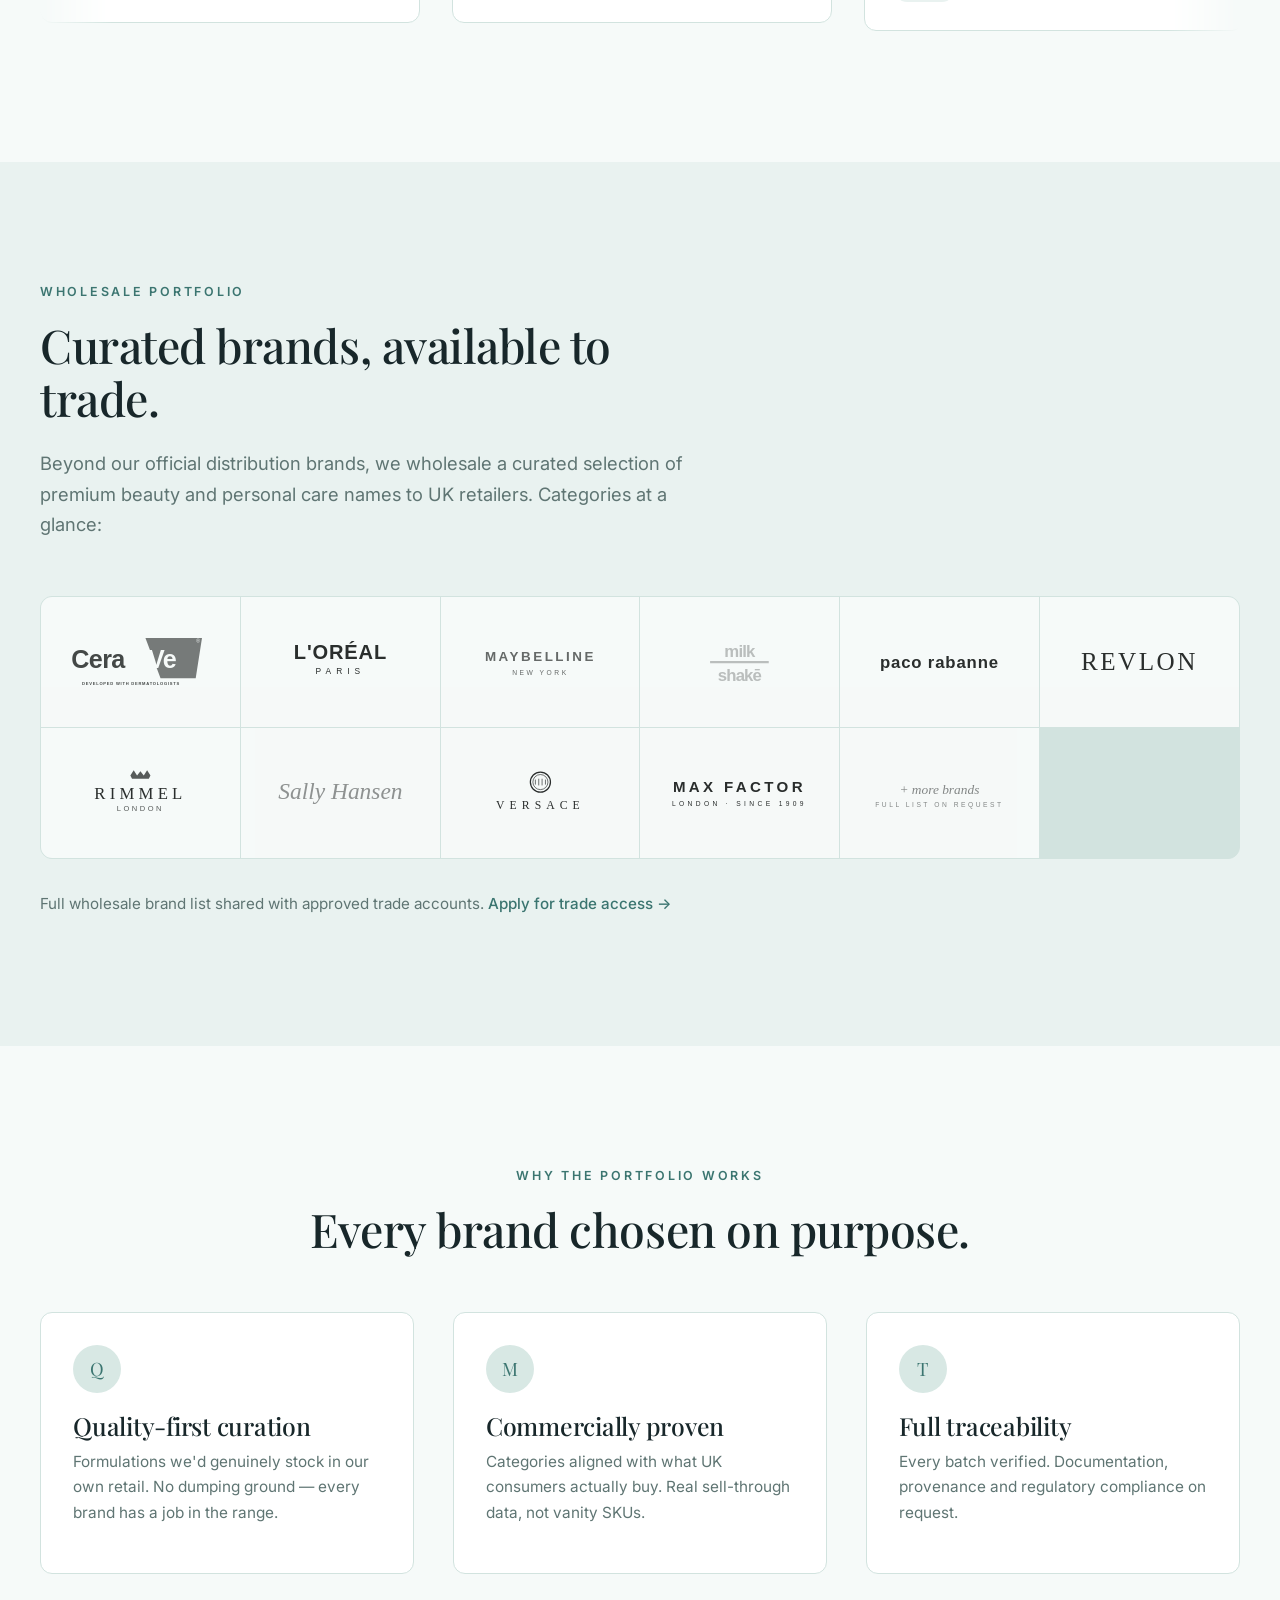
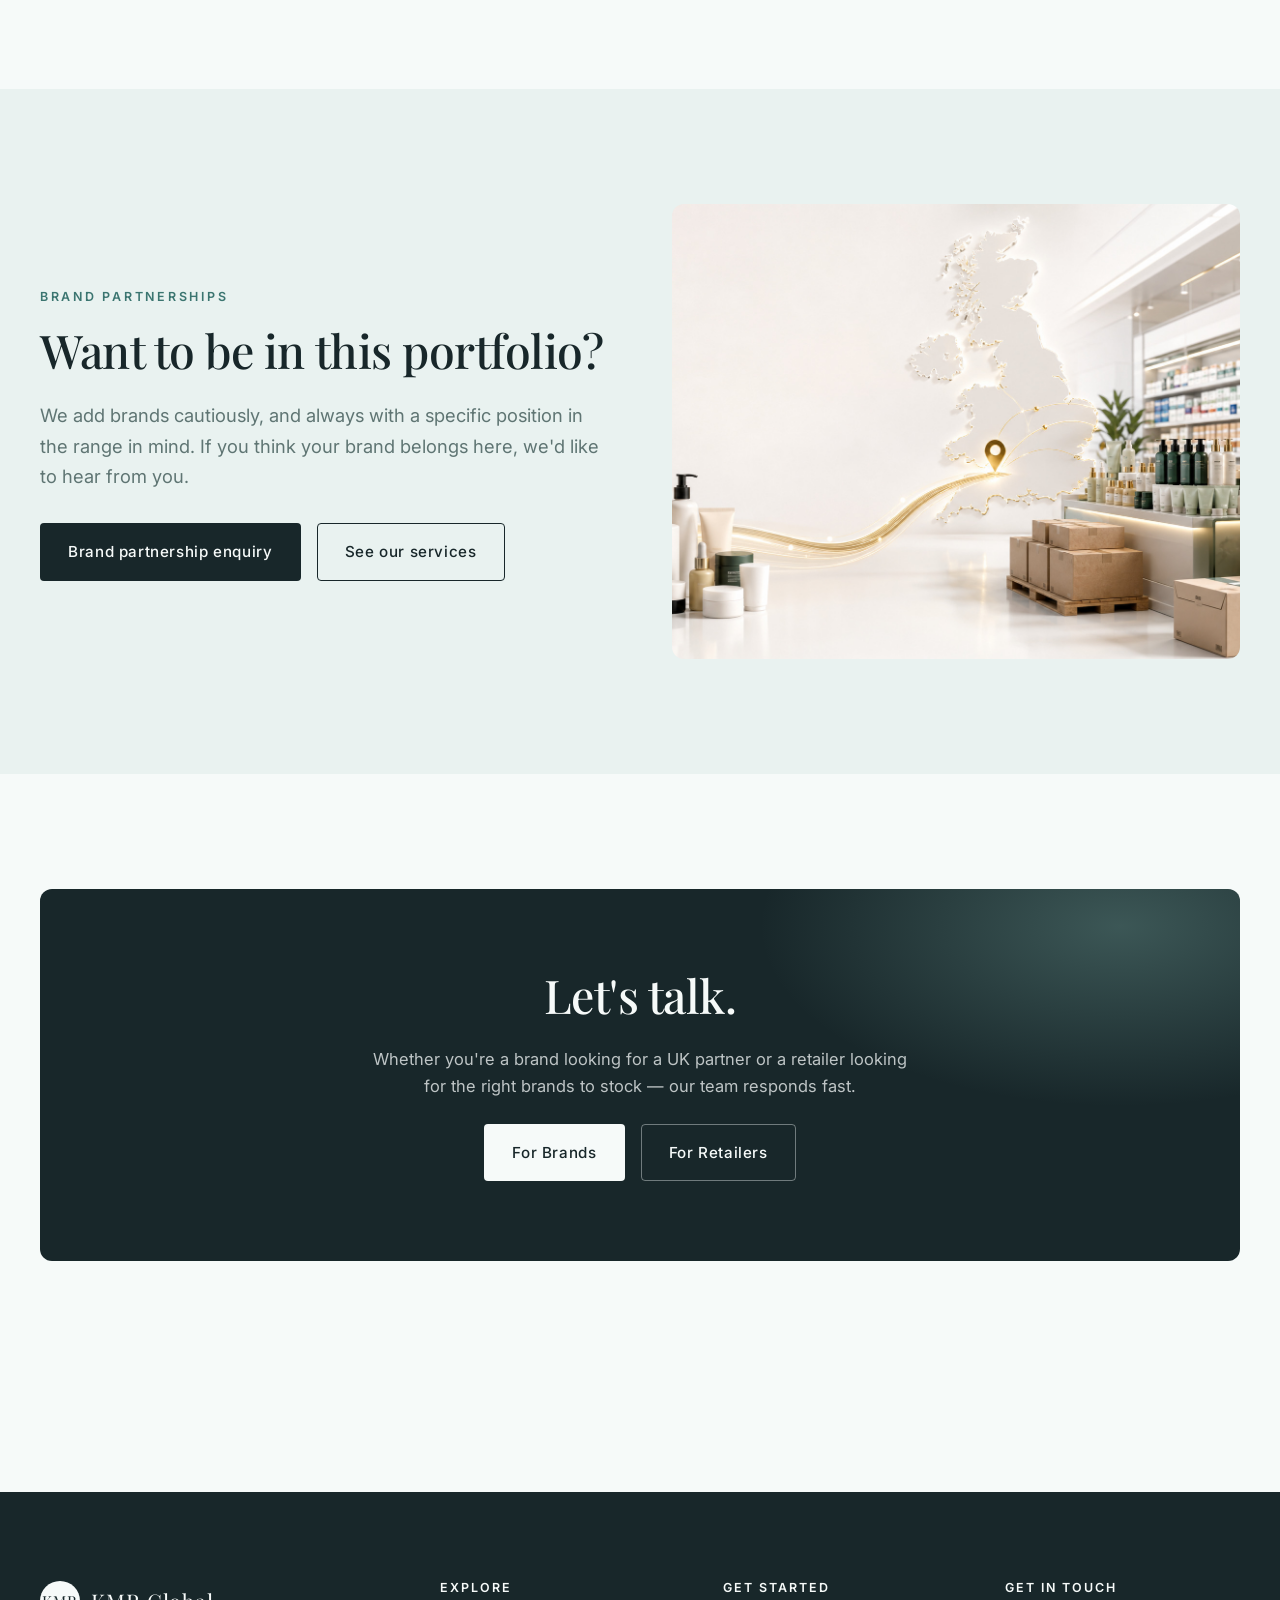
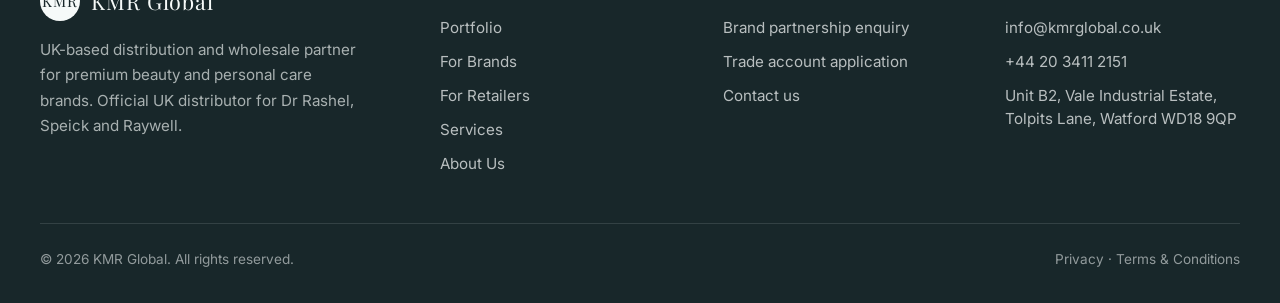
<file: portfolio.html>
<!DOCTYPE html>
<html lang="en">
<head>
  <meta charset="UTF-8" />
  <meta name="viewport" content="width=device-width, initial-scale=1.0" />
  <title>Portfolio — KMR Global</title>
  <meta name="description" content="Our portfolio of beauty and personal care brands — including our official UK distribution brands Dr Rashel, Speick and Raywell, plus wholesale partners across skincare, haircare, fragrance and personal care." />
  <link rel="preconnect" href="https://fonts.googleapis.com" />
  <link rel="preconnect" href="https://fonts.gstatic.com" crossorigin />
  <link href="https://fonts.googleapis.com/css2?family=Inter:wght@300;400;500;600;700&family=Playfair+Display:wght@400;500;600&display=swap" rel="stylesheet" />
  <link rel="stylesheet" href="assets/styles.css" />
</head>
<body>

  <header class="site-header">
    <div class="container nav">
      <a href="index.html" class="brand"><span class="brand-mark">KMR</span><span>KMR Global</span></a>
      <nav class="nav-links" aria-label="Primary">
        <a href="portfolio.html" class="active">Portfolio</a>
        <a href="for-brands.html">For Brands</a>
        <a href="wholesale.html">For Retailers</a>
        <a href="services.html">Services</a>
        <a href="about.html">About</a>
        <a href="contact.html">Contact</a>
      </nav>
      <div class="nav-cta">
        <a href="inquiry.html" class="btn btn-primary">Get in touch</a>
        <button class="nav-toggle" aria-label="Menu" aria-expanded="false"><span></span></button>
      </div>
    </div>
    <div class="mobile-menu">
      <a href="portfolio.html">Portfolio</a><a href="for-brands.html">For Brands</a><a href="wholesale.html">For Retailers</a><a href="services.html">Services</a><a href="about.html">About</a><a href="contact.html">Contact</a>
      <a href="inquiry.html" class="btn btn-primary">Get in touch</a>
    </div>
  </header>

  <main>

    <section class="page-hero">
      <div class="container">
        <div class="crumbs"><a href="index.html">Home</a> / Portfolio</div>
        <h1>The brands we champion.</h1>
        <p class="lead">Our portfolio is deliberately curated. Three brands under exclusive UK distribution, plus a considered wholesale range across skincare, haircare, fragrance and personal care. Every brand we work with is one we can commit to properly.</p>
      </div>
    </section>

    <!-- OFFICIAL DISTRIBUTION -->
    <section>
      <div class="container">
        <div class="section-title left">
          <span class="eyebrow">Exclusive UK Distribution</span>
          <h2>Our official distribution brands.</h2>
          <p class="lead">Three brands for which KMR Global is the appointed UK distribution partner. We own the retail relationships, warehousing, marketing and account service for each.</p>
        </div>
        <div class="brand-banner">
          <div class="brand-banner-track">
            <!-- Set 1 -->
            <div class="brand-banner-slide"><article class="dist-card">
              <div class="dist-img" style="background-image: linear-gradient(180deg, rgba(246,250,249,0), rgba(24,39,42,.15)), url('assets/brands/dr-rashel.jpg'), linear-gradient(135deg, var(--blush), var(--cream));"><span class="dist-tag">Official UK Distributor</span></div>
              <div class="brand-logo-band"><svg viewBox="0 0 240 50" xmlns="http://www.w3.org/2000/svg" aria-label="Dr Rashel logo"><text x="120" y="35" text-anchor="middle" font-family="Arial, Helvetica, sans-serif" font-size="22" font-weight="400" fill="#000" letter-spacing="6">DR·RASHEL</text></svg></div>
              <div class="dist-body">
                <h3>Dr Rashel</h3>
                <div class="dist-country">Skincare · Global brand</div>
                <p>A global skincare brand celebrated for high-performance ingredients and accessible pricing. The range spans face care, body care and targeted skincare — a strong-performing category driver for pharmacy, health & beauty multiples and online.</p>
                <div class="dist-cats"><span>Skincare</span><span>Face care</span><span>Body care</span><span>Targeted treatments</span></div>
              </div>
            </article></div>
            <div class="brand-banner-slide"><article class="dist-card">
              <div class="dist-img" style="background-image: linear-gradient(180deg, rgba(246,250,249,0), rgba(24,39,42,.15)), url('assets/brands/speick.jpg'), linear-gradient(135deg, var(--cream), var(--blush));"><span class="dist-tag">Official UK Distributor</span></div>
              <div class="brand-logo-band"><svg viewBox="0 0 240 50" xmlns="http://www.w3.org/2000/svg" aria-label="Speick logo"><text x="120" y="38" text-anchor="middle" font-family="'Arial Black', Impact, sans-serif" font-size="34" font-weight="900" fill="#D62828" letter-spacing="3">SPEICK</text></svg></div>
              <div class="dist-body">
                <h3>Speick</h3>
                <div class="dist-country">Natural Personal Care · Germany</div>
                <p>An iconic German natural personal care house founded in 1928. Certified natural formulations built around the wild speick plant — trusted for generations across Europe and now positioned for UK growth in natural, organic and pharmacy retail.</p>
                <div class="dist-cats"><span>Natural</span><span>Deodorants</span><span>Skincare</span><span>Men's care</span><span>Body wash</span></div>
              </div>
            </article></div>
            <div class="brand-banner-slide"><article class="dist-card">
              <div class="dist-img" style="background-image: linear-gradient(180deg, rgba(246,250,249,0), rgba(24,39,42,.15)), url('assets/brands/raywell.jpg'), linear-gradient(135deg, var(--blush), var(--cream));"><span class="dist-tag">Official UK Distributor</span></div>
              <div class="brand-logo-band"><svg viewBox="0 0 240 60" xmlns="http://www.w3.org/2000/svg" aria-label="Raywell logo"><text x="120" y="30" text-anchor="middle" font-family="Georgia, 'Times New Roman', serif" font-size="24" font-weight="400" fill="#B08678" letter-spacing="7">RAYWELL</text><text x="120" y="48" text-anchor="middle" font-family="Arial, sans-serif" font-size="9" fill="#B08678" letter-spacing="4">AN ITALIAN STORY</text></svg></div>
              <div class="dist-body">
                <h3>Raywell</h3>
                <div class="dist-country">Professional Haircare · Italy</div>
                <p>Italian professional haircare with technical formulations for salon and retail. Strong colour, treatment and styling ranges with credibility in the professional trade — well-suited to salon supply, professional distribution and premium haircare retail.</p>
                <div class="dist-cats"><span>Haircare</span><span>Colour</span><span>Salon</span><span>Treatment</span><span>Styling</span></div>
              </div>
            </article></div>
            <!-- Set 2 (duplicate for seamless loop) -->
            <div class="brand-banner-slide" aria-hidden="true"><article class="dist-card">
              <div class="dist-img" style="background-image: linear-gradient(180deg, rgba(246,250,249,0), rgba(24,39,42,.15)), url('assets/brands/dr-rashel.jpg'), linear-gradient(135deg, var(--blush), var(--cream));"><span class="dist-tag">Official UK Distributor</span></div>
              <div class="brand-logo-band"><svg viewBox="0 0 240 50" xmlns="http://www.w3.org/2000/svg"><text x="120" y="35" text-anchor="middle" font-family="Arial, Helvetica, sans-serif" font-size="22" font-weight="400" fill="#000" letter-spacing="6">DR·RASHEL</text></svg></div>
              <div class="dist-body">
                <h3>Dr Rashel</h3>
                <div class="dist-country">Skincare · Global brand</div>
                <p>A global skincare brand celebrated for high-performance ingredients and accessible pricing. Face care, body care and targeted skincare — a strong category driver for pharmacy, health & beauty multiples and online.</p>
                <div class="dist-cats"><span>Skincare</span><span>Face care</span><span>Body care</span></div>
              </div>
            </article></div>
            <div class="brand-banner-slide" aria-hidden="true"><article class="dist-card">
              <div class="dist-img" style="background-image: linear-gradient(180deg, rgba(246,250,249,0), rgba(24,39,42,.15)), url('assets/brands/speick.jpg'), linear-gradient(135deg, var(--cream), var(--blush));"><span class="dist-tag">Official UK Distributor</span></div>
              <div class="brand-logo-band"><svg viewBox="0 0 240 50" xmlns="http://www.w3.org/2000/svg"><text x="120" y="38" text-anchor="middle" font-family="'Arial Black', Impact, sans-serif" font-size="34" font-weight="900" fill="#D62828" letter-spacing="3">SPEICK</text></svg></div>
              <div class="dist-body">
                <h3>Speick</h3>
                <div class="dist-country">Natural Personal Care · Germany</div>
                <p>Iconic German natural personal care brand with heritage back to 1928. Certified natural formulations trusted across Europe.</p>
                <div class="dist-cats"><span>Natural</span><span>Deodorants</span><span>Skincare</span></div>
              </div>
            </article></div>
            <div class="brand-banner-slide" aria-hidden="true"><article class="dist-card">
              <div class="dist-img" style="background-image: linear-gradient(180deg, rgba(246,250,249,0), rgba(24,39,42,.15)), url('assets/brands/raywell.jpg'), linear-gradient(135deg, var(--blush), var(--cream));"><span class="dist-tag">Official UK Distributor</span></div>
              <div class="brand-logo-band"><svg viewBox="0 0 240 60" xmlns="http://www.w3.org/2000/svg"><text x="120" y="30" text-anchor="middle" font-family="Georgia, serif" font-size="24" font-weight="400" fill="#B08678" letter-spacing="7">RAYWELL</text><text x="120" y="48" text-anchor="middle" font-family="Arial, sans-serif" font-size="9" fill="#B08678" letter-spacing="4">AN ITALIAN STORY</text></svg></div>
              <div class="dist-body">
                <h3>Raywell</h3>
                <div class="dist-country">Professional Haircare · Italy</div>
                <p>Italian professional haircare with technical formulations for salon and retail. Strong colour, treatment and styling ranges.</p>
                <div class="dist-cats"><span>Haircare</span><span>Salon</span><span>Colour</span></div>
              </div>
            </article></div>
          </div>
        </div>
      </div>
    </section>

    <!-- WHOLESALE -->
    <section style="background: var(--cream);">
      <div class="container">
        <div class="section-title left">
          <span class="eyebrow">Wholesale Portfolio</span>
          <h2>Curated brands, available to trade.</h2>
          <p class="lead">Beyond our official distribution brands, we wholesale a curated selection of premium beauty and personal care names to UK retailers. Categories at a glance:</p>
        </div>
        <div class="wholesale-logo-grid">
          <!-- CeraVe (two-tone lockup: navy "Cera" + blue trapezoid with white "Ve") -->
          <div><svg viewBox="0 0 240 90" xmlns="http://www.w3.org/2000/svg" aria-label="CeraVe"><polygon points="128,8 218,8 208,72 152,72" fill="#0072BC"/><text x="10" y="55" font-family="Arial, Helvetica, sans-serif" font-size="40" font-weight="700" fill="#0A2540" letter-spacing="-1">Cera</text><text x="132" y="55" font-family="Arial, Helvetica, sans-serif" font-size="40" font-weight="700" fill="#FFFFFF" letter-spacing="-1">Ve</text><text x="209" y="16" font-family="Arial, sans-serif" font-size="8" fill="#FFFFFF">®</text><text x="105" y="83" text-anchor="middle" font-family="Arial, sans-serif" font-size="6.5" font-weight="600" fill="#0A2540" letter-spacing="1.2">DEVELOPED WITH DERMATOLOGISTS</text></svg></div>
          <!-- L'Oréal Paris -->
          <div><svg viewBox="0 0 180 60" xmlns="http://www.w3.org/2000/svg" aria-label="L'Oréal Paris"><text x="90" y="28" text-anchor="middle" font-family="'Arial Black', Impact, sans-serif" font-size="24" font-weight="900" fill="#000" letter-spacing="1">L'ORÉAL</text><text x="90" y="45" text-anchor="middle" font-family="Arial, sans-serif" font-size="10" fill="#000" letter-spacing="6">PARIS</text></svg></div>
          <!-- Maybelline -->
          <div><svg viewBox="0 0 180 60" xmlns="http://www.w3.org/2000/svg" aria-label="Maybelline New York"><text x="90" y="30" text-anchor="middle" font-family="Arial, sans-serif" font-size="16" font-weight="600" fill="#4a4a4a" letter-spacing="3">MAYBELLINE</text><text x="90" y="46" text-anchor="middle" font-family="Arial, sans-serif" font-size="8" fill="#4a4a4a" letter-spacing="3">NEW YORK</text></svg></div>
          <!-- Milk Shake (yellow, stacked with underscore) -->
          <div><svg viewBox="0 0 180 70" xmlns="http://www.w3.org/2000/svg" aria-label="Milk Shake"><text x="90" y="30" text-anchor="middle" font-family="'Arial Black', Impact, sans-serif" font-size="20" font-weight="900" fill="#E5B23A" letter-spacing="-1">milk</text><line x1="55" y1="36" x2="125" y2="36" stroke="#E5B23A" stroke-width="2.5"/><text x="90" y="58" text-anchor="middle" font-family="'Arial Black', Impact, sans-serif" font-size="20" font-weight="900" fill="#E5B23A" letter-spacing="-1">shakē</text></svg></div>
          <!-- Paco Rabanne -->
          <div><svg viewBox="0 0 180 60" xmlns="http://www.w3.org/2000/svg" aria-label="Paco Rabanne"><text x="90" y="38" text-anchor="middle" font-family="'Arial Black', Impact, sans-serif" font-size="20" font-weight="900" fill="#000" letter-spacing="1">paco rabanne</text></svg></div>
          <!-- Revlon -->
          <div><svg viewBox="0 0 180 60" xmlns="http://www.w3.org/2000/svg" aria-label="Revlon"><text x="90" y="40" text-anchor="middle" font-family="Georgia, serif" font-size="30" font-weight="500" fill="#000" letter-spacing="3">REVLON</text></svg></div>
          <!-- Rimmel London -->
          <div><svg viewBox="0 0 180 60" xmlns="http://www.w3.org/2000/svg" aria-label="Rimmel London"><path d="M 78 10 L 82 4 L 86 10 L 90 5 L 94 10 L 98 4 L 102 10 L 100 14 L 80 14 Z" fill="#C8102E"/><text x="90" y="38" text-anchor="middle" font-family="Georgia, serif" font-size="20" font-weight="500" fill="#000" letter-spacing="5">RIMMEL</text><text x="90" y="52" text-anchor="middle" font-family="Arial, sans-serif" font-size="9" fill="#C8102E" letter-spacing="3">LONDON</text></svg></div>
          <!-- Sally Hansen -->
          <div><svg viewBox="0 0 180 60" xmlns="http://www.w3.org/2000/svg" aria-label="Sally Hansen"><text x="90" y="38" text-anchor="middle" font-family="'Brush Script MT', 'Lucida Handwriting', 'Segoe Script', cursive" font-size="28" font-weight="400" font-style="italic" fill="#F26522">Sally Hansen</text></svg></div>
          <!-- Versace -->
          <div><svg viewBox="0 0 180 60" xmlns="http://www.w3.org/2000/svg" aria-label="Versace"><circle cx="90" cy="18" r="12" fill="none" stroke="#000" stroke-width="1.5"/><circle cx="90" cy="18" r="9" fill="none" stroke="#000" stroke-width=".8"/><path d="M 84 15 L 84 21 M 88 14 L 88 22 M 92 14 L 92 22 M 96 15 L 96 21" stroke="#000" stroke-width=".8"/><text x="90" y="50" text-anchor="middle" font-family="Georgia, serif" font-size="14" font-weight="500" fill="#000" letter-spacing="6">VERSACE</text></svg></div>
          <!-- Max Factor -->
          <div><svg viewBox="0 0 180 60" xmlns="http://www.w3.org/2000/svg" aria-label="Max Factor"><text x="90" y="30" text-anchor="middle" font-family="Arial, sans-serif" font-size="18" font-weight="700" fill="#000" letter-spacing="4">MAX FACTOR</text><text x="90" y="46" text-anchor="middle" font-family="Arial, sans-serif" font-size="8" fill="#000" letter-spacing="4">LONDON · SINCE 1909</text></svg></div>
          <!-- Placeholder -->
          <div><svg viewBox="0 0 180 60" xmlns="http://www.w3.org/2000/svg"><text x="90" y="32" text-anchor="middle" font-family="Georgia, serif" font-size="16" font-weight="400" font-style="italic" fill="#5F7573">+ more brands</text><text x="90" y="48" text-anchor="middle" font-family="Arial, sans-serif" font-size="8" fill="#5F7573" letter-spacing="3">FULL LIST ON REQUEST</text></svg></div>
        </div>
        <p class="text-stone" style="margin-top: 2rem; font-size: .95rem;">Full wholesale brand list shared with approved trade accounts. <a href="inquiry.html" style="color: var(--rose-gold-deep); font-weight: 500;">Apply for trade access →</a></p>
      </div>
    </section>

    <!-- WHY IT WORKS -->
    <section>
      <div class="container">
        <div class="section-title center">
          <span class="eyebrow">Why the portfolio works</span>
          <h2>Every brand chosen on purpose.</h2>
        </div>
        <div class="grid grid-3">
          <div class="card"><div class="icon">Q</div><h3>Quality-first curation</h3><p>Formulations we'd genuinely stock in our own retail. No dumping ground — every brand has a job in the range.</p></div>
          <div class="card"><div class="icon">M</div><h3>Commercially proven</h3><p>Categories aligned with what UK consumers actually buy. Real sell-through data, not vanity SKUs.</p></div>
          <div class="card"><div class="icon">T</div><h3>Full traceability</h3><p>Every batch verified. Documentation, provenance and regulatory compliance on request.</p></div>
        </div>
      </div>
    </section>

    <!-- SPLIT: FOR BRANDS -->
    <section style="background: var(--cream);">
      <div class="container split">
        <div>
          <span class="eyebrow">Brand partnerships</span>
          <h2>Want to be in this portfolio?</h2>
          <p class="lead">We add brands cautiously, and always with a specific position in the range in mind. If you think your brand belongs here, we'd like to hear from you.</p>
          <div style="margin-top: 2rem; display: flex; gap: 1rem; flex-wrap: wrap;">
            <a href="for-brands.html" class="btn btn-primary">Brand partnership enquiry</a>
            <a href="services.html" class="btn btn-outline">See our services</a>
          </div>
        </div>
        <div class="section-image" style="background-image: url('assets/brands/hero-uk-distribution.jpg'), linear-gradient(135deg, var(--cream), var(--blush));"></div>
      </div>
    </section>

    <!-- CTA -->
    <section>
      <div class="container">
        <div class="cta-band center">
          <div class="container" style="width: min(100% - 3rem, 60ch);">
            <h2>Let's talk.</h2>
            <p>Whether you're a brand looking for a UK partner or a retailer looking for the right brands to stock — our team responds fast.</p>
            <div style="display: flex; gap: 1rem; justify-content: center; flex-wrap: wrap; margin-top: 1.5rem;">
              <a href="for-brands.html" class="btn btn-primary">For Brands</a>
              <a href="wholesale.html" class="btn btn-outline">For Retailers</a>
            </div>
          </div>
        </div>
      </div>
    </section>

  </main>

  <footer class="site-footer">
    <div class="container">
      <div class="footer-top">
        <div class="footer-brand">
          <a href="index.html" class="brand"><span class="brand-mark">KMR</span><span>KMR Global</span></a>
          <p>UK-based distribution and wholesale partner for premium beauty and personal care brands. Official UK distributor for Dr Rashel, Speick and Raywell.</p>
        </div>
        <div class="footer-col"><h4>Explore</h4><ul><li><a href="portfolio.html">Portfolio</a></li><li><a href="for-brands.html">For Brands</a></li><li><a href="wholesale.html">For Retailers</a></li><li><a href="services.html">Services</a></li><li><a href="about.html">About Us</a></li></ul></div>
        <div class="footer-col"><h4>Get started</h4><ul><li><a href="for-brands.html">Brand partnership enquiry</a></li><li><a href="inquiry.html">Trade account application</a></li><li><a href="contact.html">Contact us</a></li></ul></div>
        <div class="footer-col"><h4>Get in touch</h4><ul><li><a href="mailto:info@kmrglobal.co.uk">info@kmrglobal.co.uk</a></li><li><a href="tel:+442034112151">+44 20 3411 2151</a></li><li>Unit B2, Vale Industrial Estate,<br/>Tolpits Lane, Watford WD18 9QP</li></ul></div>
      </div>
      <div class="footer-bottom"><span>© 2026 KMR Global. All rights reserved.</span><span><a href="#">Privacy</a> · <a href="#">Terms & Conditions</a></span></div>
    </div>
  </footer>

  <script src="assets/main.js"></script>
</body>
</html>
</file>
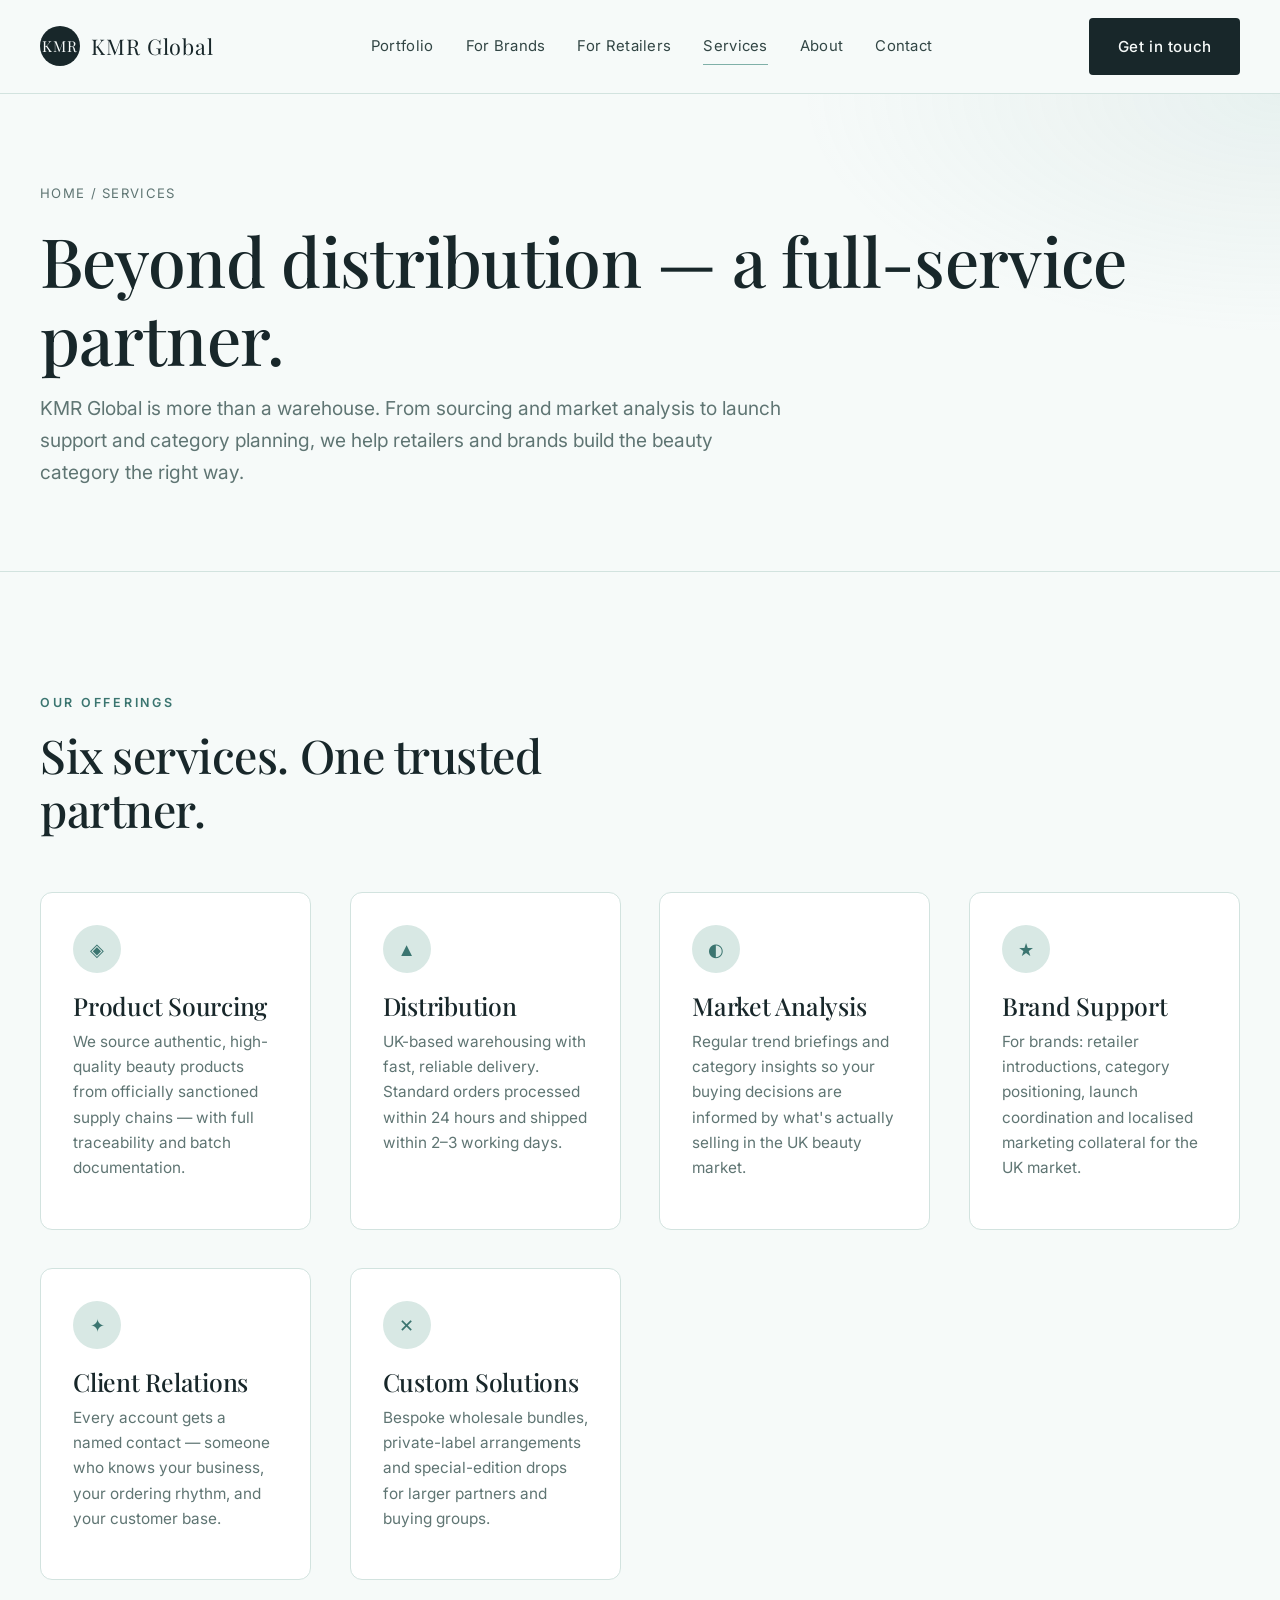
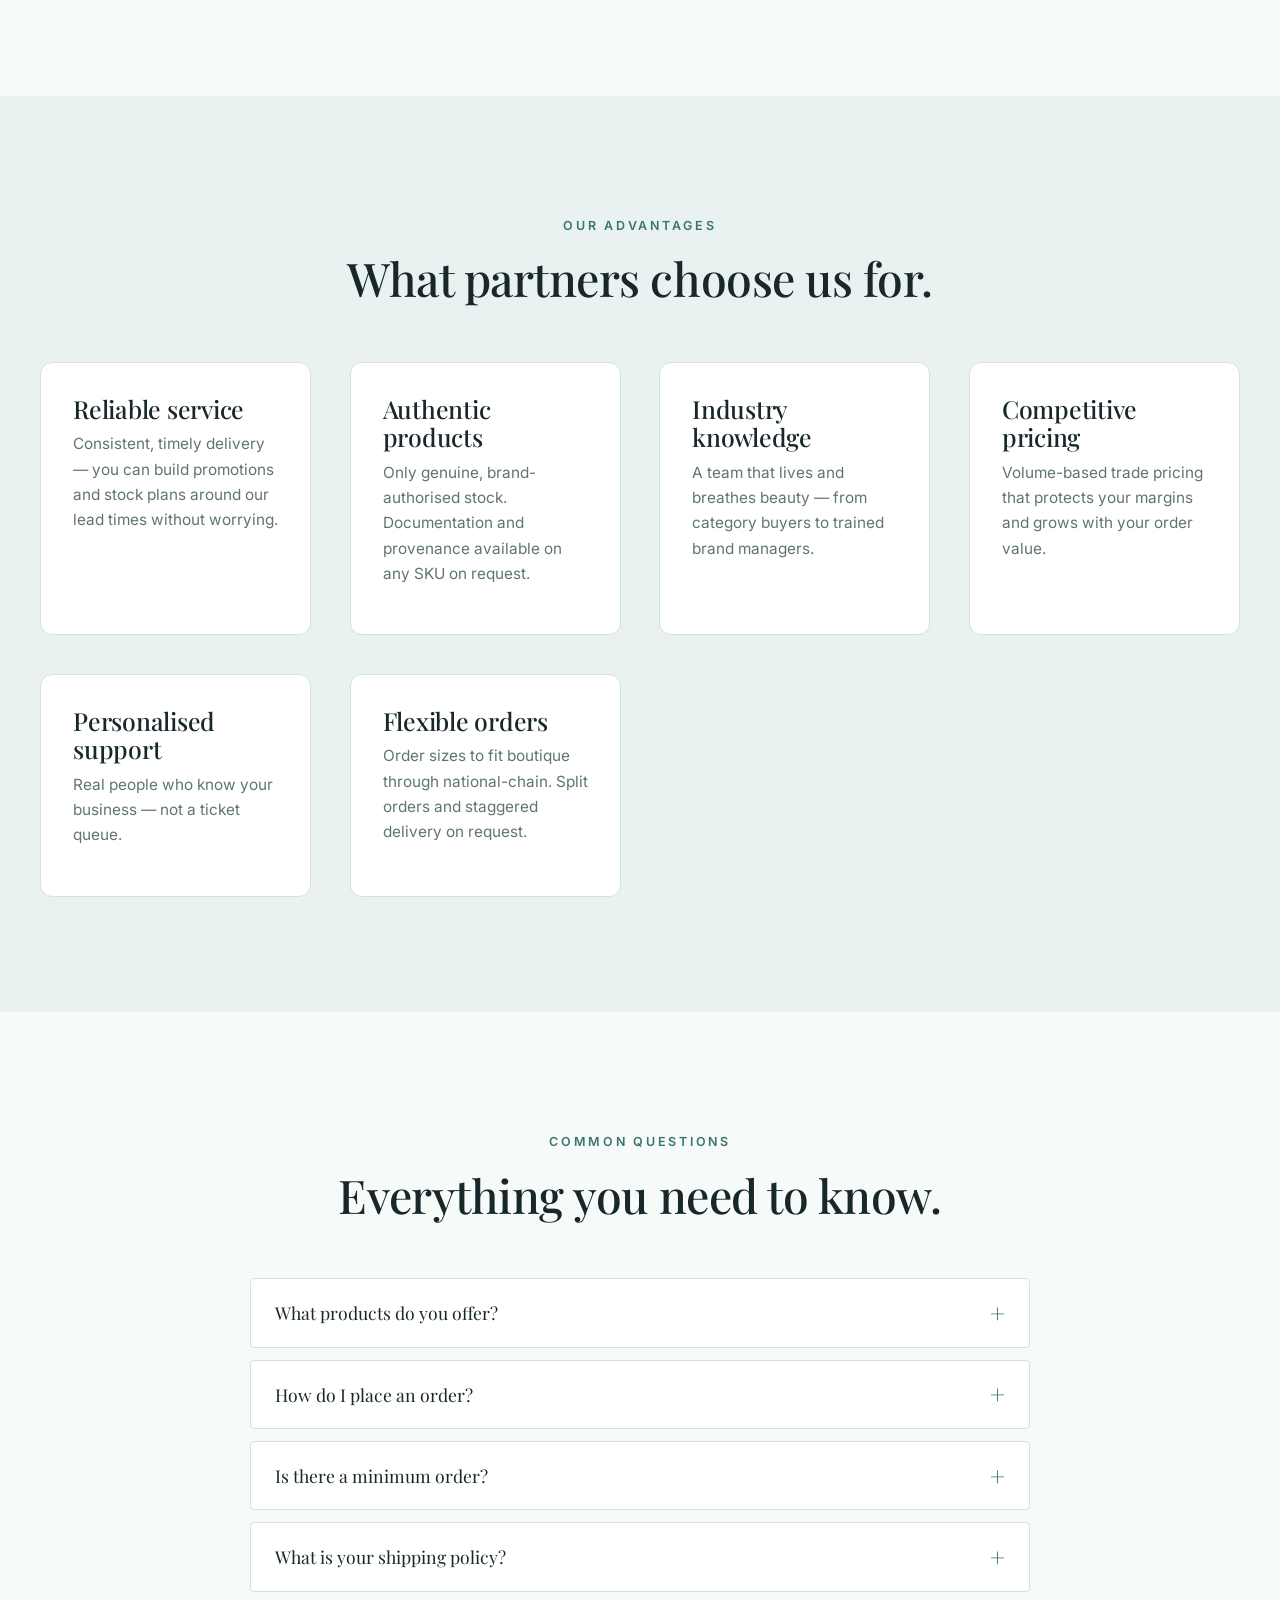
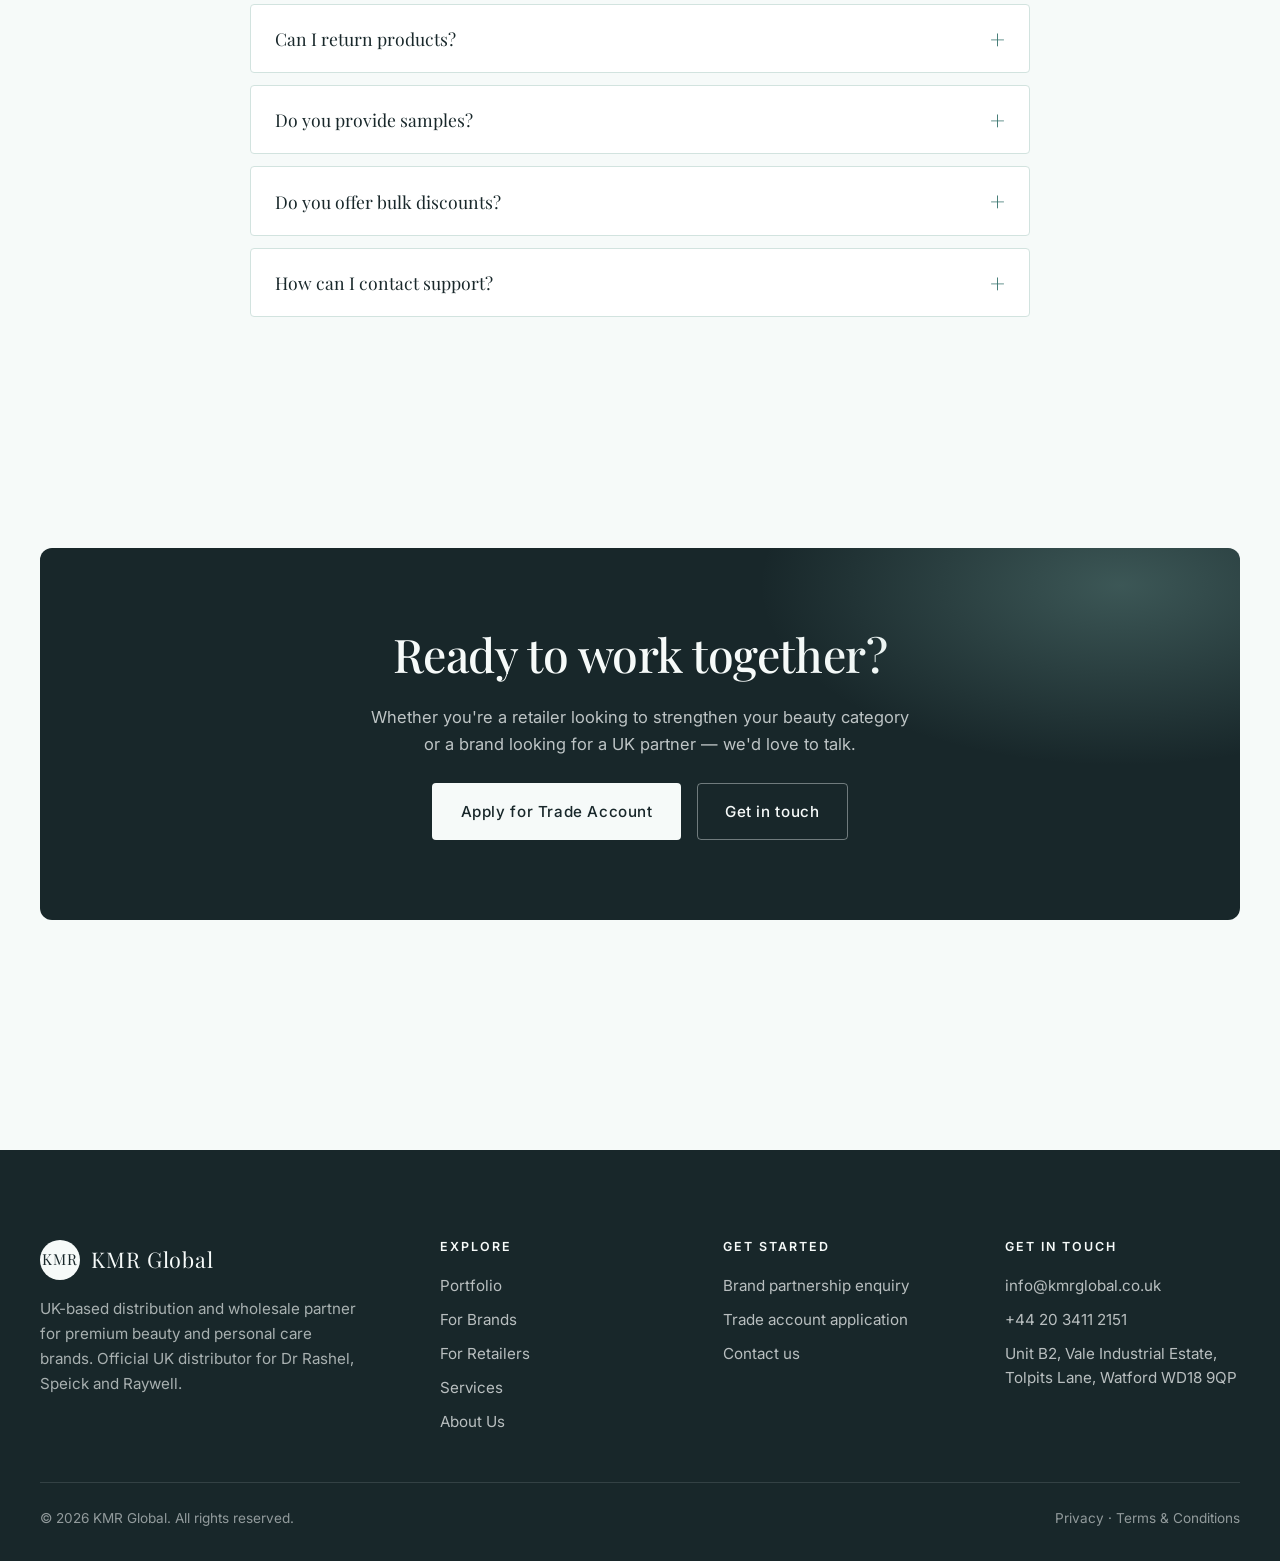
<file: services.html>
<!DOCTYPE html>
<html lang="en">
<head>
  <meta charset="UTF-8" />
  <meta name="viewport" content="width=device-width, initial-scale=1.0" />
  <title>Services — KMR Global</title>
  <meta name="description" content="Product sourcing, distribution, market analysis and brand support. The full-service beauty wholesale offering from KMR Global." />
  <link rel="preconnect" href="https://fonts.googleapis.com" />
  <link rel="preconnect" href="https://fonts.gstatic.com" crossorigin />
  <link href="https://fonts.googleapis.com/css2?family=Inter:wght@300;400;500;600;700&family=Playfair+Display:wght@400;500;600&display=swap" rel="stylesheet" />
  <link rel="stylesheet" href="assets/styles.css" />
</head>
<body>

  <header class="site-header">
    <div class="container nav">
      <a href="index.html" class="brand"><span class="brand-mark">KMR</span><span>KMR Global</span></a>
      <nav class="nav-links" aria-label="Primary">
        <a href="portfolio.html">Portfolio</a><a href="for-brands.html">For Brands</a><a href="wholesale.html">For Retailers</a><a href="services.html" class="active">Services</a><a href="about.html">About</a><a href="contact.html">Contact</a>
      </nav>
      <div class="nav-cta">
        <a href="inquiry.html" class="btn btn-primary">Get in touch</a>
        <button class="nav-toggle" aria-label="Menu" aria-expanded="false"><span></span></button>
      </div>
    </div>
    <div class="mobile-menu"><a href="portfolio.html">Portfolio</a><a href="for-brands.html">For Brands</a><a href="wholesale.html">For Retailers</a><a href="services.html">Services</a><a href="about.html">About</a><a href="contact.html">Contact</a><a href="inquiry.html" class="btn btn-primary">Get in touch</a></div>
  </header>

  <main>

    <section class="page-hero">
      <div class="container">
        <div class="crumbs"><a href="index.html">Home</a> / Services</div>
        <h1>Beyond distribution — a full-service partner.</h1>
        <p class="lead">KMR Global is more than a warehouse. From sourcing and market analysis to launch support and category planning, we help retailers and brands build the beauty category the right way.</p>
      </div>
    </section>

    <section>
      <div class="container">
        <div class="section-title left">
          <span class="eyebrow">Our offerings</span>
          <h2>Six services. One trusted partner.</h2>
        </div>
        <div class="grid grid-3">
          <div class="card"><div class="icon">◈</div><h3>Product Sourcing</h3><p>We source authentic, high-quality beauty products from officially sanctioned supply chains — with full traceability and batch documentation.</p></div>
          <div class="card"><div class="icon">▲</div><h3>Distribution</h3><p>UK-based warehousing with fast, reliable delivery. Standard orders processed within 24 hours and shipped within 2–3 working days.</p></div>
          <div class="card"><div class="icon">◐</div><h3>Market Analysis</h3><p>Regular trend briefings and category insights so your buying decisions are informed by what's actually selling in the UK beauty market.</p></div>
          <div class="card"><div class="icon">★</div><h3>Brand Support</h3><p>For brands: retailer introductions, category positioning, launch coordination and localised marketing collateral for the UK market.</p></div>
          <div class="card"><div class="icon">✦</div><h3>Client Relations</h3><p>Every account gets a named contact — someone who knows your business, your ordering rhythm, and your customer base.</p></div>
          <div class="card"><div class="icon">✕</div><h3>Custom Solutions</h3><p>Bespoke wholesale bundles, private-label arrangements and special-edition drops for larger partners and buying groups.</p></div>
        </div>
      </div>
    </section>

    <section style="background: var(--cream);">
      <div class="container">
        <div class="section-title center">
          <span class="eyebrow">Our advantages</span>
          <h2>What partners choose us for.</h2>
        </div>
        <div class="grid grid-3">
          <div class="card"><h3>Reliable service</h3><p>Consistent, timely delivery — you can build promotions and stock plans around our lead times without worrying.</p></div>
          <div class="card"><h3>Authentic products</h3><p>Only genuine, brand-authorised stock. Documentation and provenance available on any SKU on request.</p></div>
          <div class="card"><h3>Industry knowledge</h3><p>A team that lives and breathes beauty — from category buyers to trained brand managers.</p></div>
          <div class="card"><h3>Competitive pricing</h3><p>Volume-based trade pricing that protects your margins and grows with your order value.</p></div>
          <div class="card"><h3>Personalised support</h3><p>Real people who know your business — not a ticket queue.</p></div>
          <div class="card"><h3>Flexible orders</h3><p>Order sizes to fit boutique through national-chain. Split orders and staggered delivery on request.</p></div>
        </div>
      </div>
    </section>

    <section id="faq">
      <div class="container">
        <div class="section-title center">
          <span class="eyebrow">Common questions</span>
          <h2>Everything you need to know.</h2>
        </div>
        <div class="faq-list" style="max-width: 780px; margin-inline: auto;">
          <details class="faq"><summary>What products do you offer?</summary><p>We specialise in wholesale distribution of skincare, makeup, haircare, fragrance, bodycare and men's grooming products across a curated portfolio of premium and prestige brands. Contact us for our full current stocklist.</p></details>
          <details class="faq"><summary>How do I place an order?</summary><p>Once you have a trade account, you can place orders directly via email, phone, or through your account manager. First-time enquiries and quotes can be sent through our contact form.</p></details>
          <details class="faq"><summary>Is there a minimum order?</summary><p>Yes — minimums vary by brand and category. They're designed to be workable for boutique retailers as well as larger chains. Your account manager will walk you through the tiers.</p></details>
          <details class="faq"><summary>What is your shipping policy?</summary><p>We ship across the UK with 2–3 working-day standard delivery once your order is confirmed. Palletised and next-day options available on request. European shipping is quoted per order.</p></details>
          <details class="faq"><summary>Can I return products?</summary><p>Yes — unopened, unused products can be returned within 30 days of delivery. Please contact your account manager to initiate a return and we'll walk you through the process.</p></details>
          <details class="faq"><summary>Do you provide samples?</summary><p>Yes, samples are available on request for evaluated new lines. Speak to your account manager or send us a note via the contact form.</p></details>
          <details class="faq"><summary>Do you offer bulk discounts?</summary><p>Yes — trade pricing is tiered by volume. Larger and repeat orders unlock better pricing automatically. No haggling required.</p></details>
          <details class="faq"><summary>How can I contact support?</summary><p>Reach us via the contact form, at info@kmrglobal.co.uk, or on +44 20 3411 2151 during business hours. We respond to trade enquiries within one working day.</p></details>
        </div>
      </div>
    </section>

    <section>
      <div class="container">
        <div class="cta-band center">
          <div class="container" style="width: min(100% - 3rem, 60ch);">
            <h2>Ready to work together?</h2>
            <p>Whether you're a retailer looking to strengthen your beauty category or a brand looking for a UK partner — we'd love to talk.</p>
            <div style="display: flex; gap: 1rem; justify-content: center; flex-wrap: wrap; margin-top: 1.5rem;">
              <a href="inquiry.html" class="btn btn-primary">Apply for Trade Account</a>
              <a href="contact.html" class="btn btn-outline">Get in touch</a>
            </div>
          </div>
        </div>
      </div>
    </section>

  </main>

  <footer class="site-footer">
    <div class="container">
      <div class="footer-top">
        <div class="footer-brand"><a href="index.html" class="brand"><span class="brand-mark">KMR</span><span>KMR Global</span></a><p>UK-based distribution and wholesale partner for premium beauty and personal care brands. Official UK distributor for Dr Rashel, Speick and Raywell.</p></div>
        <div class="footer-col"><h4>Explore</h4><ul><li><a href="portfolio.html">Portfolio</a></li><li><a href="for-brands.html">For Brands</a></li><li><a href="wholesale.html">For Retailers</a></li><li><a href="services.html">Services</a></li><li><a href="about.html">About Us</a></li></ul></div>
        <div class="footer-col"><h4>Get started</h4><ul><li><a href="for-brands.html">Brand partnership enquiry</a></li><li><a href="inquiry.html">Trade account application</a></li><li><a href="contact.html">Contact us</a></li></ul></div>
        <div class="footer-col"><h4>Get in touch</h4><ul><li><a href="mailto:info@kmrglobal.co.uk">info@kmrglobal.co.uk</a></li><li><a href="tel:+442034112151">+44 20 3411 2151</a></li><li>Unit B2, Vale Industrial Estate,<br/>Tolpits Lane, Watford WD18 9QP</li></ul></div>
      </div>
      <div class="footer-bottom"><span>© 2026 KMR Global. All rights reserved.</span><span><a href="#">Privacy</a> · <a href="#">Terms & Conditions</a></span></div>
    </div>
  </footer>

  <script src="assets/main.js"></script>
</body>
</html>
</file>
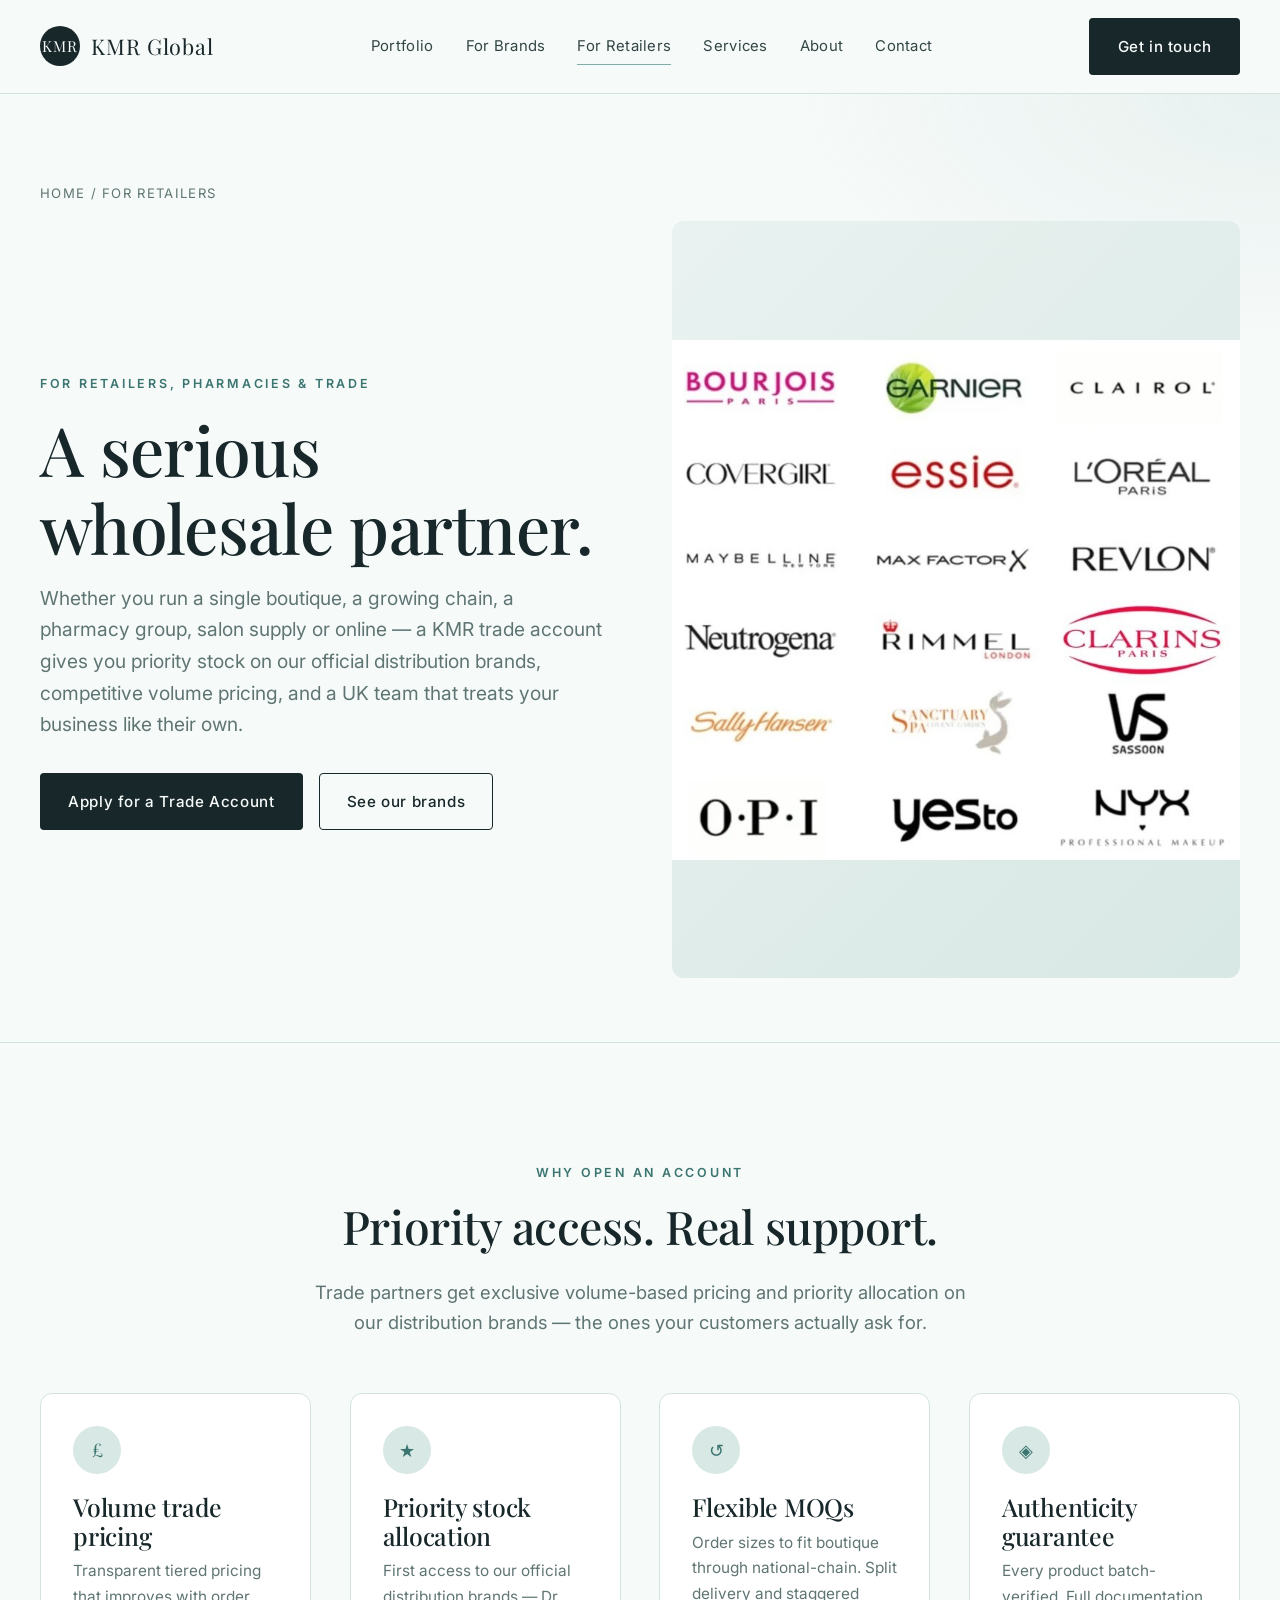
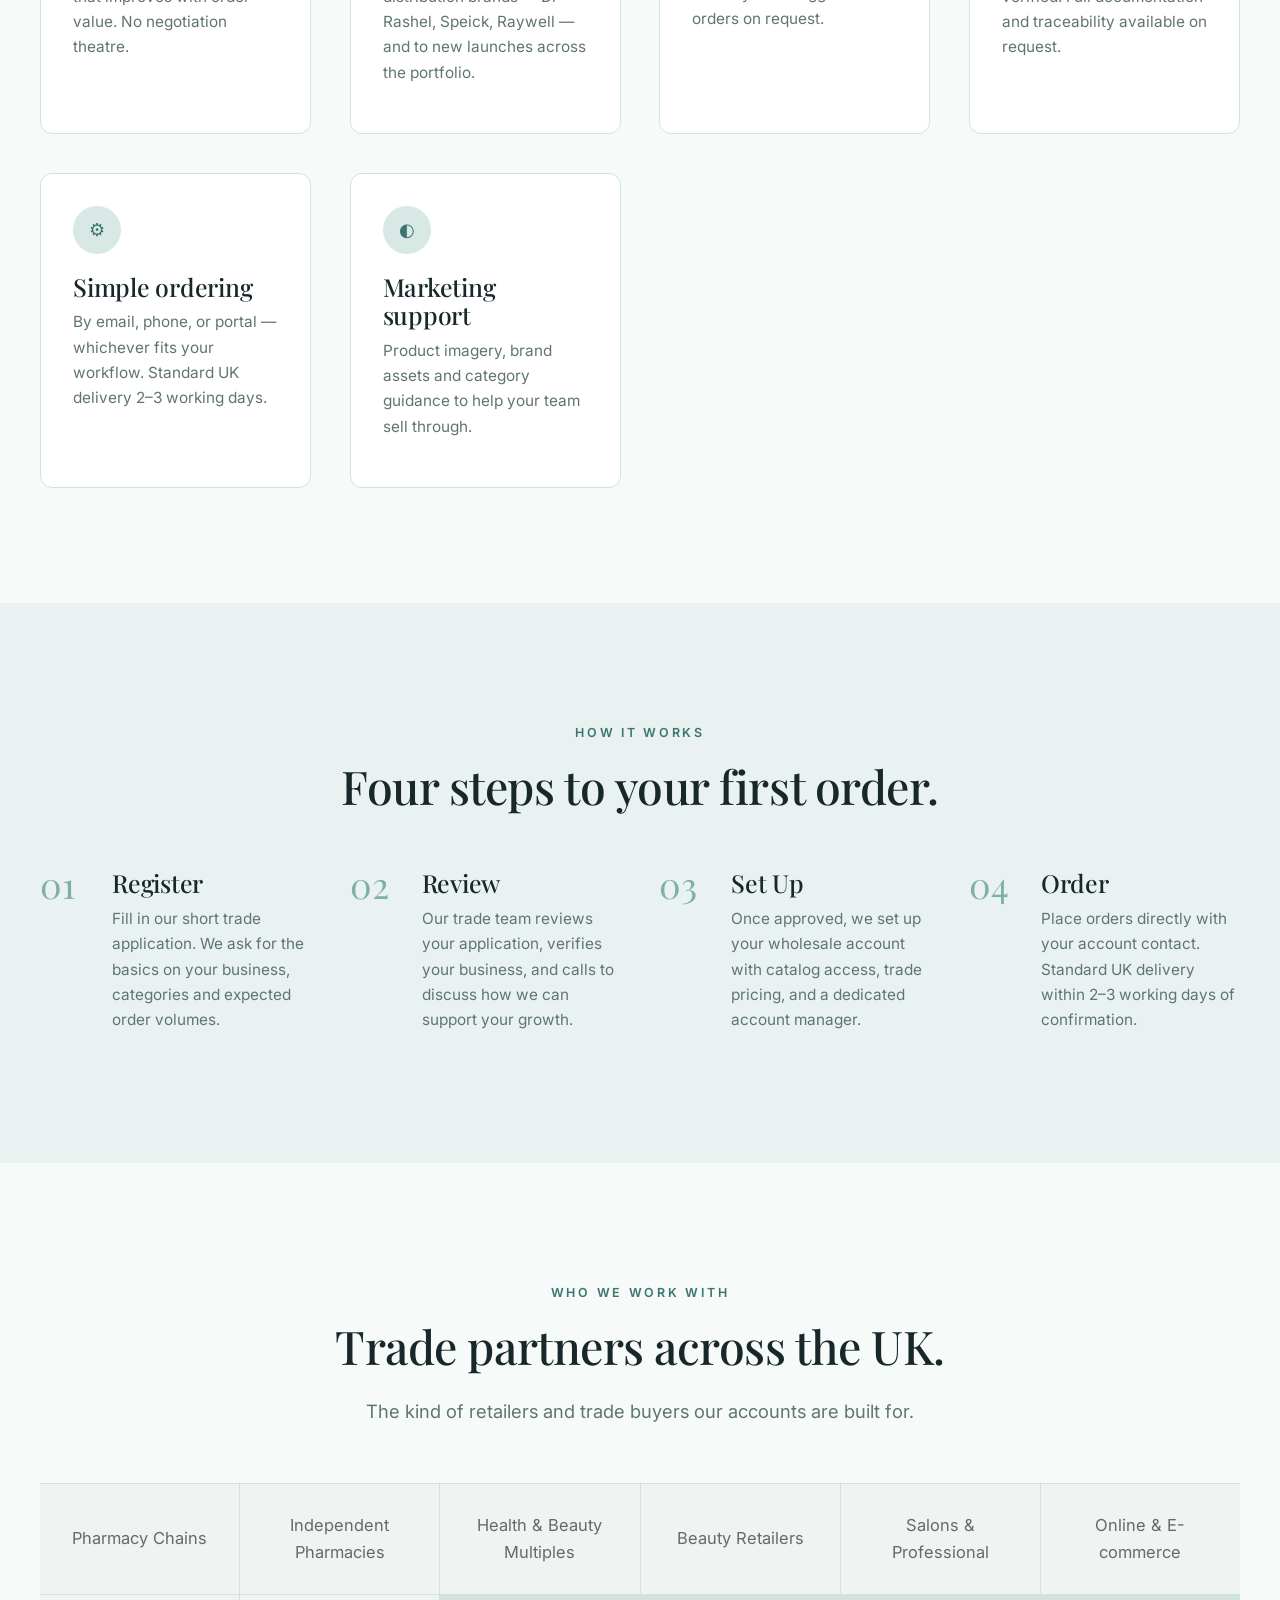
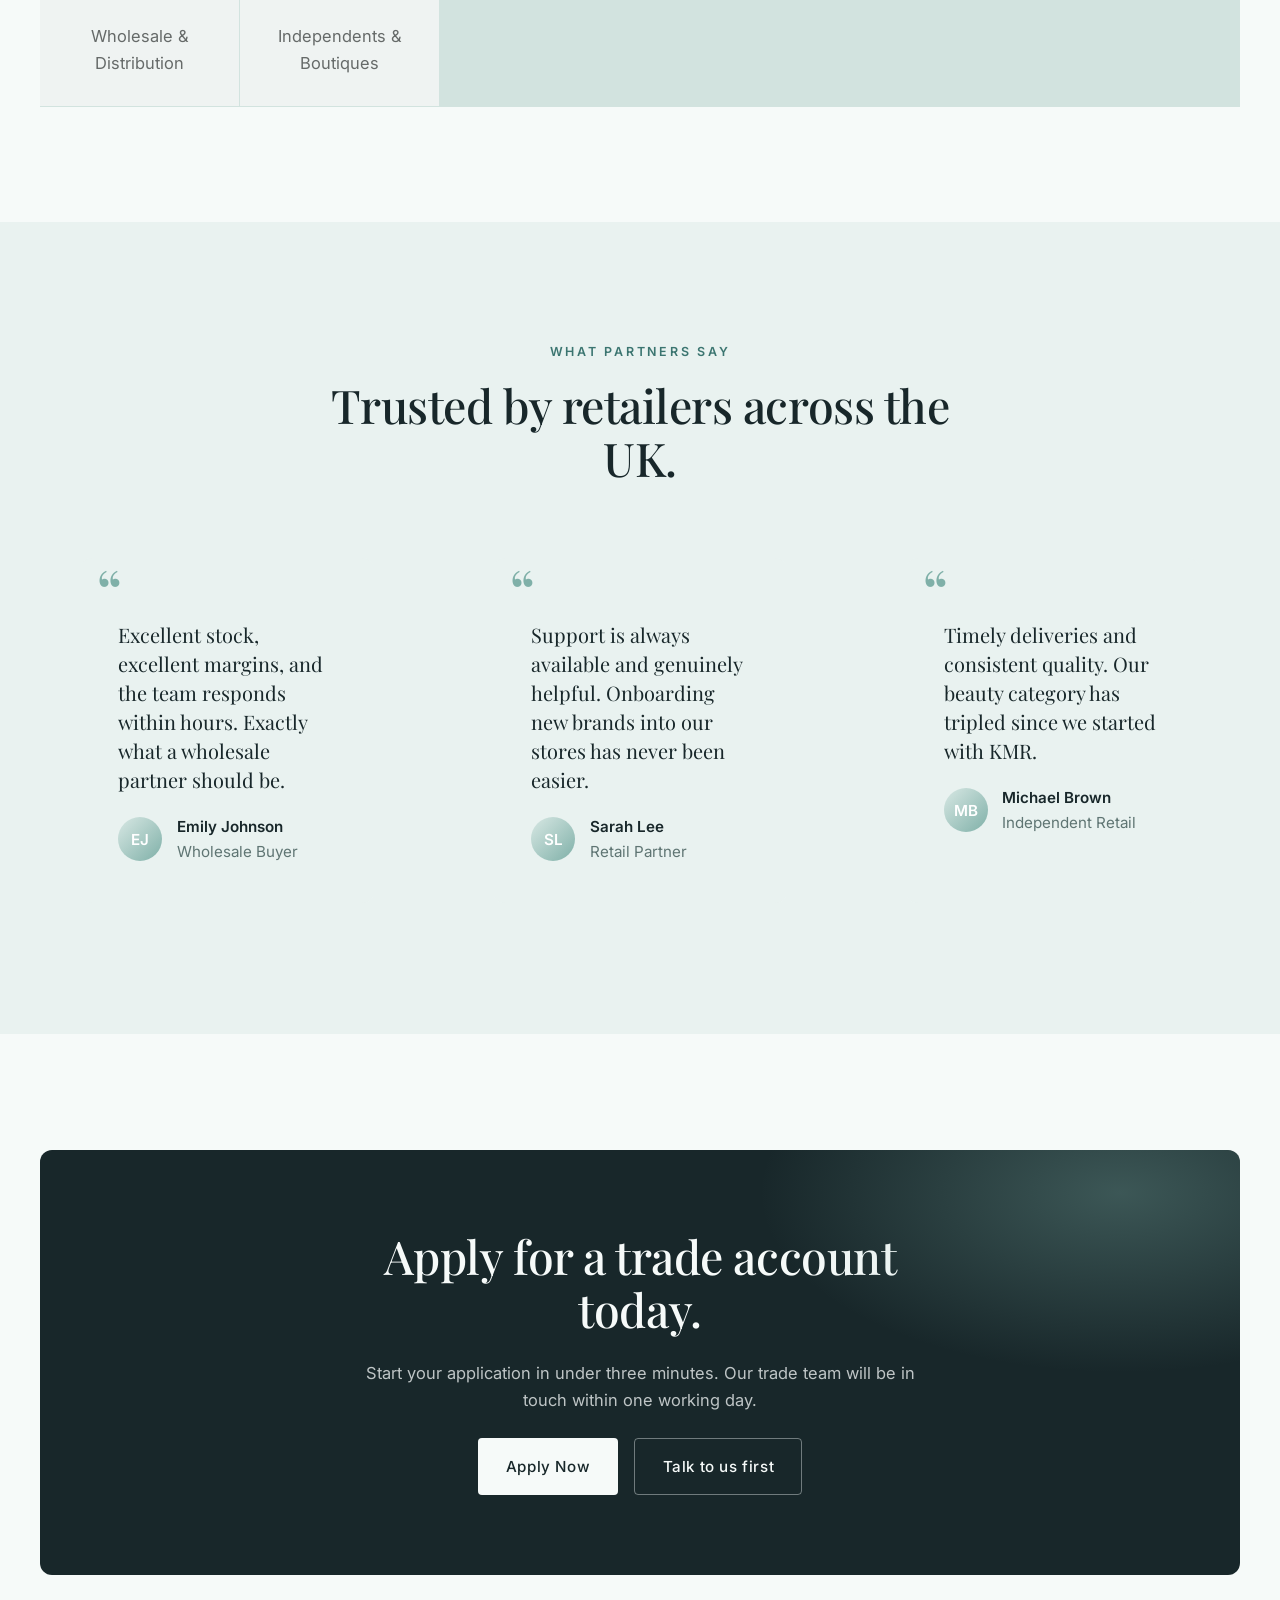
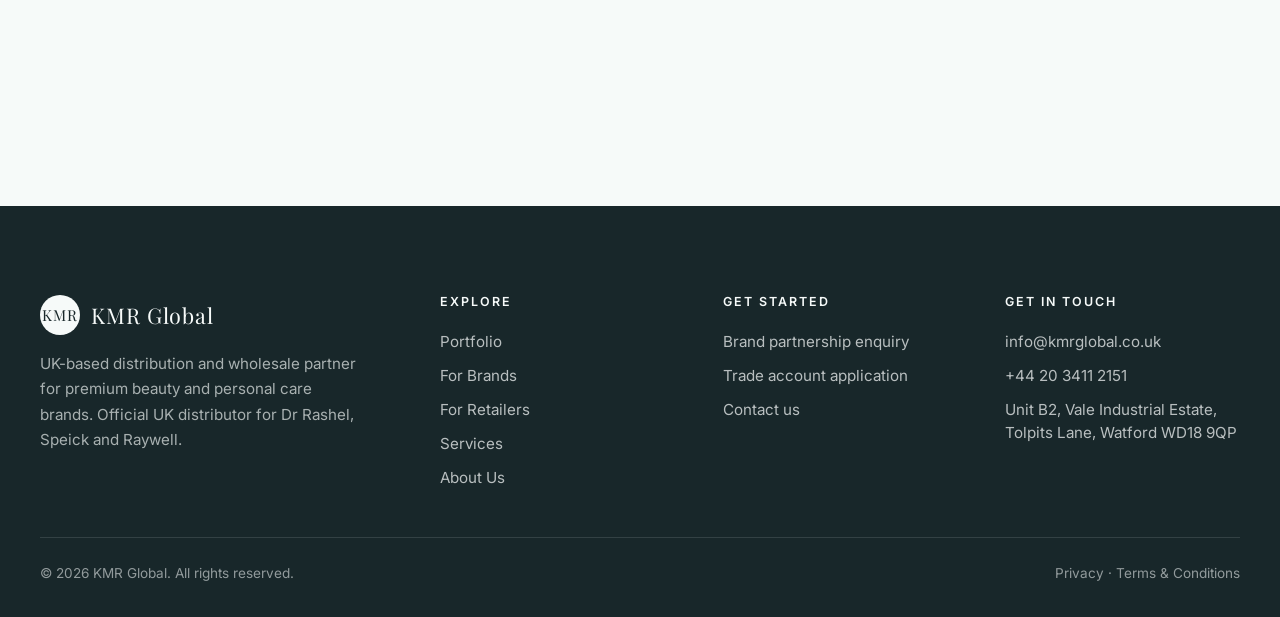
<file: wholesale.html>
<!DOCTYPE html>
<html lang="en">
<head>
  <meta charset="UTF-8" />
  <meta name="viewport" content="width=device-width, initial-scale=1.0" />
  <title>For Retailers — Wholesale Trade Accounts | KMR Global</title>
  <meta name="description" content="Open a KMR Global wholesale trade account. Priority stock on our official distribution brands, competitive volume pricing, and a UK team who knows your business." />
  <link rel="preconnect" href="https://fonts.googleapis.com" />
  <link rel="preconnect" href="https://fonts.gstatic.com" crossorigin />
  <link href="https://fonts.googleapis.com/css2?family=Inter:wght@300;400;500;600;700&family=Playfair+Display:wght@400;500;600&display=swap" rel="stylesheet" />
  <link rel="stylesheet" href="assets/styles.css" />
</head>
<body>

  <header class="site-header">
    <div class="container nav">
      <a href="index.html" class="brand"><span class="brand-mark">KMR</span><span>KMR Global</span></a>
      <nav class="nav-links" aria-label="Primary">
        <a href="portfolio.html">Portfolio</a>
        <a href="for-brands.html">For Brands</a>
        <a href="wholesale.html" class="active">For Retailers</a>
        <a href="services.html">Services</a>
        <a href="about.html">About</a>
        <a href="contact.html">Contact</a>
      </nav>
      <div class="nav-cta">
        <a href="inquiry.html" class="btn btn-primary">Get in touch</a>
        <button class="nav-toggle" aria-label="Menu" aria-expanded="false"><span></span></button>
      </div>
    </div>
    <div class="mobile-menu">
      <a href="portfolio.html">Portfolio</a><a href="for-brands.html">For Brands</a><a href="wholesale.html">For Retailers</a><a href="services.html">Services</a><a href="about.html">About</a><a href="contact.html">Contact</a>
      <a href="inquiry.html" class="btn btn-primary">Get in touch</a>
    </div>
  </header>

  <main>

    <section class="page-hero">
      <div class="container">
        <div class="crumbs"><a href="index.html">Home</a> / For Retailers</div>
        <div class="split" style="align-items: center;">
          <div>
            <span class="eyebrow">For retailers, pharmacies & trade</span>
            <h1>A serious wholesale partner.</h1>
            <p class="lead">Whether you run a single boutique, a growing chain, a pharmacy group, salon supply or online — a KMR trade account gives you priority stock on our official distribution brands, competitive volume pricing, and a UK team that treats your business like their own.</p>
            <div style="margin-top: 2rem; display: flex; gap: 1rem; flex-wrap: wrap;">
              <a href="inquiry.html" class="btn btn-primary">Apply for a Trade Account</a>
              <a href="portfolio.html" class="btn btn-outline">See our brands</a>
            </div>
          </div>
          <div class="section-image-tall" style="background-image: url('assets/brands/wholesale-cosmetic-brands.jpg'), linear-gradient(135deg, var(--cream), var(--blush)); background-size: contain; background-repeat: no-repeat; background-color: var(--white);"></div>
        </div>
      </div>
    </section>

    <!-- BENEFITS -->
    <section>
      <div class="container">
        <div class="section-title center">
          <span class="eyebrow">Why open an account</span>
          <h2>Priority access. Real support.</h2>
          <p class="lead">Trade partners get exclusive volume-based pricing and priority allocation on our distribution brands — the ones your customers actually ask for.</p>
        </div>
        <div class="grid grid-3">
          <div class="card"><div class="icon">£</div><h3>Volume trade pricing</h3><p>Transparent tiered pricing that improves with order value. No negotiation theatre.</p></div>
          <div class="card"><div class="icon">★</div><h3>Priority stock allocation</h3><p>First access to our official distribution brands — Dr Rashel, Speick, Raywell — and to new launches across the portfolio.</p></div>
          <div class="card"><div class="icon">↺</div><h3>Flexible MOQs</h3><p>Order sizes to fit boutique through national-chain. Split delivery and staggered orders on request.</p></div>
          <div class="card"><div class="icon">◈</div><h3>Authenticity guarantee</h3><p>Every product batch-verified. Full documentation and traceability available on request.</p></div>
          <div class="card"><div class="icon">⚙</div><h3>Simple ordering</h3><p>By email, phone, or portal — whichever fits your workflow. Standard UK delivery 2–3 working days.</p></div>
          <div class="card"><div class="icon">◐</div><h3>Marketing support</h3><p>Product imagery, brand assets and category guidance to help your team sell through.</p></div>
        </div>
      </div>
    </section>

    <!-- PROCESS -->
    <section style="background: var(--cream);">
      <div class="container">
        <div class="section-title center">
          <span class="eyebrow">How it works</span>
          <h2>Four steps to your first order.</h2>
        </div>
        <div class="grid grid-4 steps">
          <div class="step"><h3>Register</h3><p>Fill in our short trade application. We ask for the basics on your business, categories and expected order volumes.</p></div>
          <div class="step"><h3>Review</h3><p>Our trade team reviews your application, verifies your business, and calls to discuss how we can support your growth.</p></div>
          <div class="step"><h3>Set Up</h3><p>Once approved, we set up your wholesale account with catalog access, trade pricing, and a dedicated account manager.</p></div>
          <div class="step"><h3>Order</h3><p>Place orders directly with your account contact. Standard UK delivery within 2–3 working days of confirmation.</p></div>
        </div>
      </div>
    </section>

    <!-- WHO WE WORK WITH -->
    <section>
      <div class="container">
        <div class="section-title center">
          <span class="eyebrow">Who we work with</span>
          <h2>Trade partners across the UK.</h2>
          <p class="lead">The kind of retailers and trade buyers our accounts are built for.</p>
        </div>
        <div class="retailer-strip">
          <div>Pharmacy Chains</div>
          <div>Independent Pharmacies</div>
          <div>Health & Beauty Multiples</div>
          <div>Beauty Retailers</div>
          <div>Salons & Professional</div>
          <div>Online & E-commerce</div>
          <div>Wholesale & Distribution</div>
          <div>Independents & Boutiques</div>
        </div>
      </div>
    </section>

    <!-- TESTIMONIALS -->
    <section style="background: var(--cream);">
      <div class="container">
        <div class="section-title center">
          <span class="eyebrow">What partners say</span>
          <h2>Trusted by retailers across the UK.</h2>
        </div>
        <div class="grid grid-3">
          <blockquote class="quote"><p>Excellent stock, excellent margins, and the team responds within hours. Exactly what a wholesale partner should be.</p><footer><div class="avatar">EJ</div><div><strong>Emily Johnson</strong>Wholesale Buyer</div></footer></blockquote>
          <blockquote class="quote"><p>Support is always available and genuinely helpful. Onboarding new brands into our stores has never been easier.</p><footer><div class="avatar">SL</div><div><strong>Sarah Lee</strong>Retail Partner</div></footer></blockquote>
          <blockquote class="quote"><p>Timely deliveries and consistent quality. Our beauty category has tripled since we started with KMR.</p><footer><div class="avatar">MB</div><div><strong>Michael Brown</strong>Independent Retail</div></footer></blockquote>
        </div>
      </div>
    </section>

    <!-- CTA -->
    <section>
      <div class="container">
        <div class="cta-band center">
          <div class="container" style="width: min(100% - 3rem, 60ch);">
            <h2>Apply for a trade account today.</h2>
            <p>Start your application in under three minutes. Our trade team will be in touch within one working day.</p>
            <div style="display: flex; gap: 1rem; justify-content: center; flex-wrap: wrap; margin-top: 1.5rem;">
              <a href="inquiry.html" class="btn btn-primary">Apply Now</a>
              <a href="contact.html" class="btn btn-outline">Talk to us first</a>
            </div>
          </div>
        </div>
      </div>
    </section>

  </main>

  <footer class="site-footer">
    <div class="container">
      <div class="footer-top">
        <div class="footer-brand"><a href="index.html" class="brand"><span class="brand-mark">KMR</span><span>KMR Global</span></a><p>UK-based distribution and wholesale partner for premium beauty and personal care brands. Official UK distributor for Dr Rashel, Speick and Raywell.</p></div>
        <div class="footer-col"><h4>Explore</h4><ul><li><a href="portfolio.html">Portfolio</a></li><li><a href="for-brands.html">For Brands</a></li><li><a href="wholesale.html">For Retailers</a></li><li><a href="services.html">Services</a></li><li><a href="about.html">About Us</a></li></ul></div>
        <div class="footer-col"><h4>Get started</h4><ul><li><a href="for-brands.html">Brand partnership enquiry</a></li><li><a href="inquiry.html">Trade account application</a></li><li><a href="contact.html">Contact us</a></li></ul></div>
        <div class="footer-col"><h4>Get in touch</h4><ul><li><a href="mailto:info@kmrglobal.co.uk">info@kmrglobal.co.uk</a></li><li><a href="tel:+442034112151">+44 20 3411 2151</a></li><li>Unit B2, Vale Industrial Estate,<br/>Tolpits Lane, Watford WD18 9QP</li></ul></div>
      </div>
      <div class="footer-bottom"><span>© 2026 KMR Global. All rights reserved.</span><span><a href="#">Privacy</a> · <a href="#">Terms & Conditions</a></span></div>
    </div>
  </footer>

  <script src="assets/main.js"></script>
</body>
</html>
</file>
<file: assets/styles.css>
/* ===================================================================
   KMR Global — Premium Beauty Wholesale
   Clean, editorial, luxury B2B design system
   =================================================================== */

:root {
  /* Palette — soft pastel teal
     NB: the --rose-gold* names are kept so every page and inline style
     keeps working; only the values changed. They are the accent colour. */
  --ivory: #F6FAF9;          /* page background — barely-there teal white */
  --cream: #E9F2F0;          /* alternating section background — soft mint */
  --blush: #D8E8E4;          /* panels, gradients, icon chips — teal tint */
  --charcoal: #18272A;       /* headings — deep teal-black */
  --graphite: #324645;       /* body copy — teal-grey */
  --stone: #5F7573;          /* secondary copy — muted teal-grey */
  --rose-gold: #7FB0A8;      /* accent (decorative: rules, dots, quotes) */
  --rose-gold-deep: #3B7570; /* accent (text: eyebrows, links) */
  --line: #D2E3DF;           /* borders */
  --white: #FFFFFF;

  /* RGB channels for the rgba() usages further down */
  --ivory-rgb: 246, 250, 249;
  --charcoal-rgb: 24, 39, 42;
  --accent-rgb: 127, 176, 168;

  /* Type */
  --font-serif: "Playfair Display", "Cormorant Garamond", Georgia, "Times New Roman", serif;
  --font-sans: "Inter", -apple-system, BlinkMacSystemFont, "Segoe UI", Roboto, "Helvetica Neue", Arial, sans-serif;

  /* Rhythm */
  --container: 1240px;
  --gutter: clamp(1.25rem, 4vw, 2.5rem);
  --section-y: clamp(4rem, 9vw, 7.5rem);
  --radius: 4px;
  --radius-lg: 12px;

  /* Motion */
  --ease: cubic-bezier(.2,.7,.2,1);
}

/* ---------- Reset ---------- */
*, *::before, *::after { box-sizing: border-box; }
html { -webkit-text-size-adjust: 100%; scroll-behavior: smooth; }
body {
  margin: 0;
  font-family: var(--font-sans);
  font-size: 16.5px;
  line-height: 1.65;
  color: var(--graphite);
  background: var(--ivory);
  -webkit-font-smoothing: antialiased;
  text-rendering: optimizeLegibility;
}
img, svg, video { display: block; max-width: 100%; height: auto; }
button { font: inherit; cursor: pointer; border: 0; background: none; color: inherit; }
a { color: var(--charcoal); text-decoration: none; transition: color .2s var(--ease); }
a:hover { color: var(--rose-gold-deep); }
ul { margin: 0; padding: 0; list-style: none; }

/* ---------- Type ---------- */
h1, h2, h3, h4 { font-family: var(--font-serif); font-weight: 500; color: var(--charcoal); line-height: 1.15; margin: 0 0 .5em; letter-spacing: -.01em; }
h1 { font-size: clamp(2.4rem, 5.5vw, 4.25rem); }
h2 { font-size: clamp(1.9rem, 4vw, 2.9rem); }
h3 { font-size: clamp(1.25rem, 2vw, 1.55rem); font-weight: 600; }
h4 { font-size: 1.05rem; font-weight: 600; font-family: var(--font-sans); letter-spacing: .02em; }
p { margin: 0 0 1em; }
.eyebrow {
  display: inline-block;
  font-family: var(--font-sans);
  font-size: .78rem;
  font-weight: 600;
  letter-spacing: .22em;
  text-transform: uppercase;
  color: var(--rose-gold-deep);
  margin-bottom: 1rem;
}
.lead { font-size: 1.15rem; color: var(--stone); max-width: 62ch; }

/* ---------- Layout ---------- */
.container { width: min(100% - 2 * var(--gutter), var(--container)); margin-inline: auto; }
section { padding: var(--section-y) 0; }
.grid { display: grid; gap: clamp(1.25rem, 3vw, 2.5rem); }
.grid-2 { grid-template-columns: repeat(auto-fit, minmax(280px, 1fr)); }
.grid-3 { grid-template-columns: repeat(auto-fit, minmax(260px, 1fr)); }
.grid-4 { grid-template-columns: repeat(auto-fit, minmax(220px, 1fr)); }
.split { display: grid; grid-template-columns: 1fr 1fr; gap: clamp(2rem, 5vw, 4.5rem); align-items: center; }
@media (max-width: 820px) { .split { grid-template-columns: 1fr; } }
.center { text-align: center; }
.center .lead { margin-inline: auto; }

/* ---------- Buttons ---------- */
.btn {
  display: inline-flex;
  align-items: center;
  gap: .55rem;
  padding: .95rem 1.7rem;
  font-family: var(--font-sans);
  font-weight: 500;
  font-size: .95rem;
  letter-spacing: .04em;
  border-radius: var(--radius);
  transition: all .25s var(--ease);
  border: 1px solid transparent;
  white-space: nowrap;
}
.btn-primary { background: var(--charcoal); color: var(--ivory); }
.btn-primary:hover { background: var(--rose-gold-deep); color: var(--ivory); transform: translateY(-1px); }
.btn-outline { border-color: var(--charcoal); color: var(--charcoal); }
.btn-outline:hover { background: var(--charcoal); color: var(--ivory); }
.btn-ghost { color: var(--charcoal); padding-inline: .25rem; }
.btn-ghost::after { content: "→"; transition: transform .25s var(--ease); }
.btn-ghost:hover::after { transform: translateX(4px); }

/* ---------- Header ---------- */
.site-header {
  position: sticky; top: 0; z-index: 50;
  background: rgba(246, 250, 249, .88);
  backdrop-filter: saturate(1.4) blur(12px);
  -webkit-backdrop-filter: saturate(1.4) blur(12px);
  border-bottom: 1px solid var(--line);
}
.nav {
  display: flex; align-items: center; justify-content: space-between;
  padding: 1.1rem 0;
}
.brand { display: flex; align-items: center; gap: .7rem; font-family: var(--font-serif); font-size: 1.35rem; letter-spacing: .04em; color: var(--charcoal); }
.brand-mark {
  width: 40px; height: 40px; border-radius: 50%;
  background: var(--charcoal);
  color: var(--ivory);
  display: grid; place-items: center;
  font-family: var(--font-serif); font-size: .95rem; letter-spacing: .05em;
}
.nav-links { display: flex; align-items: center; gap: 2rem; }
.nav-links a { font-size: .93rem; letter-spacing: .02em; color: var(--graphite); position: relative; }
.nav-links a::after {
  content: ""; position: absolute; left: 0; right: 0; bottom: -6px;
  height: 1px; background: var(--rose-gold); transform: scaleX(0); transform-origin: left;
  transition: transform .3s var(--ease);
}
.nav-links a:hover::after, .nav-links a.active::after { transform: scaleX(1); }
.nav-cta { display: flex; align-items: center; gap: 1rem; }
.nav-toggle { display: none; }
.mobile-menu { display: none; }
@media (max-width: 900px) {
  .nav-links, .nav-cta .btn:not(.btn-primary) { display: none; }
  .nav-toggle {
    display: grid; place-items: center;
    width: 42px; height: 42px; border-radius: 50%;
    border: 1px solid var(--line);
  }
  .nav-toggle span, .nav-toggle span::before, .nav-toggle span::after {
    content: ""; display: block; width: 18px; height: 1.5px; background: var(--charcoal); position: relative; transition: transform .25s var(--ease);
  }
  .nav-toggle span::before { position: absolute; top: -6px; }
  .nav-toggle span::after { position: absolute; top: 6px; }
  .mobile-menu {
    /* Anchored to the header, not the viewport: .site-header has
       backdrop-filter, which makes it a containing block for fixed
       children. top:100% is correct at any header height. */
    position: absolute;
    top: 100%;
    left: 0;
    right: 0;
    bottom: auto;
    z-index: 60;

    display: flex;
    flex-direction: column;
    gap: 1.1rem;
    padding: 1.6rem var(--gutter) 2rem;

    background: var(--ivory);
    border-top: 1px solid var(--line);
    border-bottom: 1px solid var(--line);
    box-shadow: 0 24px 40px -24px rgba(24, 39, 42, .18);

    max-height: 78vh;
    overflow-y: auto;
    -webkit-overflow-scrolling: touch;

    /* Toggled by visibility, not by a transform distance */
    visibility: hidden;
    opacity: 0;
    pointer-events: none;
    transform: translateY(-6px);
    transition: opacity .2s var(--ease),
                transform .2s var(--ease),
                visibility .2s linear;
  }
  .mobile-menu.open {
    visibility: visible;
    opacity: 1;
    pointer-events: auto;
    transform: translateY(0);
  }
  .mobile-menu a { font-family: var(--font-serif); font-size: 1.5rem; }
  .mobile-menu .btn { align-self: flex-start; margin-top: 1rem; }
}

/* ---------- Hero ---------- */
.hero {
  position: relative;
  padding: clamp(5rem, 10vw, 8rem) 0 var(--section-y);
  overflow: hidden;
  background:
    radial-gradient(1200px 500px at 90% -10%, rgba(127,176,168,.16), transparent 60%),
    radial-gradient(900px 500px at 0% 100%, rgba(127,176,168,.10), transparent 60%),
    var(--ivory);
}
.hero-inner {
  display: grid;
  grid-template-columns: 1.15fr .95fr;
  gap: clamp(2rem, 6vw, 5rem);
  align-items: center;
}
@media (max-width: 900px) { .hero-inner { grid-template-columns: 1fr; } }
.hero h1 { margin-bottom: 1.25rem; }
.hero p.lead { font-size: 1.2rem; margin-bottom: 2rem; }
.hero-actions { display: flex; gap: 1rem; flex-wrap: wrap; }
.hero-visual {
  position: relative;
  aspect-ratio: 4/5;
  border-radius: var(--radius-lg);
  background:
    linear-gradient(140deg, var(--blush) 0%, var(--cream) 45%, var(--ivory) 100%);
  overflow: hidden;
  box-shadow: 0 30px 80px -30px rgba(24,39,42,.25);
}
.hero-visual::before, .hero-visual::after {
  content: ""; position: absolute; border-radius: 50%;
}
.hero-visual::before {
  width: 60%; aspect-ratio: 1; top: 12%; left: 20%;
  background: radial-gradient(circle at 30% 30%, rgba(255,255,255,.85), rgba(127,176,168,.35));
  filter: blur(0.5px);
}
.hero-visual::after {
  width: 35%; aspect-ratio: 1; bottom: 10%; right: 12%;
  background: radial-gradient(circle at 40% 40%, rgba(255,255,255,.7), rgba(24,39,42,.35));
}
.hero-badge {
  position: absolute; z-index: 2;
  bottom: 1.5rem; left: 1.5rem;
  background: var(--white);
  padding: 1rem 1.2rem;
  border-radius: var(--radius);
  font-size: .82rem; letter-spacing: .04em;
  box-shadow: 0 15px 40px -15px rgba(24,39,42,.2);
  display: flex; align-items: center; gap: .8rem;
}
.hero-badge strong { font-family: var(--font-serif); font-size: 1.5rem; color: var(--charcoal); display: block; line-height: 1; }
.hero-badge span { color: var(--stone); }

/* Marquee / trust bar */
.trust-strip {
  border-top: 1px solid var(--line);
  border-bottom: 1px solid var(--line);
  background: var(--cream);
  padding: 1.5rem 0;
}
.trust-strip .container {
  display: flex; align-items: center; gap: clamp(1.5rem, 4vw, 3.5rem);
  flex-wrap: wrap; justify-content: center;
  font-size: .82rem; letter-spacing: .2em; text-transform: uppercase; color: var(--stone);
}

/* ---------- Cards ---------- */
.card {
  background: var(--white);
  border: 1px solid var(--line);
  border-radius: var(--radius-lg);
  padding: clamp(1.5rem, 2.5vw, 2.2rem);
  transition: transform .3s var(--ease), box-shadow .3s var(--ease), border-color .3s var(--ease);
}
.card:hover { transform: translateY(-4px); box-shadow: 0 25px 50px -20px rgba(24,39,42,.15); border-color: var(--rose-gold); }
.card .icon {
  width: 48px; height: 48px; border-radius: 50%;
  background: var(--blush); color: var(--rose-gold-deep);
  display: grid; place-items: center; margin-bottom: 1.2rem;
  font-family: var(--font-serif); font-size: 1.15rem;
}
.card h3 { margin-bottom: .5rem; font-family: var(--font-serif); font-weight: 500; }
.card p { color: var(--stone); margin-bottom: 1rem; font-size: .96rem; }
.card a { font-size: .9rem; color: var(--rose-gold-deep); font-weight: 500; }

/* ---------- Feature blocks / editorial ---------- */
.feature-image {
  aspect-ratio: 5/4;
  border-radius: var(--radius-lg);
  background: linear-gradient(135deg, var(--cream) 0%, var(--blush) 100%);
  position: relative;
  overflow: hidden;
}
.feature-image::after {
  content: ""; position: absolute; inset: 0;
  background:
    radial-gradient(600px 300px at 20% 20%, rgba(255,255,255,.6), transparent),
    radial-gradient(400px 300px at 80% 80%, rgba(127,176,168,.35), transparent);
}
.section-title { max-width: 42rem; margin-inline: auto; margin-bottom: 3.5rem; }
.section-title.left { margin-inline: 0; }

/* ---------- Brand marquee ---------- */
.brand-grid {
  display: grid;
  grid-template-columns: repeat(auto-fit, minmax(140px, 1fr));
  gap: 1px;
  background: var(--line);
  border: 1px solid var(--line);
  border-radius: var(--radius-lg);
  overflow: hidden;
}
.brand-tile {
  background: var(--white);
  padding: 1.75rem 1rem;
  min-height: 110px;
  display: grid; place-items: center;
  font-family: var(--font-serif); font-size: 1.05rem; letter-spacing: .05em;
  color: var(--graphite);
  transition: background .25s var(--ease), color .25s var(--ease);
  text-align: center;
}
.brand-tile:hover { background: var(--cream); color: var(--charcoal); }
.brand-tile span { display: block; font-family: var(--font-sans); font-size: .68rem; letter-spacing: .2em; text-transform: uppercase; color: var(--stone); margin-top: .3rem; }

/* ---------- Process steps ---------- */
.steps { counter-reset: step; }
.step { position: relative; padding-left: 4.5rem; }
.step::before {
  counter-increment: step;
  content: "0" counter(step);
  position: absolute; left: 0; top: -.2rem;
  font-family: var(--font-serif); font-size: 2.25rem; color: var(--rose-gold); line-height: 1;
}
.step h3 { margin-bottom: .5rem; font-family: var(--font-serif); font-weight: 500; }
.step p { color: var(--stone); font-size: .96rem; }

/* ---------- Stats ---------- */
.stats {
  display: grid;
  grid-template-columns: repeat(auto-fit, minmax(160px, 1fr));
  gap: 2rem;
  padding: 2.5rem 0;
  border-top: 1px solid var(--line);
  border-bottom: 1px solid var(--line);
}
.stat-num { font-family: var(--font-serif); font-size: clamp(2.25rem, 4vw, 3rem); color: var(--charcoal); line-height: 1; margin-bottom: .35rem; }
.stat-lbl { font-size: .82rem; letter-spacing: .15em; text-transform: uppercase; color: var(--stone); }

/* ---------- Testimonial ---------- */
.quote {
  background: var(--cream);
  border-radius: var(--radius-lg);
  padding: clamp(1.75rem, 3vw, 2.5rem);
  position: relative;
}
.quote::before {
  content: "\201C"; font-family: var(--font-serif); font-size: 4rem;
  color: var(--rose-gold); position: absolute; top: .1rem; left: 1rem; line-height: 1;
}
.quote p { font-family: var(--font-serif); font-size: 1.25rem; line-height: 1.45; color: var(--charcoal); margin: 1.5rem 0 1.25rem; }
.quote footer { display: flex; align-items: center; gap: .9rem; font-size: .95rem; color: var(--stone); }
.quote footer strong { display: block; color: var(--charcoal); font-weight: 600; font-family: var(--font-sans); }
.avatar {
  width: 44px; height: 44px; border-radius: 50%;
  background: linear-gradient(135deg, var(--blush), var(--rose-gold));
  color: var(--white); display: grid; place-items: center; font-weight: 600; font-size: .95rem;
}

/* ---------- CTA band ---------- */
.cta-band {
  background: var(--charcoal);
  color: var(--ivory);
  padding: clamp(3rem, 7vw, 5rem) 0;
  border-radius: var(--radius-lg);
  overflow: hidden;
  position: relative;
}
.cta-band::before {
  content: ""; position: absolute; inset: 0;
  background: radial-gradient(600px 300px at 90% 10%, rgba(127,176,168,.35), transparent 60%);
  pointer-events: none;
}
.cta-band h2 { color: var(--ivory); }
.cta-band p { color: rgba(246,250,249,.75); max-width: 55ch; margin-inline: auto; }
.cta-band .btn-primary { background: var(--ivory); color: var(--charcoal); }
.cta-band .btn-primary:hover { background: var(--rose-gold); color: var(--ivory); }
.cta-band .btn-outline { border-color: rgba(246,250,249,.4); color: var(--ivory); }
.cta-band .btn-outline:hover { background: var(--ivory); color: var(--charcoal); border-color: var(--ivory); }

/* ---------- FAQ ---------- */
.faq-list { display: grid; gap: .75rem; }
details.faq {
  background: var(--white);
  border: 1px solid var(--line);
  border-radius: var(--radius);
  padding: 1.2rem 1.5rem;
  transition: border-color .2s var(--ease);
}
details.faq[open] { border-color: var(--rose-gold); }
details.faq summary {
  list-style: none; cursor: pointer;
  display: flex; align-items: center; justify-content: space-between; gap: 1rem;
  font-family: var(--font-serif); font-size: 1.1rem; color: var(--charcoal);
}
details.faq summary::-webkit-details-marker { display: none; }
details.faq summary::after {
  content: "+"; font-family: var(--font-serif); font-size: 1.6rem; color: var(--rose-gold-deep); transition: transform .2s var(--ease); line-height: 1;
}
details.faq[open] summary::after { transform: rotate(45deg); }
details.faq p { margin: 1rem 0 0; color: var(--stone); }

/* ---------- Form ---------- */
.form-card {
  background: var(--white);
  border: 1px solid var(--line);
  border-radius: var(--radius-lg);
  padding: clamp(1.75rem, 3vw, 2.75rem);
  box-shadow: 0 20px 60px -30px rgba(24,39,42,.15);
}
.form-grid { display: grid; grid-template-columns: 1fr 1fr; gap: 1.25rem; }
@media (max-width: 640px) { .form-grid { grid-template-columns: 1fr; } }
.form-field { display: flex; flex-direction: column; }
.form-field.full { grid-column: 1 / -1; }
.form-field label {
  font-size: .82rem; letter-spacing: .08em; text-transform: uppercase;
  color: var(--graphite); margin-bottom: .5rem; font-weight: 500;
}
.form-field label .req { color: var(--rose-gold-deep); }
.form-field input, .form-field select, .form-field textarea {
  font: inherit; padding: .85rem 1rem;
  border: 1px solid var(--line); border-radius: var(--radius);
  background: var(--ivory);
  color: var(--charcoal);
  transition: border-color .2s var(--ease), background .2s var(--ease);
}
.form-field textarea { resize: vertical; min-height: 130px; }
.form-field input:focus, .form-field select:focus, .form-field textarea:focus {
  outline: none; border-color: var(--rose-gold); background: var(--white);
}
.form-note { font-size: .82rem; color: var(--stone); margin-top: 1rem; }
.form-success {
  display: none; padding: 1rem 1.2rem;
  background: var(--cream); border-left: 3px solid var(--rose-gold);
  border-radius: var(--radius); margin-top: 1rem; font-size: .95rem;
}
.form-success.visible { display: block; }

/* ---------- Contact ---------- */
.contact-grid { display: grid; grid-template-columns: 1fr 1fr; gap: clamp(2rem, 4vw, 3.5rem); align-items: start; }
@media (max-width: 820px) { .contact-grid { grid-template-columns: 1fr; } }
.contact-item { padding: 1.5rem 0; border-bottom: 1px solid var(--line); display: grid; grid-template-columns: 48px 1fr; gap: 1.25rem; align-items: start; }
.contact-item:first-child { padding-top: 0; }
.contact-icon {
  width: 42px; height: 42px; border-radius: 50%;
  background: var(--cream); color: var(--rose-gold-deep);
  display: grid; place-items: center; font-family: var(--font-serif);
}
.contact-item h4 { font-family: var(--font-sans); font-size: .78rem; letter-spacing: .16em; text-transform: uppercase; color: var(--stone); margin-bottom: .3rem; }
.contact-item p { margin: 0; color: var(--charcoal); font-size: 1.05rem; }
.contact-item a { color: var(--charcoal); }
.contact-item a:hover { color: var(--rose-gold-deep); }

/* ---------- Team ---------- */
.team-grid { display: grid; grid-template-columns: repeat(auto-fit, minmax(220px, 1fr)); gap: 2rem; }
.team-card { text-align: center; }
.team-avatar {
  width: 100%; aspect-ratio: 1; border-radius: var(--radius-lg);
  background: linear-gradient(135deg, var(--blush) 0%, var(--cream) 100%);
  margin-bottom: 1.25rem; display: grid; place-items: center;
  font-family: var(--font-serif); font-size: 3.5rem; color: var(--rose-gold-deep);
  position: relative; overflow: hidden;
}
.team-avatar::after {
  content: ""; position: absolute; inset: 0;
  background: radial-gradient(circle at 30% 30%, rgba(255,255,255,.5), transparent 60%);
}
.team-card h3 { margin-bottom: .2rem; font-family: var(--font-serif); font-weight: 500; }
.team-role { font-size: .78rem; letter-spacing: .18em; text-transform: uppercase; color: var(--rose-gold-deep); margin-bottom: .75rem; }
.team-card p { color: var(--stone); font-size: .93rem; }

/* ---------- Footer ---------- */
.site-footer {
  background: var(--charcoal); color: var(--ivory);
  padding: clamp(4rem, 7vw, 6rem) 0 2rem;
  margin-top: var(--section-y);
}
.footer-top {
  display: grid;
  grid-template-columns: 1.5fr repeat(3, 1fr);
  gap: 3rem;
  padding-bottom: 3rem;
  border-bottom: 1px solid rgba(246,250,249,.12);
}
@media (max-width: 820px) { .footer-top { grid-template-columns: 1fr 1fr; gap: 2rem; } }
@media (max-width: 520px) { .footer-top { grid-template-columns: 1fr; } }
.footer-brand .brand { color: var(--ivory); }
.footer-brand .brand-mark { background: var(--ivory); color: var(--charcoal); }
.footer-brand p { color: rgba(246,250,249,.65); margin-top: 1rem; max-width: 32ch; font-size: .95rem; }
.footer-col h4 { color: var(--ivory); font-family: var(--font-sans); font-size: .78rem; letter-spacing: .16em; text-transform: uppercase; margin-bottom: 1.25rem; }
.footer-col ul { display: grid; gap: .65rem; }
.footer-col a { color: rgba(246,250,249,.72); font-size: .95rem; }
/* KMR-FOOTER-LI - address is plain <li> text, so it missed the <a> styling */
.footer-col li { font-size: .95rem; color: rgba(246,250,249,.72); line-height: 1.55; }
.footer-col a:hover { color: var(--rose-gold); }
.footer-bottom { padding-top: 1.5rem; display: flex; flex-wrap: wrap; gap: 1rem; justify-content: space-between; font-size: .85rem; color: rgba(246,250,249,.55); }
.footer-bottom a { color: rgba(246,250,249,.55); }
.footer-bottom a:hover { color: var(--rose-gold); }

/* ---------- Page hero (interior) ---------- */
.page-hero {
  padding: clamp(4rem, 7vw, 6rem) 0 clamp(3rem, 5vw, 4rem);
  border-bottom: 1px solid var(--line);
  background:
    radial-gradient(800px 400px at 100% 0%, rgba(127,176,168,.12), transparent 60%),
    var(--ivory);
}
.page-hero h1 { margin-bottom: 1rem; }
.page-hero .lead { font-size: 1.2rem; }
.crumbs { font-size: .82rem; letter-spacing: .1em; text-transform: uppercase; color: var(--stone); margin-bottom: 1rem; }
.crumbs a { color: var(--stone); }

/* ---------- Image treatments ---------- */
.img-cover {
  background-size: cover;
  background-position: center;
  background-repeat: no-repeat;
  border-radius: var(--radius-lg);
  overflow: hidden;
}
.hero-photo {
  aspect-ratio: 4/5;
  border-radius: var(--radius-lg);
  background-size: cover;
  background-position: center;
  box-shadow: 0 30px 80px -30px rgba(24,39,42,.35);
  position: relative;
  overflow: hidden;
}
.hero-photo::after {
  content: "";
  position: absolute; inset: 0;
  background: linear-gradient(180deg, transparent 40%, rgba(24,39,42,.15) 100%);
}
.section-image { aspect-ratio: 5/4; background-size: cover; background-position: center; border-radius: var(--radius-lg); }
.section-image-tall { aspect-ratio: 3/4; background-size: cover; background-position: center; border-radius: var(--radius-lg); }

/* ---------- Distribution brand rolling banner (marquee) ---------- */
.brand-banner {
  position: relative;
  overflow: hidden;
  padding: 1rem 0;
  /* Soft fade on left and right edges */
  mask-image: linear-gradient(90deg, transparent 0, black 6%, black 94%, transparent 100%);
  -webkit-mask-image: linear-gradient(90deg, transparent 0, black 6%, black 94%, transparent 100%);
}
.brand-banner-track {
  display: flex;
  gap: 2rem;
  width: max-content;
  animation: brand-scroll 40s linear infinite;
}
.brand-banner:hover .brand-banner-track { animation-play-state: paused; }
.brand-banner-slide {
  flex: 0 0 380px;
  max-width: 380px;
}
@media (max-width: 720px) {
  .brand-banner-slide { flex-basis: 300px; max-width: 300px; }
}
@keyframes brand-scroll {
  from { transform: translateX(0); }
  to { transform: translateX(calc(-50% - 1rem)); }
}

/* ---------- Distribution brand card (headline brands) ---------- */
.dist-grid { display: grid; grid-template-columns: repeat(auto-fit, minmax(280px, 1fr)); gap: 2rem; }
.dist-card {
  background: var(--white);
  border: 1px solid var(--line);
  border-radius: var(--radius-lg);
  overflow: hidden;
  transition: transform .3s var(--ease), box-shadow .3s var(--ease);
  display: flex; flex-direction: column;
}
.dist-card:hover { transform: translateY(-5px); box-shadow: 0 30px 60px -25px rgba(24,39,42,.2); }
.dist-card .dist-img { aspect-ratio: 4/3; background-size: cover; background-position: center; position: relative; }
.dist-card .dist-tag {
  position: absolute; top: 1rem; left: 1rem;
  background: rgba(24,39,42,.9); color: var(--ivory);
  padding: .35rem .85rem;
  font-size: .68rem; letter-spacing: .16em; text-transform: uppercase; border-radius: 999px;
  backdrop-filter: blur(6px);
}
.dist-card .dist-body { padding: 1.75rem; }
.dist-card h3 { font-family: var(--serif); font-size: 1.75rem; font-weight: 500; margin-bottom: .35rem; }
.dist-card .dist-country { font-size: .78rem; letter-spacing: .16em; text-transform: uppercase; color: var(--rose-gold-deep); margin-bottom: 1rem; }
.dist-card p { color: var(--stone); font-size: .95rem; margin-bottom: 1rem; }
.dist-card .dist-cats { display: flex; flex-wrap: wrap; gap: .4rem; margin-top: 1rem; }
.dist-card .dist-cats span { font-size: .72rem; padding: .3rem .7rem; background: var(--cream); color: var(--graphite); border-radius: 999px; letter-spacing: .04em; }

/* ---------- Audience selector (dual-CTA) ---------- */
.audience-grid { display: grid; grid-template-columns: 1fr 1fr; gap: 1.5rem; }
@media (max-width: 720px) { .audience-grid { grid-template-columns: 1fr; } }
.audience-card {
  padding: 2rem;
  border-radius: var(--radius-lg);
  border: 1px solid var(--line);
  background: var(--white);
  transition: all .3s var(--ease);
  display: flex; flex-direction: column;
  min-height: 260px;
}
.audience-card:hover { border-color: var(--rose-gold); transform: translateY(-3px); box-shadow: 0 25px 50px -20px rgba(24,39,42,.15); }
.audience-card .aud-tag { font-size: .72rem; letter-spacing: .2em; text-transform: uppercase; color: var(--rose-gold-deep); margin-bottom: .8rem; font-weight: 600; }
.audience-card h3 { font-family: var(--serif); font-size: 1.65rem; font-weight: 500; margin-bottom: .8rem; line-height: 1.2; }
.audience-card p { color: var(--stone); font-size: .98rem; margin-bottom: 1.5rem; flex: 1; }
.audience-card .btn { align-self: flex-start; }

/* ---------- Retailer logo strip ---------- */
.retailer-strip {
  display: grid;
  /* KMR-STRIP-GRID */ grid-template-columns: repeat(auto-fit, minmax(190px, 1fr));
  gap: 1px;
  background: var(--line);
  border-top: 1px solid var(--line);
  border-bottom: 1px solid var(--line);
}
.retailer-strip > div {
  background: var(--ivory);
  padding: 1.75rem 1rem;
  text-align: center;
  min-height: 100px;
  display: grid; place-items: center;
  transition: background .25s;
  filter: grayscale(1);
  opacity: .75;
}
.retailer-strip > div:hover { background: var(--white); filter: none; opacity: 1; }
.retailer-strip svg { max-width: 100%; height: auto; }

/* ---------- Brand logo band (on distribution cards) ---------- */
.brand-logo-band {
  background: var(--white);
  border-bottom: 1px solid var(--line);
  padding: 1.5rem 1rem;
  display: grid; place-items: center;
  min-height: 80px;
}
.brand-logo-band svg { max-width: 180px; height: auto; }

/* ---------- Wholesale brands grid with logos ---------- */
.wholesale-logo-grid {
  display: grid;
  grid-template-columns: repeat(auto-fit, minmax(180px, 1fr));
  gap: 1px;
  background: var(--line);
  border: 1px solid var(--line);
  border-radius: var(--radius-lg);
  overflow: hidden;
}
.wholesale-logo-grid > div {
  background: var(--white);
  padding: 2rem 1.5rem;
  min-height: 130px;
  display: grid; place-items: center;
  transition: background .25s, filter .25s;
  filter: grayscale(1);
  opacity: .8;
}
.wholesale-logo-grid > div:hover { background: var(--cream); filter: none; opacity: 1; }
.wholesale-logo-grid svg { max-width: 100%; height: auto; }

/* ---------- Utility ---------- */
.mt-0 { margin-top: 0; }
.mb-0 { margin-bottom: 0; }
.text-stone { color: var(--stone); }
.divider { height: 1px; background: var(--line); border: 0; margin: 3rem 0; }

/* ===================================================================
   Mobile refinements
   Adapts proportions for phones rather than just shrinking the desktop
   layout. Marker below prevents duplicate appends.
   KMR-MOBILE-PASS-V1
   =================================================================== */

@media (max-width: 640px) {

  /* Tighter vertical rhythm - desktop spacing made the page endless */
  :root { --section-y: clamp(2.75rem, 9vw, 4rem); }
  .section-title { margin-bottom: 2rem; }

  /* Type sized for a phone, not a scaled-down desktop */
  h1 { font-size: clamp(1.95rem, 8.5vw, 2.5rem); line-height: 1.12; }
  h2 { font-size: clamp(1.55rem, 6.5vw, 2rem); }
  h3 { font-size: 1.15rem; }
  .lead { font-size: 1rem; }
  .hero p.lead, .page-hero .lead { font-size: 1.02rem; }
  .eyebrow { font-size: .7rem; letter-spacing: .18em; margin-bottom: .75rem; }

  /* Hero: 4/5 portrait at full width was eating a whole screen height */
  .hero { padding-top: 2.5rem; }
  .hero-photo { aspect-ratio: 4/3; }
  .hero-actions { gap: .65rem; }
  .hero-actions .btn { width: 100%; justify-content: center; }

  /* Interior imagery - same problem, same fix */
  .section-image-tall { aspect-ratio: 4/3; }
  .section-image { aspect-ratio: 16/10; }
  .feature-image { aspect-ratio: 16/10; }
  .page-hero { padding-bottom: 2rem; }

  /* Brand marquee - card was taller than the viewport */
  .brand-banner-slide { flex-basis: 268px; max-width: 268px; }
  .brand-banner-track { gap: 1.25rem; }
  .dist-card .dist-img { aspect-ratio: 16/11; }
  .dist-card .dist-body { padding: 1.25rem; }
  .dist-card h3 { font-size: 1.4rem; }
  .dist-card .dist-country { margin-bottom: .75rem; }
  .brand-logo-band { min-height: 64px; padding: 1rem .75rem; }
  .brand-logo-band svg { max-width: 140px; }

  /* Process steps - reclaim the 72px of left padding */
  .step { padding-left: 0; padding-top: 2.6rem; }
  .step::before { font-size: 1.85rem; top: 0; }

  /* Trust strip - stop phrases breaking mid-word */
  .trust-strip { padding: 1.1rem 0; }
  .trust-strip .container { gap: .5rem 1rem; font-size: .68rem; letter-spacing: .14em; }

  /* Cards, quotes, forms */
  .card { padding: 1.35rem; }
  .card .icon { width: 42px; height: 42px; margin-bottom: .9rem; }
  .form-card { padding: 1.25rem; }
  .quote { padding: 1.35rem; }
  .quote p { font-size: 1.05rem; margin: 1.1rem 0 1rem; }
  .quote::before { font-size: 2.6rem; top: .2rem; left: .7rem; }

  /* Audience cards */
  .audience-card { padding: 1.5rem; min-height: 0; }
  .audience-card h3 { font-size: 1.35rem; }
  .audience-card .btn { width: 100%; justify-content: center; }

  /* Stats and logo grids read better 2-up than stretched 1-up */
  .stats { grid-template-columns: 1fr 1fr; gap: 1.25rem; padding: 1.75rem 0; }
  .stat-num { font-size: 2rem; }
  .retailer-strip { grid-template-columns: 1fr 1fr; }
  .retailer-strip > div { min-height: 78px; padding: 1.1rem .75rem; }
  .wholesale-logo-grid { grid-template-columns: 1fr 1fr; }
  .wholesale-logo-grid > div { min-height: 96px; padding: 1.1rem .75rem; }

  /* CTA band */
  .cta-band { padding: 2.25rem 1.25rem; }
  .cta-band .btn { width: 100%; justify-content: center; }

  /* Comfortable tap targets */
  .nav-toggle { width: 46px; height: 46px; }
  .footer-col a, .footer-bottom a { display: inline-block; padding: .2rem 0; }

  /* 16px minimum stops iOS Safari zooming the page on field focus */
  .form-field input,
  .form-field select,
  .form-field textarea { font-size: 16px; }
}

/* Very narrow phones */
@media (max-width: 400px) {
  .brand-banner-slide { flex-basis: 240px; max-width: 240px; }
  .stats { grid-template-columns: 1fr; }
  .trust-strip .container { font-size: .64rem; }
}

/* An infinitely scrolling banner can trigger vestibular discomfort */
@media (prefers-reduced-motion: reduce) {
  .brand-banner-track { animation: none; }
  html { scroll-behavior: auto; }
  .card, .dist-card, .audience-card { transition: none; }
}

/* KMR-BURGER-X */
@media (max-width: 900px) {
  .nav-toggle[aria-expanded="true"] span { background: transparent; }
  .nav-toggle[aria-expanded="true"] span::before { transform: translateY(6px) rotate(45deg); }
  .nav-toggle[aria-expanded="true"] span::after  { transform: translateY(-6px) rotate(-45deg); }
  .mobile-menu a { font-family: var(--font-serif); font-size: 1.3rem; padding: .35rem 0; }
  .mobile-menu .btn { align-self: stretch; justify-content: center; margin-top: .6rem; font-family: var(--font-sans); font-size: .95rem; }
}
</file>
